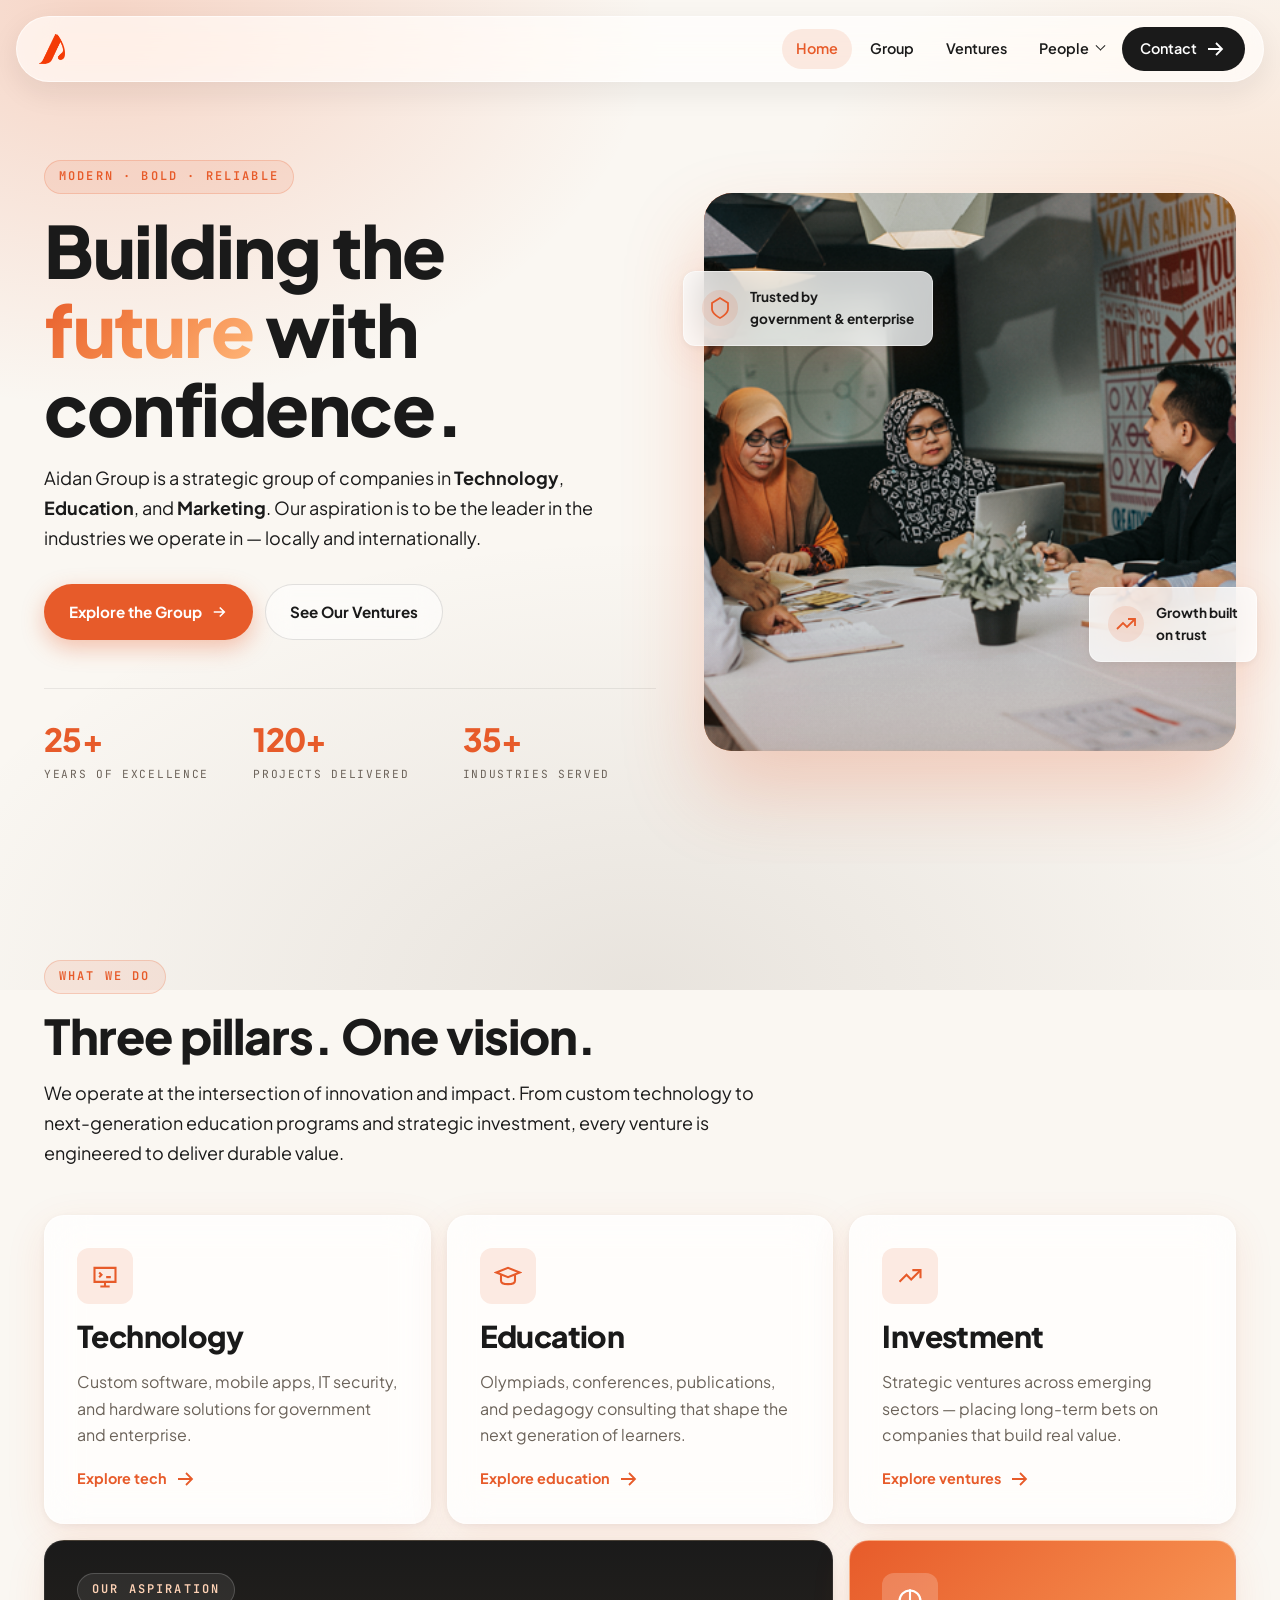
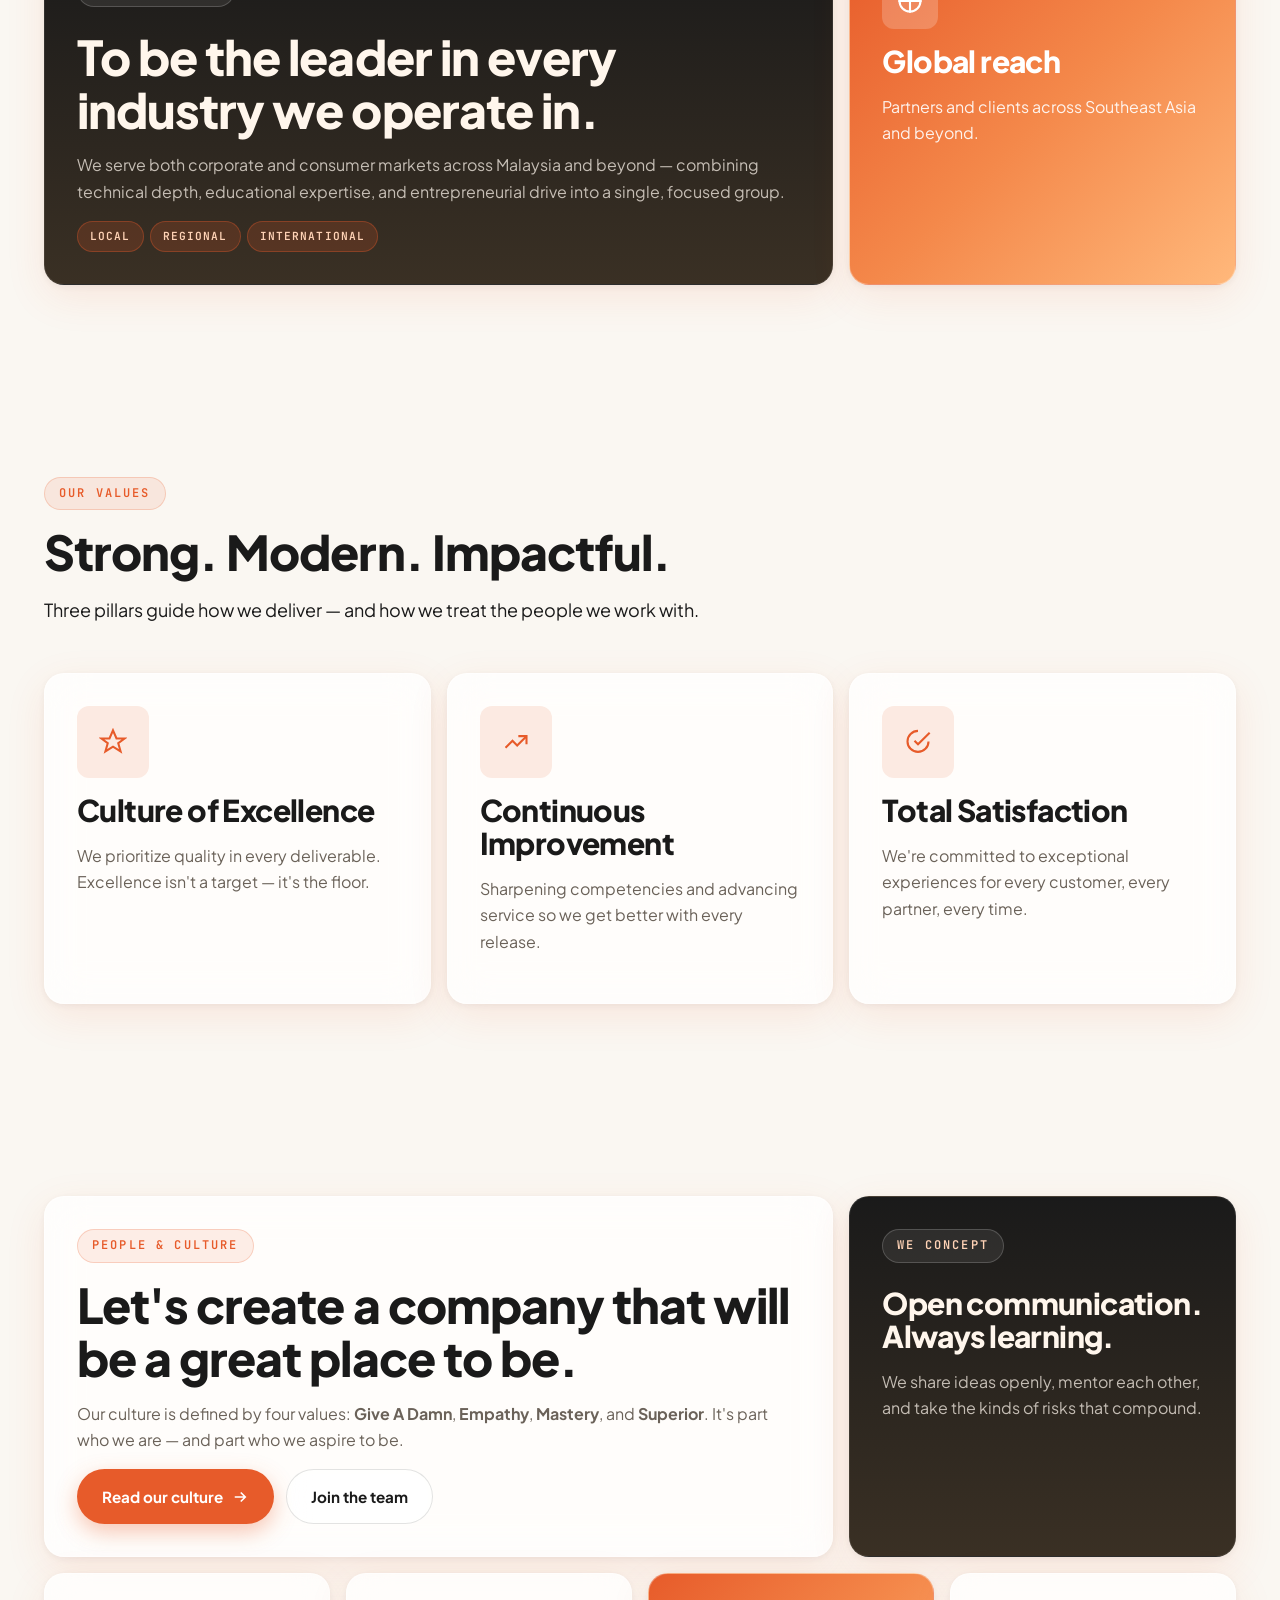
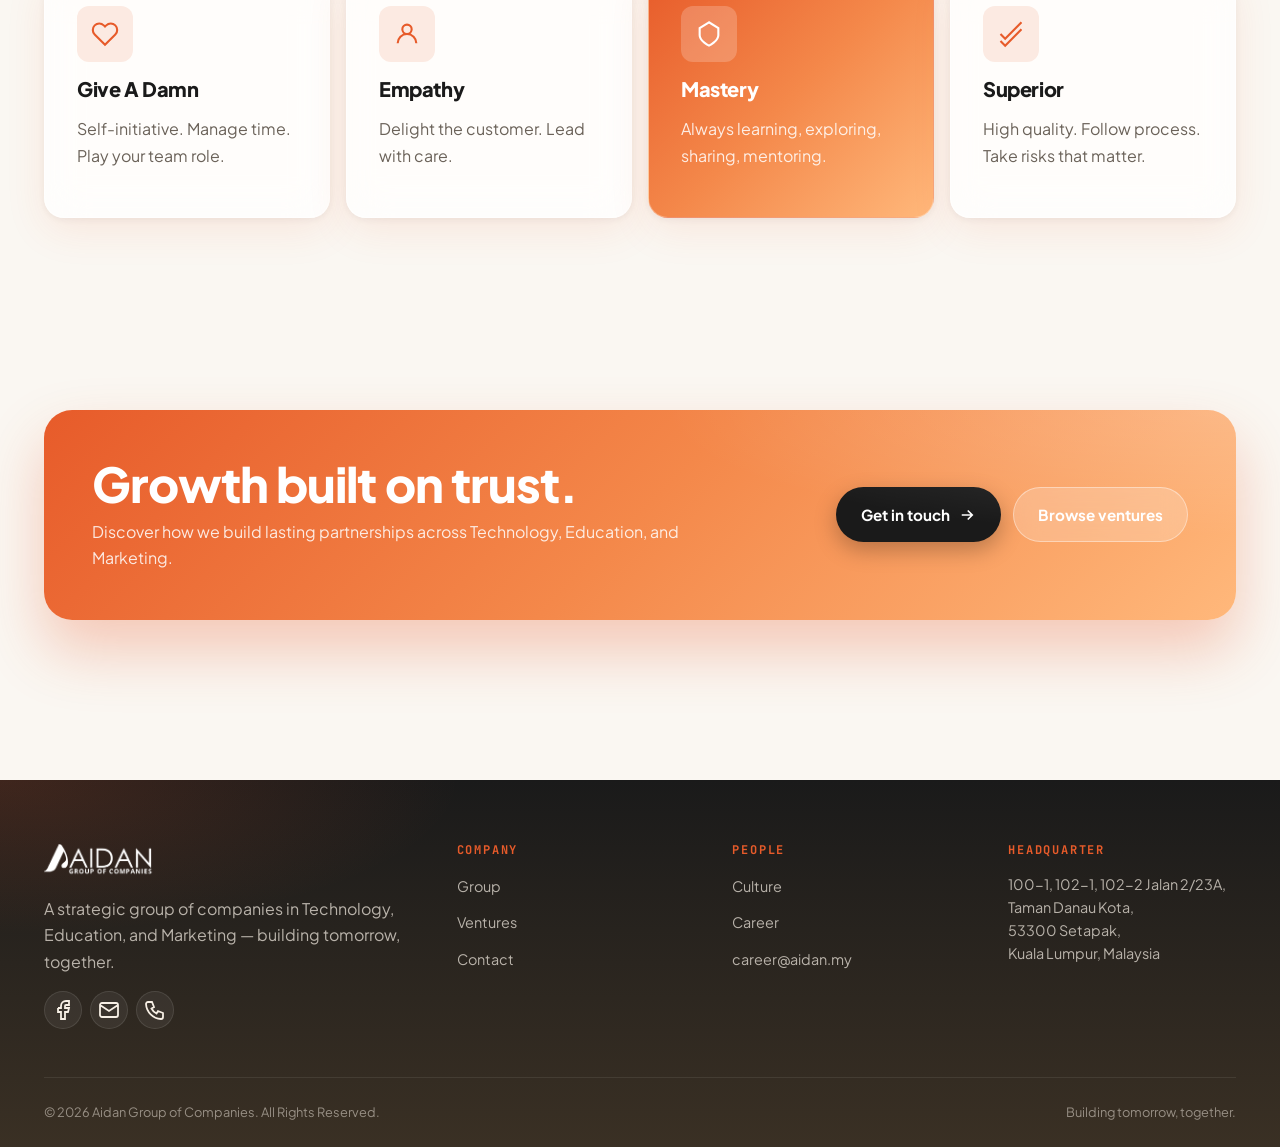
<file: index.html>
<!DOCTYPE html>
<html lang="en" data-base="" data-page="home">
<head>
  <meta charset="UTF-8" />
  <meta name="viewport" content="width=device-width, initial-scale=1.0" />
  <title>Aidan Group of Companies — Building Tomorrow, Together</title>
  <meta name="description" content="Aidan Group is a strategic group of companies in Technology, Education, and Marketing. Trusted by government and enterprise across Malaysia and the region." />
  <meta name="keywords" content="Aidan Group, Aidan Group of Companies, Aidan Technologies, Ardent Educational, Malaysia technology, education olympiads, government portals, software Malaysia, Kuala Lumpur" />
  <meta name="author" content="Aidan Group of Companies" />
  <meta name="robots" content="index, follow, max-image-preview:large" />
  <meta name="theme-color" content="#E75B2A" />
  <meta name="color-scheme" content="light" />
  <link rel="canonical" href="https://aidan.my/" />
  <link rel="icon" type="image/png" href="assets/images/logo-dark.png" />
  <link rel="apple-touch-icon" href="assets/images/logo-dark.png" />

  <!-- Open Graph -->
  <meta property="og:type" content="website" />
  <meta property="og:site_name" content="Aidan Group of Companies" />
  <meta property="og:locale" content="en_MY" />
  <meta property="og:title" content="Aidan Group of Companies — Building Tomorrow, Together" />
  <meta property="og:description" content="A strategic group of companies in Technology, Education, and Marketing. Trusted by government and enterprise across Malaysia and the region." />
  <meta property="og:url" content="https://aidan.my/" />
  <meta property="og:image" content="https://aidan.my/assets/images/og/home.png" />
  <meta property="og:image:secure_url" content="https://aidan.my/assets/images/og/home.png" />
  <meta property="og:image:type" content="image/png" />
  <meta property="og:image:width" content="1200" />
  <meta property="og:image:height" content="630" />
  <meta property="og:image:alt" content="Aidan Group — Building the future with confidence." />

  <!-- Twitter Card -->
  <meta name="twitter:card" content="summary_large_image" />
  <meta name="twitter:title" content="Aidan Group of Companies — Building Tomorrow, Together" />
  <meta name="twitter:description" content="A strategic group of companies in Technology, Education, and Marketing. Trusted by government and enterprise." />
  <meta name="twitter:image" content="https://aidan.my/assets/images/og/home.png" />
  <meta name="twitter:image:alt" content="Aidan Group — Building the future with confidence." />

  <link rel="preconnect" href="https://fonts.googleapis.com" />
  <link rel="preconnect" href="https://fonts.gstatic.com" crossorigin />
  <link href="https://fonts.googleapis.com/css2?family=Plus+Jakarta+Sans:wght@300;400;500;600;700;800;900&family=JetBrains+Mono:wght@400;500;600;700&display=swap" rel="stylesheet" />
  <link rel="stylesheet" href="assets/css/styles.css" />
  <link rel="stylesheet" href="assets/css/reveal.css" />

  <script type="application/ld+json">
  {
    "@context": "https://schema.org",
    "@graph": [
      {
        "@type": "Organization",
        "@id": "https://aidan.my/#org",
        "name": "Aidan Group of Companies",
        "alternateName": "Aidan Group",
        "url": "https://aidan.my/",
        "logo": "https://aidan.my/assets/images/logo-dark.png",
        "image": "https://aidan.my/assets/images/og/default.png",
        "description": "A strategic group of companies in Technology, Education, and Marketing.",
        "address": {
          "@type": "PostalAddress",
          "streetAddress": "100-1, 102-1, 102-2 Jalan 2/23A, Taman Danau Kota",
          "addressLocality": "Setapak",
          "addressRegion": "Kuala Lumpur",
          "postalCode": "53300",
          "addressCountry": "MY"
        },
        "contactPoint": [{
          "@type": "ContactPoint",
          "telephone": "+60-3-4143-0572",
          "email": "contact@aidan.my",
          "contactType": "customer service",
          "areaServed": "MY",
          "availableLanguage": ["en", "ms"]
        }],
        "sameAs": [
          "https://www.facebook.com/aidangroupofcompanies"
        ],
        "subOrganization": [
          { "@type": "Organization", "name": "Aidan Corporation Sdn Bhd" },
          { "@type": "Organization", "name": "Aidan Technologies Sdn Bhd" },
          { "@type": "Organization", "name": "Ardent Educational Sdn Bhd" }
        ]
      },
      {
        "@type": "WebSite",
        "@id": "https://aidan.my/#website",
        "url": "https://aidan.my/",
        "name": "Aidan Group of Companies",
        "publisher": { "@id": "https://aidan.my/#org" },
        "inLanguage": "en-MY"
      }
    ]
  }
  </script>
</head>
<body>
  <div id="nav-mount"></div>

  <!-- HERO -->
  <header class="hero">
    <div class="container">
      <div class="hero-grid">
        <div class="reveal">
          <span class="eyebrow">Modern · Bold · Reliable</span>
          <h1>Building the <span class="accent">future</span> with confidence.</h1>
          <p class="lead">
            Aidan Group is a strategic group of companies in
            <strong>Technology</strong>, <strong>Education</strong>, and <strong>Marketing</strong>.
            Our aspiration is to be the leader in the industries we operate in — locally and internationally.
          </p>
          <div class="hero-actions">
            <a href="group/" class="btn btn-primary">
              Explore the Group
              <svg class="ti" viewBox="0 0 24 24"><path d="M5 12h14M13 6l6 6-6 6"/></svg>
            </a>
            <a href="ventures/" class="btn btn-secondary">
              See Our Ventures
            </a>
          </div>

          <div class="hero-stats">
            <div class="hero-stat">
              <div class="num">25+</div>
              <div class="label">Years of Excellence</div>
            </div>
            <div class="hero-stat">
              <div class="num">120+</div>
              <div class="label">Projects Delivered</div>
            </div>
            <div class="hero-stat">
              <div class="num">35+</div>
              <div class="label">Industries Served</div>
            </div>
          </div>
        </div>

        <div class="reveal d-2">
          <div class="hero-visual-wrap">
            <div class="hero-visual">
              <img src="assets/images/what-we-do.png" alt="Aidan team building together" />
            </div>
            <div class="hero-float-card fc-1">
              <span class="dot">
                <svg class="ti" viewBox="0 0 24 24"><path d="M12 2 4 7v6c0 5 8 9 8 9s8-4 8-9V7l-8-5z"/></svg>
              </span>
              <span>Trusted by<br/>government &amp; enterprise</span>
            </div>
            <div class="hero-float-card fc-2">
              <span class="dot">
                <svg class="ti" viewBox="0 0 24 24"><path d="M3 17l6-6 4 4 8-8"/><path d="M14 7h7v7"/></svg>
              </span>
              <span>Growth built<br/>on trust</span>
            </div>
          </div>
        </div>
      </div>
    </div>
  </header>

  <!-- WHAT WE DO -->
  <section id="what-we-do">
    <div class="container">
      <div class="section-head reveal">
        <span class="eyebrow">What we do</span>
        <h2>Three pillars. One vision.</h2>
        <p class="lead">
          We operate at the intersection of innovation and impact. From custom technology to next-generation education programs
          and strategic investment, every venture is engineered to deliver durable value.
        </p>
      </div>

      <div class="bento">
        <article class="bento-card span-4 reveal">
          <div class="icon-tile">
            <svg class="ti" viewBox="0 0 24 24"><path d="M3 5h18v12H3z"/><path d="M8 21h8M12 17v4"/><path d="M7 9l2 2-2 2M13 13h4"/></svg>
          </div>
          <h3>Technology</h3>
          <p>Custom software, mobile apps, IT security, and hardware solutions for government and enterprise.</p>
          <a class="job-apply" href="ventures/#technology">
            Explore tech
            <svg class="ti" viewBox="0 0 24 24"><path d="M5 12h14M13 6l6 6-6 6"/></svg>
          </a>
        </article>

        <article class="bento-card span-4 reveal d-1">
          <div class="icon-tile">
            <svg class="ti" viewBox="0 0 24 24"><path d="M22 9 12 5 2 9l10 4 10-4z"/><path d="M6 11v5c0 2 3 3 6 3s6-1 6-3v-5"/></svg>
          </div>
          <h3>Education</h3>
          <p>Olympiads, conferences, publications, and pedagogy consulting that shape the next generation of learners.</p>
          <a class="job-apply" href="ventures/#education">
            Explore education
            <svg class="ti" viewBox="0 0 24 24"><path d="M5 12h14M13 6l6 6-6 6"/></svg>
          </a>
        </article>

        <article class="bento-card span-4 reveal d-2">
          <div class="icon-tile">
            <svg class="ti" viewBox="0 0 24 24"><path d="M3 17l6-6 4 4 8-8"/><path d="M14 7h7v7"/></svg>
          </div>
          <h3>Investment</h3>
          <p>Strategic ventures across emerging sectors — placing long-term bets on companies that build real value.</p>
          <a class="job-apply" href="ventures/#others">
            Explore ventures
            <svg class="ti" viewBox="0 0 24 24"><path d="M5 12h14M13 6l6 6-6 6"/></svg>
          </a>
        </article>

        <!-- Wide showcase -->
        <article class="bento-card span-8 dark reveal">
          <span class="eyebrow on-dark">Our aspiration</span>
          <h2 style="margin-top: 8px;">To be the leader in every industry we operate in.</h2>
          <p>
            We serve both corporate and consumer markets across Malaysia and beyond — combining technical depth,
            educational expertise, and entrepreneurial drive into a single, focused group.
          </p>
          <div class="chip-row mt-4">
            <span class="chip" style="color:#FFD3B6; background: rgba(231,91,42,.18); border-color: rgba(231,91,42,.35);">Local</span>
            <span class="chip" style="color:#FFD3B6; background: rgba(231,91,42,.18); border-color: rgba(231,91,42,.35);">Regional</span>
            <span class="chip" style="color:#FFD3B6; background: rgba(231,91,42,.18); border-color: rgba(231,91,42,.35);">International</span>
          </div>
        </article>

        <article class="bento-card span-4 accent reveal d-1">
          <div class="icon-tile">
            <svg class="ti" viewBox="0 0 24 24"><path d="M12 2v20M2 12h20"/><circle cx="12" cy="12" r="9"/></svg>
          </div>
          <h3 style="color:#fff;">Global reach</h3>
          <p style="color: rgba(255,255,255,.9);">Partners and clients across Southeast Asia and beyond.</p>
        </article>
      </div>
    </div>
  </section>

  <!-- VALUES -->
  <section id="values">
    <div class="container">
      <div class="section-head reveal">
        <span class="eyebrow">Our values</span>
        <h2>Strong. Modern. Impactful.</h2>
        <p class="lead">Three pillars guide how we deliver — and how we treat the people we work with.</p>
      </div>

      <div class="bento">
        <article class="bento-card span-4 reveal">
          <div class="icon-tile lg">
            <svg class="ti" viewBox="0 0 24 24"><path d="M12 2l3 7h7l-5.5 4 2 7L12 16l-6.5 4 2-7L2 9h7z"/></svg>
          </div>
          <h3>Culture of Excellence</h3>
          <p>We prioritize quality in every deliverable. Excellence isn't a target — it's the floor.</p>
        </article>

        <article class="bento-card span-4 reveal d-1">
          <div class="icon-tile lg">
            <svg class="ti" viewBox="0 0 24 24"><path d="M3 17l6-6 4 4 8-8"/><path d="M14 7h7v7"/></svg>
          </div>
          <h3>Continuous Improvement</h3>
          <p>Sharpening competencies and advancing service so we get better with every release.</p>
        </article>

        <article class="bento-card span-4 reveal d-2">
          <div class="icon-tile lg">
            <svg class="ti" viewBox="0 0 24 24"><path d="M21 11.5a9 9 0 1 1-9-9"/><path d="M22 4 12 14l-3-3"/></svg>
          </div>
          <h3>Total Satisfaction</h3>
          <p>We're committed to exceptional experiences for every customer, every partner, every time.</p>
        </article>
      </div>
    </div>
  </section>

  <!-- CULTURE PREVIEW -->
  <section id="culture-preview">
    <div class="container">
      <div class="bento">
        <article class="bento-card span-8 reveal">
          <span class="eyebrow">People &amp; Culture</span>
          <h2>Let's create a company that will be a great place to be.</h2>
          <p>
            Our culture is defined by four values: <strong>Give A Damn</strong>, <strong>Empathy</strong>,
            <strong>Mastery</strong>, and <strong>Superior</strong>. It's part who we are — and part who we aspire to be.
          </p>
          <div class="flex gap-3 wrap mt-4">
            <a href="people/culture/" class="btn btn-primary">
              Read our culture
              <svg class="ti" viewBox="0 0 24 24"><path d="M5 12h14M13 6l6 6-6 6"/></svg>
            </a>
            <a href="people/career/" class="btn btn-secondary">Join the team</a>
          </div>
        </article>

        <article class="bento-card span-4 dark reveal d-1">
          <span class="eyebrow on-dark">We concept</span>
          <h3 style="margin-top: 8px;">Open communication. Always learning.</h3>
          <p>We share ideas openly, mentor each other, and take the kinds of risks that compound.</p>
        </article>

        <article class="bento-card span-3 reveal">
          <div class="icon-tile">
            <svg class="ti" viewBox="0 0 24 24"><path d="M20.84 4.61a5.5 5.5 0 0 0-7.78 0L12 5.67l-1.06-1.06a5.5 5.5 0 0 0-7.78 7.78l1.06 1.06L12 21.23l7.78-7.78 1.06-1.06a5.5 5.5 0 0 0 0-7.78z"/></svg>
          </div>
          <h4>Give A Damn</h4>
          <p>Self-initiative. Manage time. Play your team role.</p>
        </article>

        <article class="bento-card span-3 reveal d-1">
          <div class="icon-tile">
            <svg class="ti" viewBox="0 0 24 24"><circle cx="12" cy="8" r="4"/><path d="M4 20a8 8 0 0 1 16 0"/></svg>
          </div>
          <h4>Empathy</h4>
          <p>Delight the customer. Lead with care.</p>
        </article>

        <article class="bento-card span-3 accent reveal d-2">
          <div class="icon-tile">
            <svg class="ti" viewBox="0 0 24 24"><path d="M12 2 4 7v6c0 5 8 9 8 9s8-4 8-9V7l-8-5z"/></svg>
          </div>
          <h4>Mastery</h4>
          <p>Always learning, exploring, sharing, mentoring.</p>
        </article>

        <article class="bento-card span-3 reveal d-3">
          <div class="icon-tile">
            <svg class="ti" viewBox="0 0 24 24"><path d="M3 12l4 4 14-14"/><path d="M3 18l4 4 14-14"/></svg>
          </div>
          <h4>Superior</h4>
          <p>High quality. Follow process. Take risks that matter.</p>
        </article>
      </div>
    </div>
  </section>

  <!-- CTA -->
  <section>
    <div class="container">
      <div class="cta-strip reveal">
        <div>
          <h2>Growth built on trust.</h2>
          <p>Discover how we build lasting partnerships across Technology, Education, and Marketing.</p>
        </div>
        <div class="flex gap-3 wrap">
          <a href="contact/" class="btn btn-primary">
            Get in touch
            <svg class="ti" viewBox="0 0 24 24"><path d="M5 12h14M13 6l6 6-6 6"/></svg>
          </a>
          <a href="ventures/" class="btn btn-secondary" style="background: rgba(255,255,255,.2); color: #fff; border-color: rgba(255,255,255,.4);">Browse ventures</a>
        </div>
      </div>
    </div>
  </section>

  <div id="footer-mount"></div>

  <script src="assets/js/partials.js"></script>
  <script src="assets/js/main.js"></script>
</body>
</html>
</file>
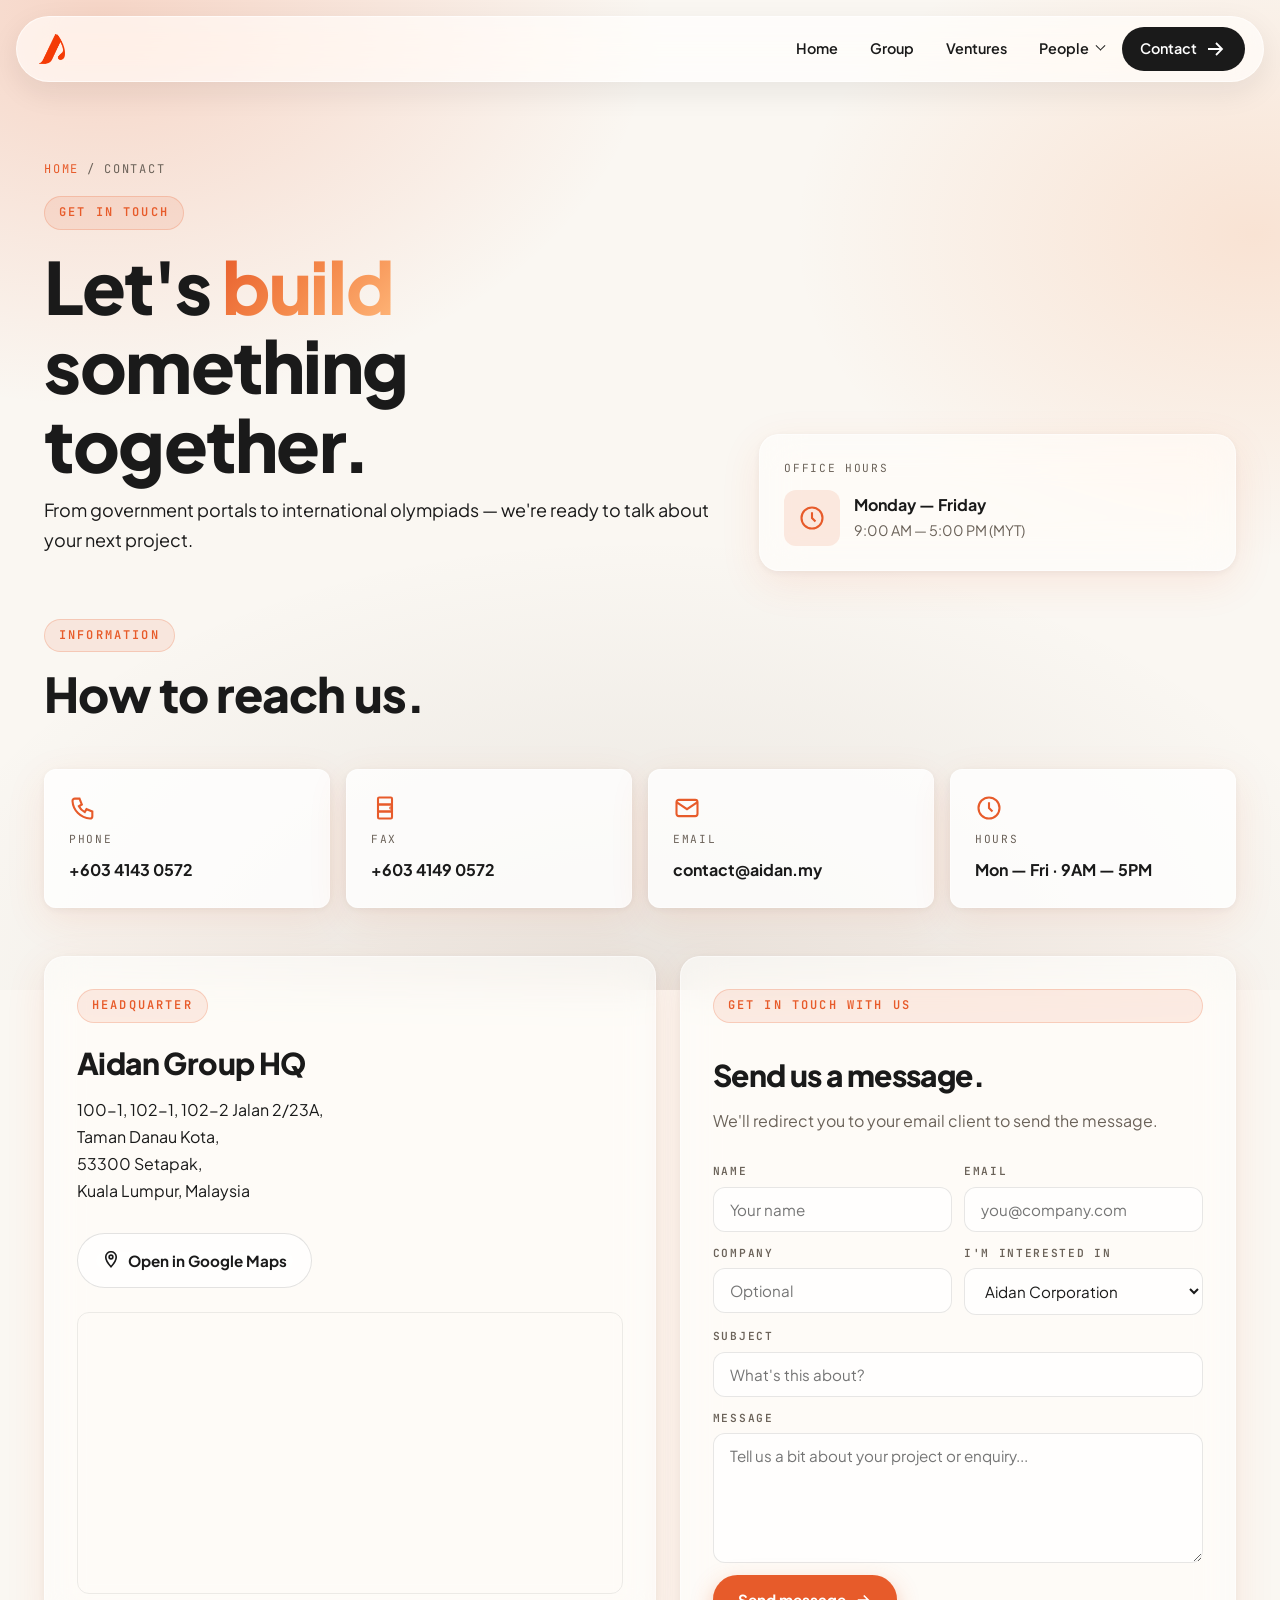
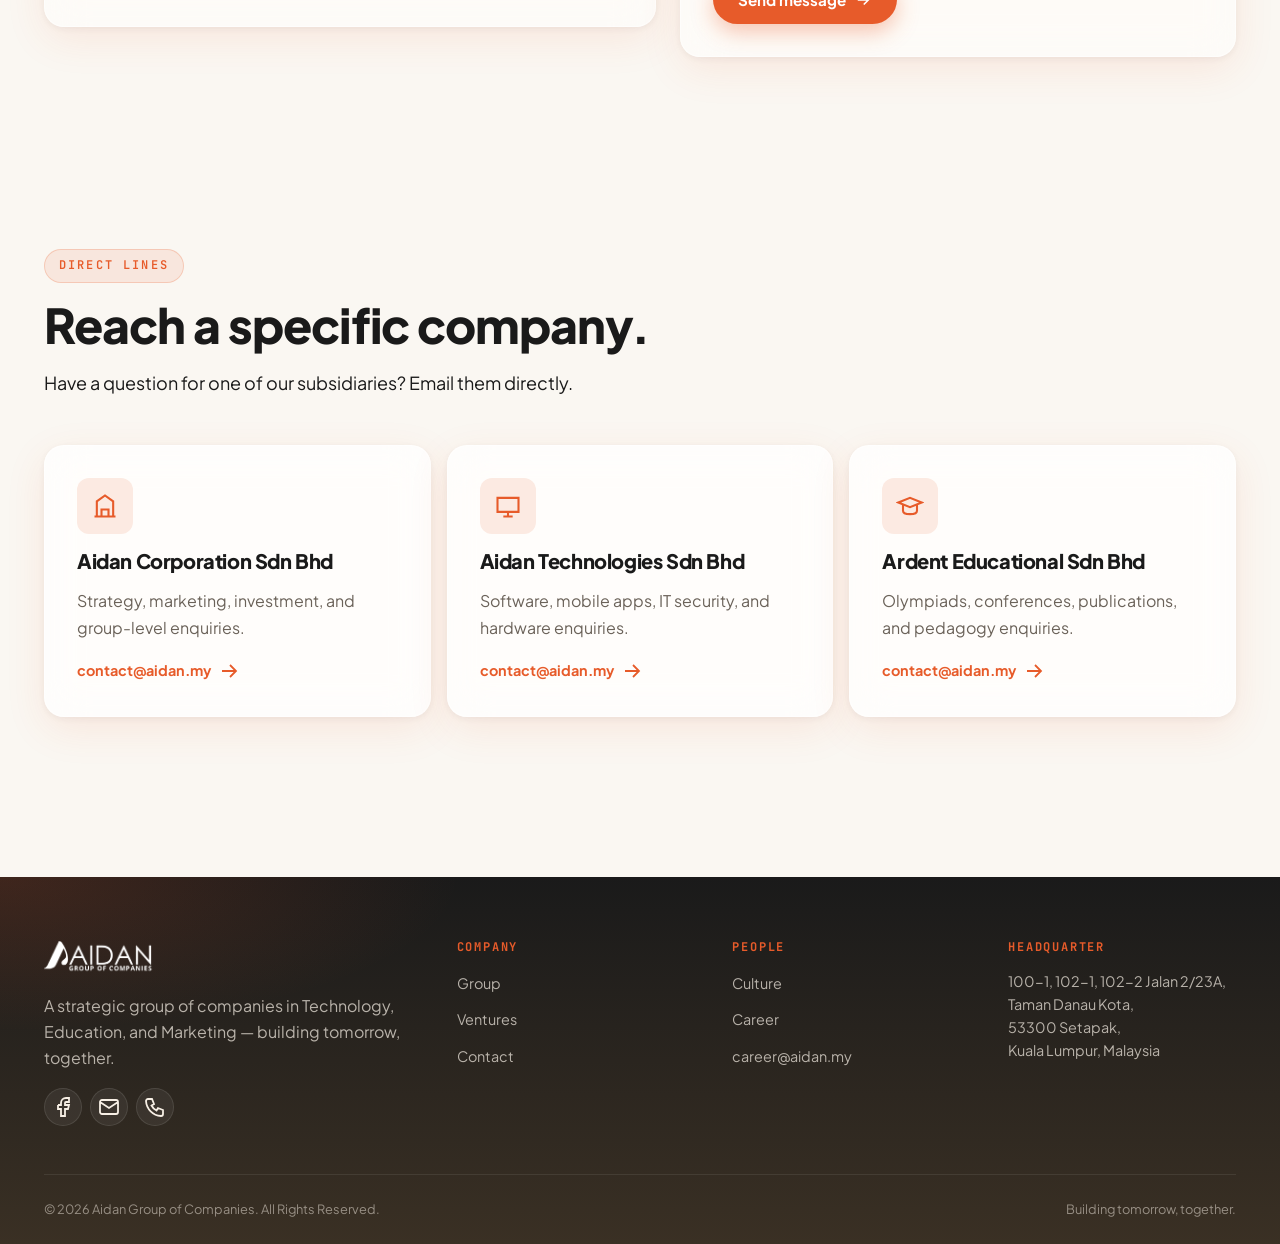
<file: contact/index.html>
<!DOCTYPE html>
<html lang="en" data-base="../" data-page="contact">
<head>
  <meta charset="UTF-8" />
  <meta name="viewport" content="width=device-width, initial-scale=1.0" />
  <title>Contact — Aidan Group of Companies</title>
  <meta name="description" content="Get in touch with Aidan Group of Companies. HQ in Setapak, Kuala Lumpur. Reach us by phone, email, or in person — Monday to Friday, 9AM–5PM." />
  <meta name="keywords" content="Aidan contact, Aidan Group Kuala Lumpur, contact Aidan Malaysia, Setapak office, Taman Danau Kota" />
  <meta name="author" content="Aidan Group of Companies" />
  <meta name="robots" content="index, follow, max-image-preview:large" />
  <meta name="theme-color" content="#E75B2A" />
  <link rel="canonical" href="https://aidan.my/contact/" />
  <link rel="icon" type="image/png" href="../assets/images/logo-dark.png" />
  <link rel="apple-touch-icon" href="../assets/images/logo-dark.png" />

  <!-- Open Graph -->
  <meta property="og:type" content="website" />
  <meta property="og:site_name" content="Aidan Group of Companies" />
  <meta property="og:locale" content="en_MY" />
  <meta property="og:title" content="Contact — Aidan Group of Companies" />
  <meta property="og:description" content="Get in touch — Kuala Lumpur, Malaysia · +603 4143 0572 · contact@aidan.my" />
  <meta property="og:url" content="https://aidan.my/contact/" />
  <meta property="og:image" content="https://aidan.my/assets/images/og/contact.png" />
  <meta property="og:image:secure_url" content="https://aidan.my/assets/images/og/contact.png" />
  <meta property="og:image:type" content="image/png" />
  <meta property="og:image:width" content="1200" />
  <meta property="og:image:height" content="630" />
  <meta property="og:image:alt" content="Contact Aidan Group — let's build something together." />

  <!-- Twitter Card -->
  <meta name="twitter:card" content="summary_large_image" />
  <meta name="twitter:title" content="Contact — Aidan Group of Companies" />
  <meta name="twitter:description" content="Kuala Lumpur, Malaysia · +603 4143 0572 · contact@aidan.my" />
  <meta name="twitter:image" content="https://aidan.my/assets/images/og/contact.png" />

  <link rel="preconnect" href="https://fonts.googleapis.com" />
  <link rel="preconnect" href="https://fonts.gstatic.com" crossorigin />
  <link href="https://fonts.googleapis.com/css2?family=Plus+Jakarta+Sans:wght@300;400;500;600;700;800;900&family=JetBrains+Mono:wght@400;500;600;700&display=swap" rel="stylesheet" />
  <link rel="stylesheet" href="../assets/css/styles.css" />
  <link rel="stylesheet" href="../assets/css/reveal.css" />

  <script type="application/ld+json">
  {
    "@context": "https://schema.org",
    "@type": "ContactPage",
    "url": "https://aidan.my/contact/",
    "name": "Contact — Aidan Group of Companies",
    "mainEntity": {
      "@type": "Organization",
      "name": "Aidan Group of Companies",
      "telephone": "+60-3-4143-0572",
      "email": "contact@aidan.my",
      "address": {
        "@type": "PostalAddress",
        "streetAddress": "100-1, 102-1, 102-2 Jalan 2/23A, Taman Danau Kota",
        "addressLocality": "Setapak",
        "addressRegion": "Kuala Lumpur",
        "postalCode": "53300",
        "addressCountry": "MY"
      },
      "openingHoursSpecification": [{
        "@type": "OpeningHoursSpecification",
        "dayOfWeek": ["Monday", "Tuesday", "Wednesday", "Thursday", "Friday"],
        "opens": "09:00",
        "closes": "17:00"
      }]
    }
  }
  </script>
</head>
<body>
  <div id="nav-mount"></div>

  <!-- PAGE HEADER -->
  <header class="page-header">
    <div class="container">
      <div class="page-header-inner">
        <div class="reveal">
          <div class="breadcrumb"><a href="../">Home</a> <span>/</span> <span>Contact</span></div>
          <span class="eyebrow">Get in touch</span>
          <h1>Let's <span style="background: var(--grad-sunset); -webkit-background-clip: text; background-clip: text; color: transparent;">build</span> something together.</h1>
          <p class="lead">
            From government portals to international olympiads — we're ready to talk about your next project.
          </p>
        </div>
        <div class="reveal d-2">
          <div class="glass" style="padding: 24px;">
            <div style="font-family: var(--font-mono); font-size: .7rem; letter-spacing: .15em; text-transform: uppercase; color: var(--color-muted); margin-bottom: 12px;">Office hours</div>
            <div style="display:flex; align-items:center; gap:14px;">
              <span class="icon-tile" style="margin: 0;">
                <svg class="ti" viewBox="0 0 24 24"><circle cx="12" cy="12" r="9"/><path d="M12 7v5l3 3"/></svg>
              </span>
              <div>
                <div style="font-weight: 700;">Monday — Friday</div>
                <div class="muted" style="font-size: .9rem;">9:00 AM — 5:00 PM (MYT)</div>
              </div>
            </div>
          </div>
        </div>
      </div>
    </div>
  </header>

  <!-- CONTACT INFO -->
  <section style="padding-top: 0;">
    <div class="container">
      <div class="section-head reveal">
        <span class="eyebrow">Information</span>
        <h2>How to reach us.</h2>
      </div>

      <div class="contact-card-row" style="grid-template-columns: repeat(4, 1fr); margin-bottom: 48px;">
        <div class="contact-card reveal">
          <svg class="ti" viewBox="0 0 24 24"><path d="M5 4h4l2 5-2.5 1.5a11 11 0 0 0 5 5l1.5-2.5 5 2v4a2 2 0 0 1-2 2A16 16 0 0 1 3 6a2 2 0 0 1 2-2"/></svg>
          <span class="label">Phone</span>
          <span class="value"><a href="tel:+60341430572">+603 4143 0572</a></span>
        </div>
        <div class="contact-card reveal d-1">
          <svg class="ti" viewBox="0 0 24 24"><rect x="6" y="3" width="12" height="6" rx="1"/><rect x="6" y="15" width="12" height="6" rx="1"/><path d="M6 9h12v6H6z"/><circle cx="17" cy="12" r=".5"/></svg>
          <span class="label">Fax</span>
          <span class="value">+603 4149 0572</span>
        </div>
        <div class="contact-card reveal d-2">
          <svg class="ti" viewBox="0 0 24 24"><path d="M3 7a2 2 0 0 1 2-2h14a2 2 0 0 1 2 2v10a2 2 0 0 1-2 2H5a2 2 0 0 1-2-2zM3 7l9 6 9-6"/></svg>
          <span class="label">Email</span>
          <span class="value"><a href="mailto:contact@aidan.my">contact@aidan.my</a></span>
        </div>
        <div class="contact-card reveal d-3">
          <svg class="ti" viewBox="0 0 24 24"><circle cx="12" cy="12" r="9"/><path d="M12 7v5l3 3"/></svg>
          <span class="label">Hours</span>
          <span class="value">Mon — Fri · 9AM — 5PM</span>
        </div>
      </div>

      <div class="contact-grid">
        <!-- HQ + MAP -->
        <div class="reveal">
          <div class="glass" style="padding: 32px;">
            <span class="eyebrow">Headquarter</span>
            <h3 style="margin-top: 8px;">Aidan Group HQ</h3>
            <p style="font-size: 1rem; color: var(--color-text); line-height: 1.7;">
              100-1, 102-1, 102-2 Jalan 2/23A,<br/>
              Taman Danau Kota,<br/>
              53300 Setapak,<br/>
              Kuala Lumpur, Malaysia
            </p>
            <a class="btn btn-secondary mt-3" target="_blank" rel="noopener" href="https://maps.google.com/?q=Taman+Danau+Kota+Setapak+Kuala+Lumpur">
              <svg class="ti" viewBox="0 0 24 24"><path d="M12 21s7-7.5 7-13a7 7 0 0 0-14 0c0 5.5 7 13 7 13z"/><circle cx="12" cy="8" r="2.5"/></svg>
              Open in Google Maps
            </a>
            <div style="margin-top: 24px; border-radius: var(--radius-md); overflow: hidden; border: 1px solid rgba(26,26,26,.08);">
              <iframe
                title="Aidan Group HQ map"
                src="https://www.google.com/maps?q=Taman+Danau+Kota+Setapak+Kuala+Lumpur&output=embed"
                width="100%"
                height="280"
                style="border: 0; display: block;"
                loading="lazy"
                referrerpolicy="no-referrer-when-downgrade">
              </iframe>
            </div>
          </div>
        </div>

        <!-- FORM -->
        <div class="reveal d-1">
          <form class="glass glass-form" onsubmit="event.preventDefault(); window.location.href='mailto:contact@aidan.my?subject=' + encodeURIComponent(this.subject.value || 'Hello Aidan') + '&body=' + encodeURIComponent('Name: ' + this.name.value + '\nEmail: ' + this.email.value + '\nCompany: ' + (this.company.value||'-') + '\nInterested in: ' + this.interest.value + '\n\n' + this.message.value);">
            <span class="eyebrow">Get in touch with us</span>
            <h3 style="margin-top: 8px; margin-bottom: 4px;">Send us a message.</h3>
            <p class="muted" style="margin-bottom: 16px;">We'll redirect you to your email client to send the message.</p>

            <div class="form-row">
              <div class="field">
                <label for="c-name">Name</label>
                <input id="c-name" name="name" type="text" required placeholder="Your name" />
              </div>
              <div class="field">
                <label for="c-email">Email</label>
                <input id="c-email" name="email" type="email" required placeholder="you@company.com" />
              </div>
            </div>

            <div class="form-row">
              <div class="field">
                <label for="c-company">Company</label>
                <input id="c-company" name="company" type="text" placeholder="Optional" />
              </div>
              <div class="field">
                <label for="c-interest">I'm interested in</label>
                <select id="c-interest" name="interest" required>
                  <option value="Aidan Corporation">Aidan Corporation</option>
                  <option value="Aidan Technologies">Aidan Technologies</option>
                  <option value="Ardent Educational">Ardent Educational</option>
                  <option value="Career enquiry">Career enquiry</option>
                  <option value="Other">Other</option>
                </select>
              </div>
            </div>

            <div class="field">
              <label for="c-subject">Subject</label>
              <input id="c-subject" name="subject" type="text" placeholder="What's this about?" />
            </div>

            <div class="field">
              <label for="c-message">Message</label>
              <textarea id="c-message" name="message" required placeholder="Tell us a bit about your project or enquiry..."></textarea>
            </div>

            <button type="submit" class="btn btn-primary" style="justify-self: start;">
              Send message
              <svg class="ti" viewBox="0 0 24 24"><path d="M5 12h14M13 6l6 6-6 6"/></svg>
            </button>
          </form>
        </div>
      </div>
    </div>
  </section>

  <!-- SUBSIDIARY DIRECT CONTACTS -->
  <section>
    <div class="container">
      <div class="section-head reveal">
        <span class="eyebrow">Direct lines</span>
        <h2>Reach a specific company.</h2>
        <p class="lead">Have a question for one of our subsidiaries? Email them directly.</p>
      </div>

      <div class="bento">
        <article class="bento-card span-4 reveal">
          <div class="icon-tile">
            <svg class="ti" viewBox="0 0 24 24"><path d="M3 21h18M5 21V8l7-5 7 5v13M9 21v-6h6v6"/></svg>
          </div>
          <h4>Aidan Corporation Sdn Bhd</h4>
          <p>Strategy, marketing, investment, and group-level enquiries.</p>
          <a class="job-apply" href="mailto:contact@aidan.my?subject=Aidan Corporation enquiry">
            contact@aidan.my
            <svg class="ti" viewBox="0 0 24 24"><path d="M5 12h14M13 6l6 6-6 6"/></svg>
          </a>
        </article>

        <article class="bento-card span-4 reveal d-1">
          <div class="icon-tile">
            <svg class="ti" viewBox="0 0 24 24"><path d="M3 5h18v12H3z"/><path d="M8 21h8M12 17v4"/></svg>
          </div>
          <h4>Aidan Technologies Sdn Bhd</h4>
          <p>Software, mobile apps, IT security, and hardware enquiries.</p>
          <a class="job-apply" href="mailto:contact@aidan.my?subject=Aidan Technologies enquiry">
            contact@aidan.my
            <svg class="ti" viewBox="0 0 24 24"><path d="M5 12h14M13 6l6 6-6 6"/></svg>
          </a>
        </article>

        <article class="bento-card span-4 reveal d-2">
          <div class="icon-tile">
            <svg class="ti" viewBox="0 0 24 24"><path d="M22 9 12 5 2 9l10 4 10-4z"/><path d="M6 11v5c0 2 3 3 6 3s6-1 6-3v-5"/></svg>
          </div>
          <h4>Ardent Educational Sdn Bhd</h4>
          <p>Olympiads, conferences, publications, and pedagogy enquiries.</p>
          <a class="job-apply" href="mailto:contact@aidan.my?subject=Ardent Educational enquiry">
            contact@aidan.my
            <svg class="ti" viewBox="0 0 24 24"><path d="M5 12h14M13 6l6 6-6 6"/></svg>
          </a>
        </article>
      </div>
    </div>
  </section>

  <div id="footer-mount"></div>

  <script src="../assets/js/partials.js"></script>
  <script src="../assets/js/main.js"></script>
</body>
</html>
</file>
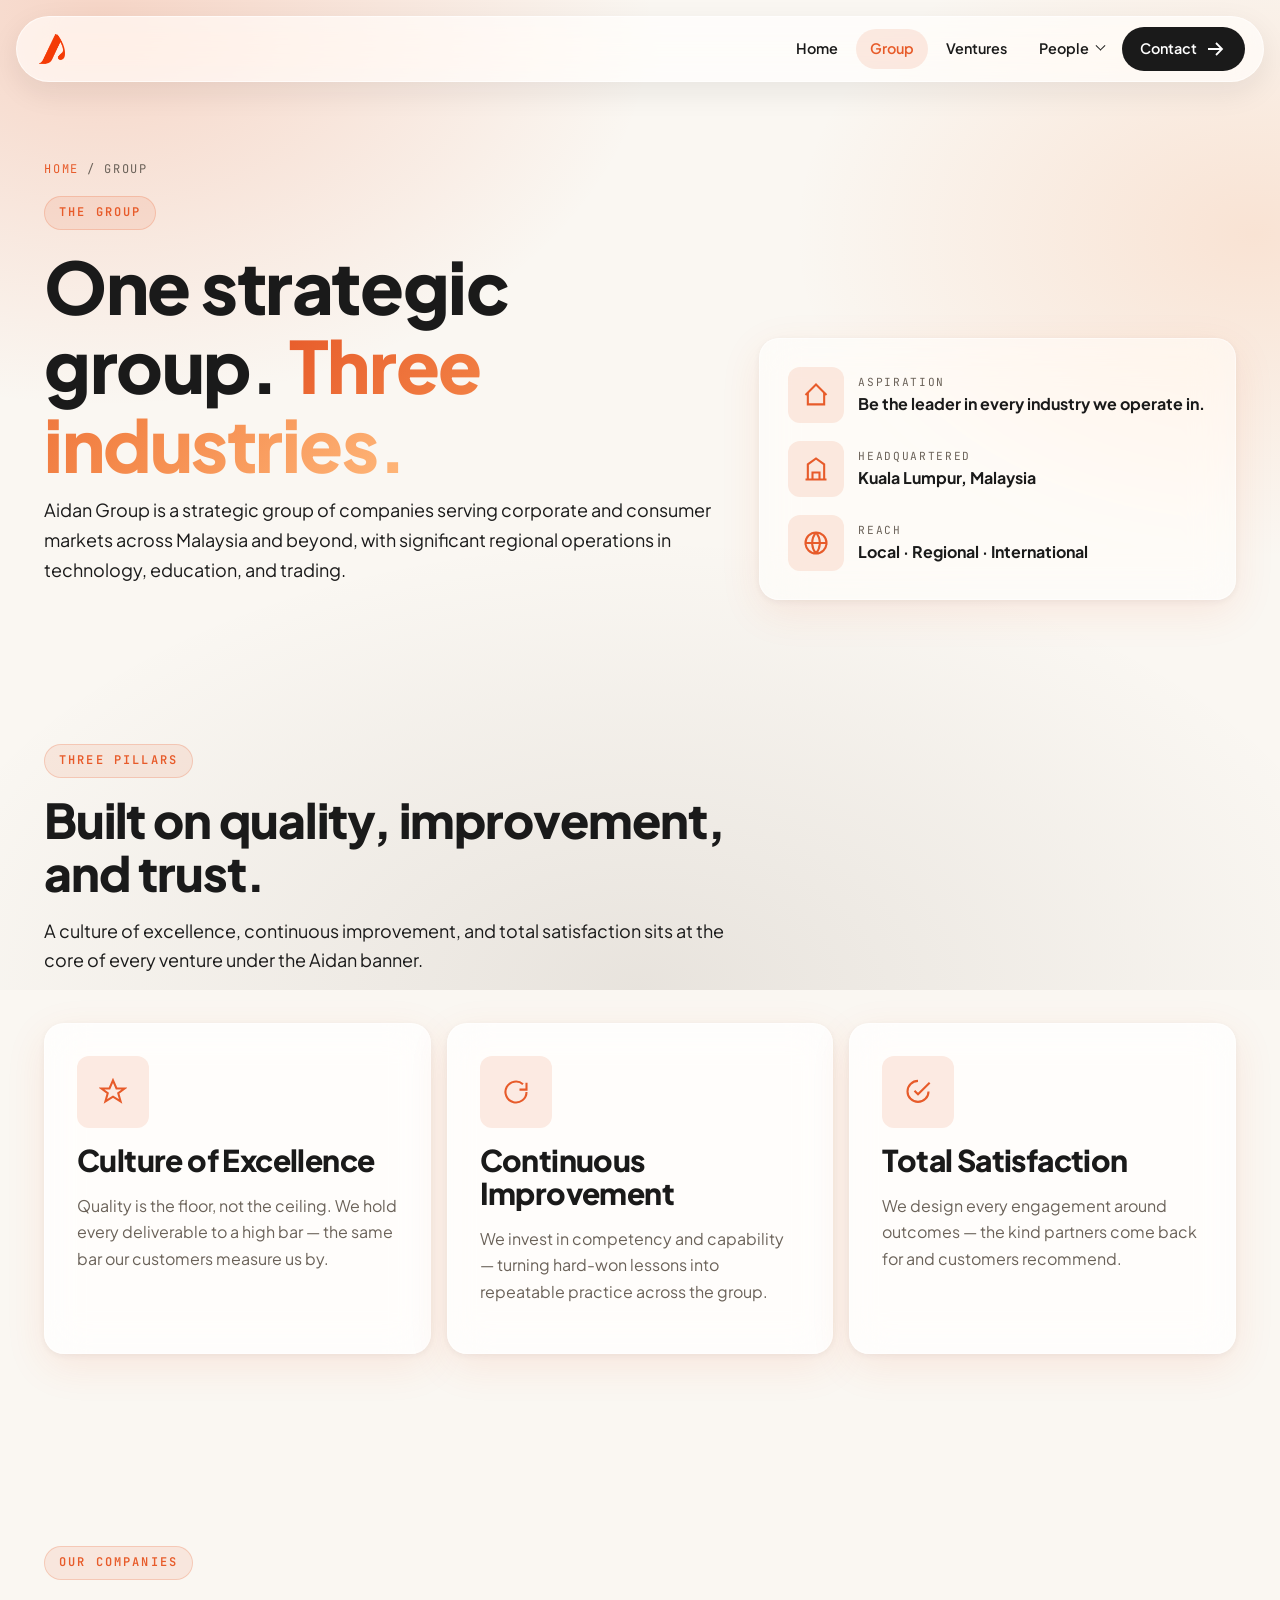
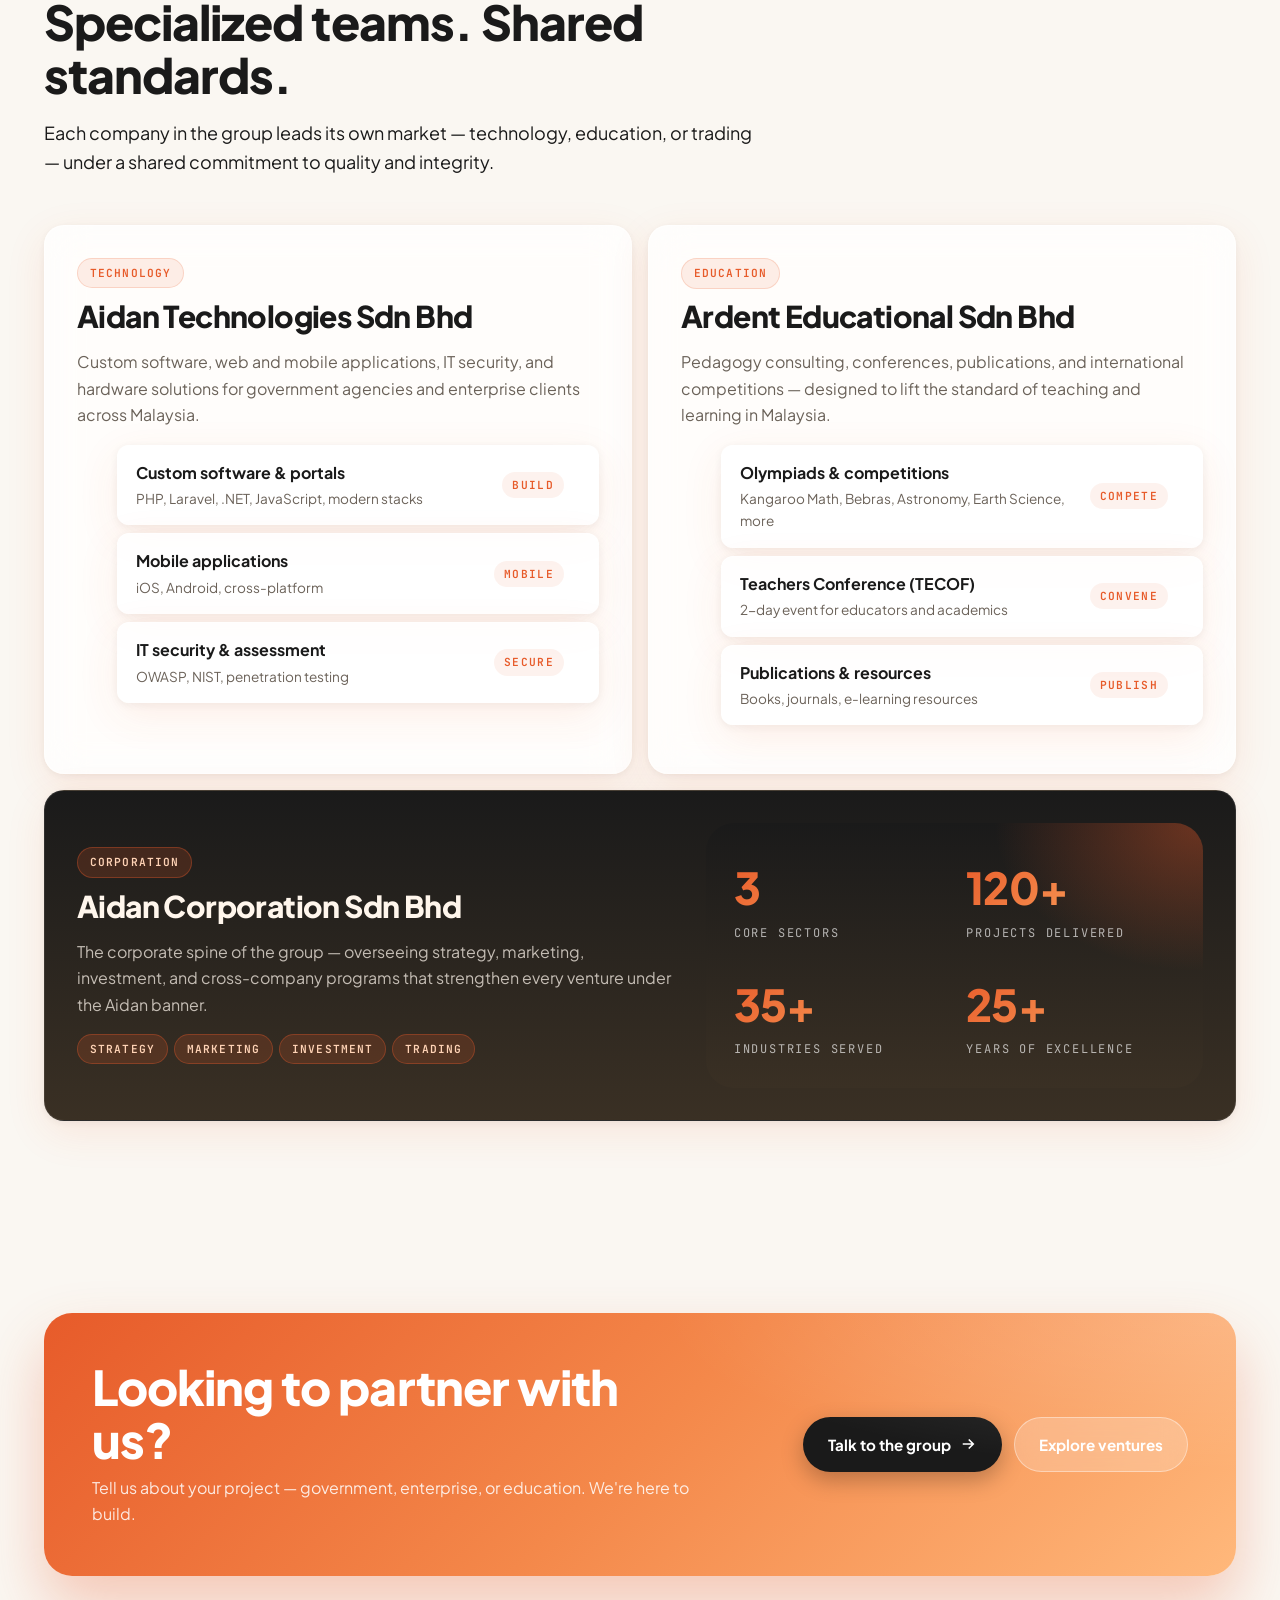
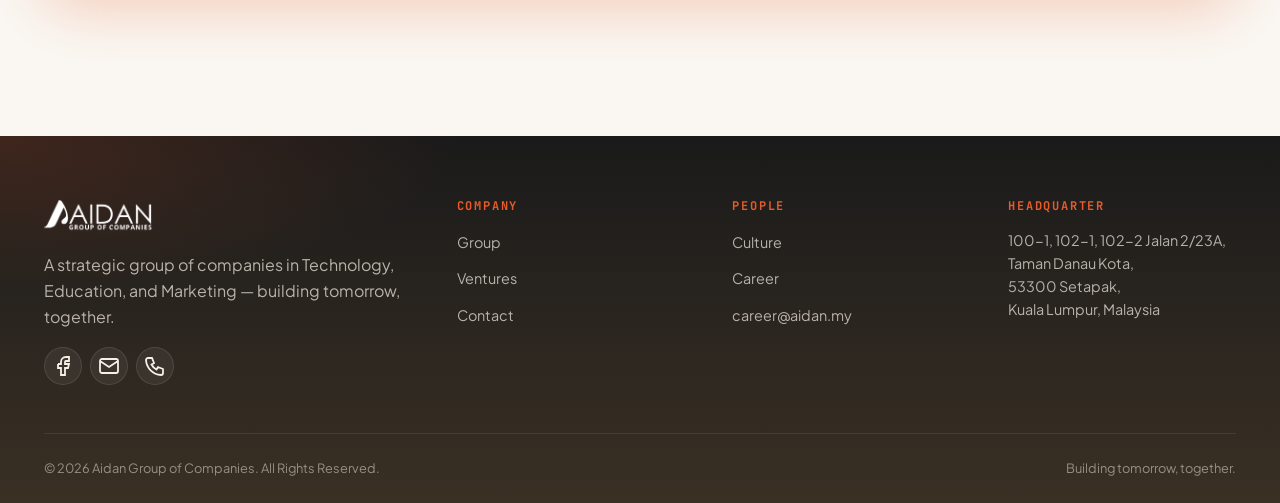
<file: group/index.html>
<!DOCTYPE html>
<html lang="en" data-base="../" data-page="group">
<head>
  <meta charset="UTF-8" />
  <meta name="viewport" content="width=device-width, initial-scale=1.0" />
  <title>The Group — Aidan Group of Companies</title>
  <meta name="description" content="Aidan Group operates across Technology, Education, and Marketing — built on a culture of excellence, continuous improvement, and total satisfaction." />
  <meta name="keywords" content="Aidan Group, Aidan Corporation, Aidan Technologies, Ardent Educational, group of companies Malaysia, strategic group, Kuala Lumpur" />
  <meta name="author" content="Aidan Group of Companies" />
  <meta name="robots" content="index, follow, max-image-preview:large" />
  <meta name="theme-color" content="#E75B2A" />
  <link rel="canonical" href="https://aidan.my/group/" />
  <link rel="icon" type="image/png" href="../assets/images/logo-dark.png" />
  <link rel="apple-touch-icon" href="../assets/images/logo-dark.png" />

  <!-- Open Graph -->
  <meta property="og:type" content="website" />
  <meta property="og:site_name" content="Aidan Group of Companies" />
  <meta property="og:locale" content="en_MY" />
  <meta property="og:title" content="The Group — Aidan Group of Companies" />
  <meta property="og:description" content="One strategic group. Three industries — Technology, Education, and Marketing. Built on quality, improvement, and trust." />
  <meta property="og:url" content="https://aidan.my/group/" />
  <meta property="og:image" content="https://aidan.my/assets/images/og/group.png" />
  <meta property="og:image:secure_url" content="https://aidan.my/assets/images/og/group.png" />
  <meta property="og:image:type" content="image/png" />
  <meta property="og:image:width" content="1200" />
  <meta property="og:image:height" content="630" />
  <meta property="og:image:alt" content="The Aidan Group — three industries, one strategic group." />

  <!-- Twitter Card -->
  <meta name="twitter:card" content="summary_large_image" />
  <meta name="twitter:title" content="The Group — Aidan Group of Companies" />
  <meta name="twitter:description" content="One strategic group. Three industries — Technology, Education, and Marketing." />
  <meta name="twitter:image" content="https://aidan.my/assets/images/og/group.png" />

  <link rel="preconnect" href="https://fonts.googleapis.com" />
  <link rel="preconnect" href="https://fonts.gstatic.com" crossorigin />
  <link href="https://fonts.googleapis.com/css2?family=Plus+Jakarta+Sans:wght@300;400;500;600;700;800;900&family=JetBrains+Mono:wght@400;500;600;700&display=swap" rel="stylesheet" />
  <link rel="stylesheet" href="../assets/css/styles.css" />
  <link rel="stylesheet" href="../assets/css/reveal.css" />

  <script type="application/ld+json">
  {
    "@context": "https://schema.org",
    "@type": "BreadcrumbList",
    "itemListElement": [
      { "@type": "ListItem", "position": 1, "name": "Home", "item": "https://aidan.my/" },
      { "@type": "ListItem", "position": 2, "name": "Group", "item": "https://aidan.my/group/" }
    ]
  }
  </script>
</head>
<body>
  <div id="nav-mount"></div>

  <!-- PAGE HEADER -->
  <header class="page-header">
    <div class="container">
      <div class="page-header-inner">
        <div class="reveal">
          <div class="breadcrumb"><a href="../">Home</a> <span>/</span> <span>Group</span></div>
          <span class="eyebrow">The Group</span>
          <h1>One strategic group. <span style="background: var(--grad-sunset); -webkit-background-clip: text; background-clip: text; color: transparent;">Three industries.</span></h1>
          <p class="lead">
            Aidan Group is a strategic group of companies serving corporate and consumer markets across Malaysia and beyond,
            with significant regional operations in technology, education, and trading.
          </p>
        </div>
        <div class="reveal d-2">
          <div class="glass" style="padding: 28px; display: grid; gap: 18px;">
            <div style="display:flex; align-items:center; gap:14px;">
              <span class="icon-tile" style="margin:0;">
                <svg class="ti" viewBox="0 0 24 24"><path d="M3 12l9-9 9 9"/><path d="M5 10v10h14V10"/></svg>
              </span>
              <div>
                <div style="font-family: var(--font-mono); font-size: .7rem; letter-spacing: .15em; text-transform: uppercase; color: var(--color-muted);">Aspiration</div>
                <div style="font-weight: 700;">Be the leader in every industry we operate in.</div>
              </div>
            </div>
            <div style="display:flex; align-items:center; gap:14px;">
              <span class="icon-tile" style="margin:0;">
                <svg class="ti" viewBox="0 0 24 24"><path d="M3 21h18M5 21V8l7-5 7 5v13M9 21v-6h6v6"/></svg>
              </span>
              <div>
                <div style="font-family: var(--font-mono); font-size: .7rem; letter-spacing: .15em; text-transform: uppercase; color: var(--color-muted);">Headquartered</div>
                <div style="font-weight: 700;">Kuala Lumpur, Malaysia</div>
              </div>
            </div>
            <div style="display:flex; align-items:center; gap:14px;">
              <span class="icon-tile" style="margin:0;">
                <svg class="ti" viewBox="0 0 24 24"><circle cx="12" cy="12" r="9"/><path d="M3 12h18M12 3a14 14 0 0 1 0 18M12 3a14 14 0 0 0 0 18"/></svg>
              </span>
              <div>
                <div style="font-family: var(--font-mono); font-size: .7rem; letter-spacing: .15em; text-transform: uppercase; color: var(--color-muted);">Reach</div>
                <div style="font-weight: 700;">Local · Regional · International</div>
              </div>
            </div>
          </div>
        </div>
      </div>
    </div>
  </header>

  <!-- THREE PILLARS -->
  <section>
    <div class="container">
      <div class="section-head reveal">
        <span class="eyebrow">Three pillars</span>
        <h2>Built on quality, improvement, and trust.</h2>
        <p class="lead">A culture of excellence, continuous improvement, and total satisfaction sits at the core of every venture under the Aidan banner.</p>
      </div>

      <div class="bento">
        <article class="bento-card span-4 reveal">
          <div class="icon-tile lg">
            <svg class="ti" viewBox="0 0 24 24"><path d="M12 2l3 7h7l-5.5 4 2 7L12 16l-6.5 4 2-7L2 9h7z"/></svg>
          </div>
          <h3>Culture of Excellence</h3>
          <p>Quality is the floor, not the ceiling. We hold every deliverable to a high bar — the same bar our customers measure us by.</p>
        </article>
        <article class="bento-card span-4 reveal d-1">
          <div class="icon-tile lg">
            <svg class="ti" viewBox="0 0 24 24"><path d="M21 12a9 9 0 1 1-3-6.7"/><path d="M21 4v6h-6"/></svg>
          </div>
          <h3>Continuous Improvement</h3>
          <p>We invest in competency and capability — turning hard-won lessons into repeatable practice across the group.</p>
        </article>
        <article class="bento-card span-4 reveal d-2">
          <div class="icon-tile lg">
            <svg class="ti" viewBox="0 0 24 24"><path d="M21 11.5a9 9 0 1 1-9-9"/><path d="M22 4 12 14l-3-3"/></svg>
          </div>
          <h3>Total Satisfaction</h3>
          <p>We design every engagement around outcomes — the kind partners come back for and customers recommend.</p>
        </article>
      </div>
    </div>
  </section>

  <!-- COMPANIES -->
  <section>
    <div class="container">
      <div class="section-head reveal">
        <span class="eyebrow">Our companies</span>
        <h2>Specialized teams. Shared standards.</h2>
        <p class="lead">Each company in the group leads its own market — technology, education, or trading — under a shared commitment to quality and integrity.</p>
      </div>

      <div class="bento">
        <article class="bento-card span-6 reveal">
          <div class="chip-row" style="margin-bottom: 12px;">
            <span class="chip">Technology</span>
          </div>
          <h3>Aidan Technologies Sdn Bhd</h3>
          <p>
            Custom software, web and mobile applications, IT security, and hardware solutions for
            government agencies and enterprise clients across Malaysia.
          </p>
          <ul class="job-list mt-4" style="gap: 8px;">
            <li class="job-item" style="padding: 14px 18px;">
              <div>
                <div class="title">Custom software & portals</div>
                <div class="meta">PHP, Laravel, .NET, JavaScript, modern stacks</div>
              </div>
              <span class="dept-chip">Build</span>
            </li>
            <li class="job-item" style="padding: 14px 18px;">
              <div>
                <div class="title">Mobile applications</div>
                <div class="meta">iOS, Android, cross-platform</div>
              </div>
              <span class="dept-chip">Mobile</span>
            </li>
            <li class="job-item" style="padding: 14px 18px;">
              <div>
                <div class="title">IT security & assessment</div>
                <div class="meta">OWASP, NIST, penetration testing</div>
              </div>
              <span class="dept-chip">Secure</span>
            </li>
          </ul>
        </article>

        <article class="bento-card span-6 reveal d-1">
          <div class="chip-row" style="margin-bottom: 12px;">
            <span class="chip">Education</span>
          </div>
          <h3>Ardent Educational Sdn Bhd</h3>
          <p>
            Pedagogy consulting, conferences, publications, and international competitions — designed
            to lift the standard of teaching and learning in Malaysia.
          </p>
          <ul class="job-list mt-4" style="gap: 8px;">
            <li class="job-item" style="padding: 14px 18px;">
              <div>
                <div class="title">Olympiads &amp; competitions</div>
                <div class="meta">Kangaroo Math, Bebras, Astronomy, Earth Science, more</div>
              </div>
              <span class="dept-chip">Compete</span>
            </li>
            <li class="job-item" style="padding: 14px 18px;">
              <div>
                <div class="title">Teachers Conference (TECOF)</div>
                <div class="meta">2-day event for educators and academics</div>
              </div>
              <span class="dept-chip">Convene</span>
            </li>
            <li class="job-item" style="padding: 14px 18px;">
              <div>
                <div class="title">Publications &amp; resources</div>
                <div class="meta">Books, journals, e-learning resources</div>
              </div>
              <span class="dept-chip">Publish</span>
            </li>
          </ul>
        </article>

        <article class="bento-card span-12 dark reveal">
          <div style="display:grid; grid-template-columns: 1.2fr 1fr; gap: 32px; align-items: center;">
            <div>
              <div class="chip-row" style="margin-bottom: 12px;">
                <span class="chip" style="color:#FFD3B6; background: rgba(231,91,42,.18); border-color: rgba(231,91,42,.35);">Corporation</span>
              </div>
              <h3>Aidan Corporation Sdn Bhd</h3>
              <p>
                The corporate spine of the group — overseeing strategy, marketing, investment, and
                cross-company programs that strengthen every venture under the Aidan banner.
              </p>
              <div class="chip-row mt-4">
                <span class="chip" style="color:#FFD3B6; background: rgba(231,91,42,.18); border-color: rgba(231,91,42,.35);">Strategy</span>
                <span class="chip" style="color:#FFD3B6; background: rgba(231,91,42,.18); border-color: rgba(231,91,42,.35);">Marketing</span>
                <span class="chip" style="color:#FFD3B6; background: rgba(231,91,42,.18); border-color: rgba(231,91,42,.35);">Investment</span>
                <span class="chip" style="color:#FFD3B6; background: rgba(231,91,42,.18); border-color: rgba(231,91,42,.35);">Trading</span>
              </div>
            </div>
            <div>
              <div class="stats-band" style="padding: 28px; grid-template-columns: 1fr 1fr;">
                <div class="stat-item">
                  <div class="num">3</div>
                  <div class="label">Core sectors</div>
                </div>
                <div class="stat-item">
                  <div class="num">120+</div>
                  <div class="label">Projects delivered</div>
                </div>
                <div class="stat-item">
                  <div class="num">35+</div>
                  <div class="label">Industries served</div>
                </div>
                <div class="stat-item">
                  <div class="num">25+</div>
                  <div class="label">Years of excellence</div>
                </div>
              </div>
            </div>
          </div>
        </article>
      </div>
    </div>
  </section>

  <!-- CTA -->
  <section>
    <div class="container">
      <div class="cta-strip reveal">
        <div>
          <h2>Looking to partner with us?</h2>
          <p>Tell us about your project — government, enterprise, or education. We're here to build.</p>
        </div>
        <div class="flex gap-3 wrap">
          <a href="../contact/" class="btn btn-primary">
            Talk to the group
            <svg class="ti" viewBox="0 0 24 24"><path d="M5 12h14M13 6l6 6-6 6"/></svg>
          </a>
          <a href="../ventures/" class="btn btn-secondary" style="background: rgba(255,255,255,.2); color: #fff; border-color: rgba(255,255,255,.4);">Explore ventures</a>
        </div>
      </div>
    </div>
  </section>

  <div id="footer-mount"></div>

  <script src="../assets/js/partials.js"></script>
  <script src="../assets/js/main.js"></script>
</body>
</html>
</file>
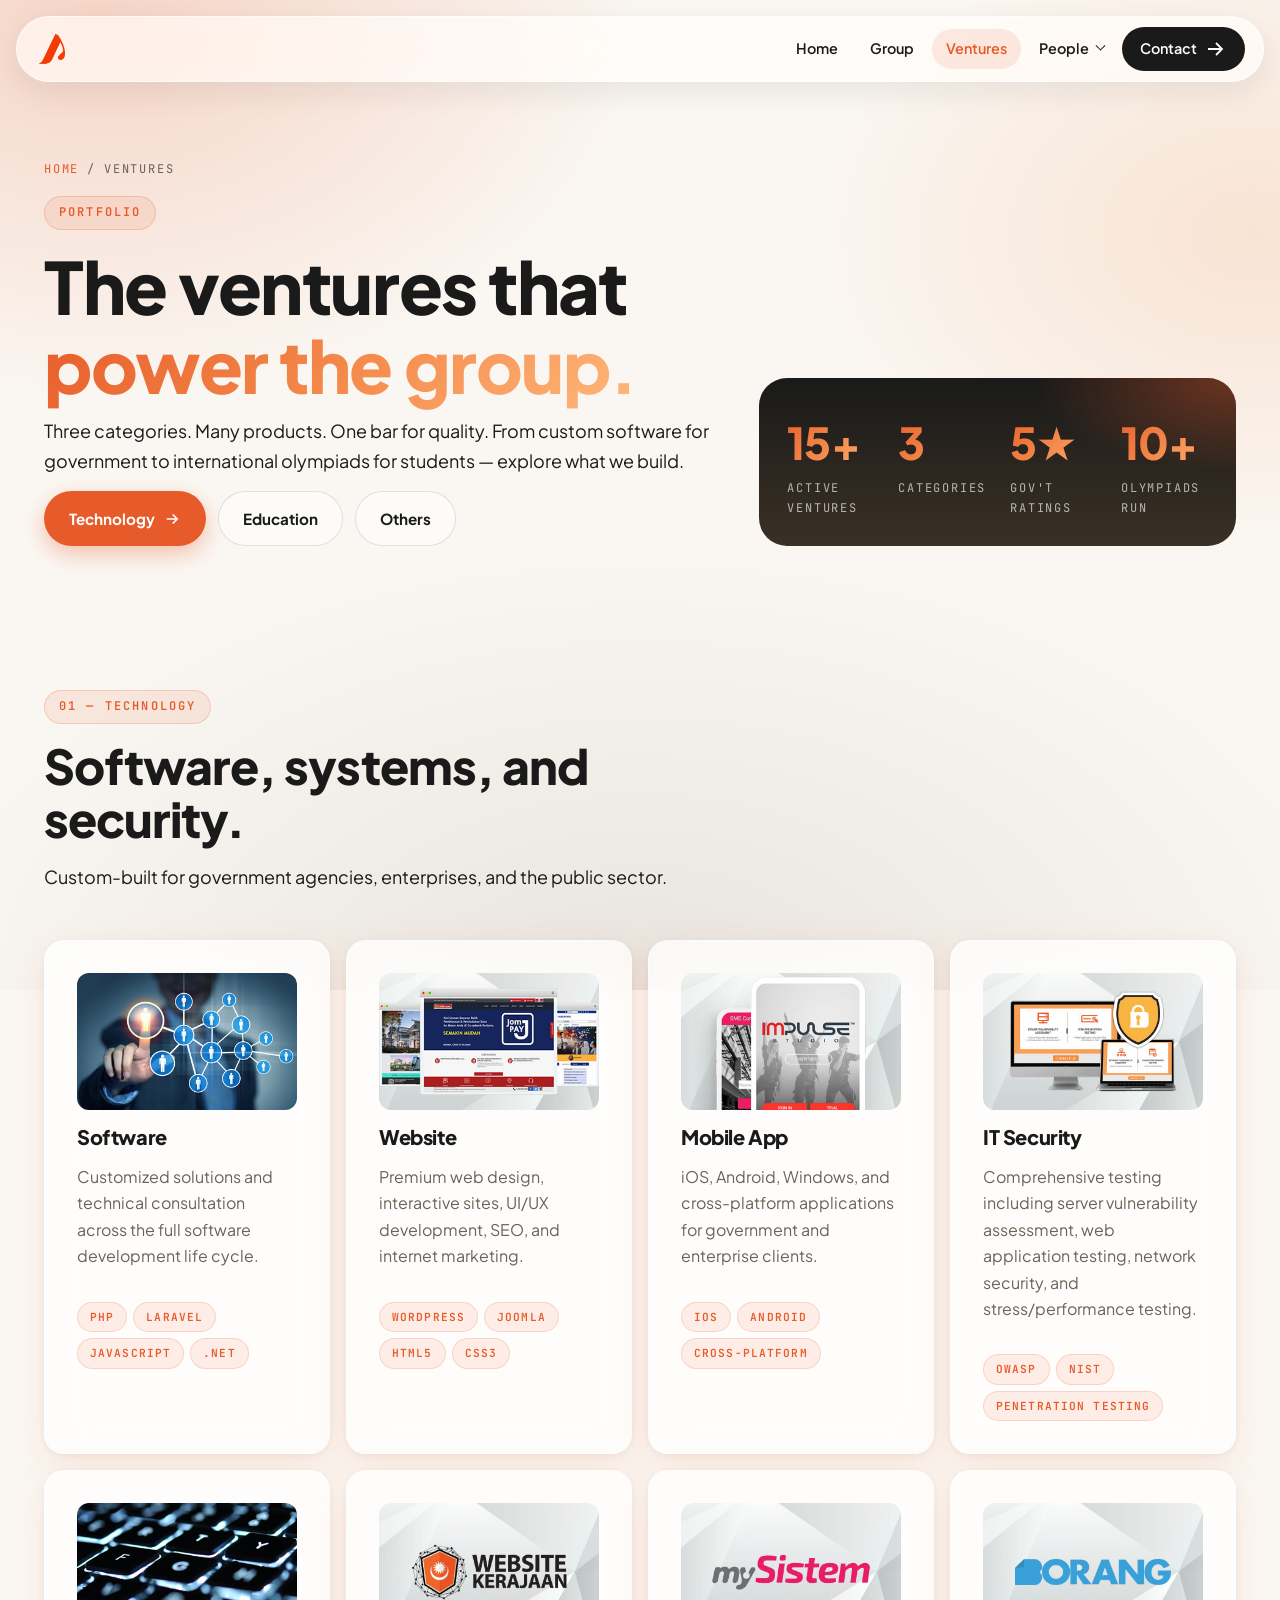
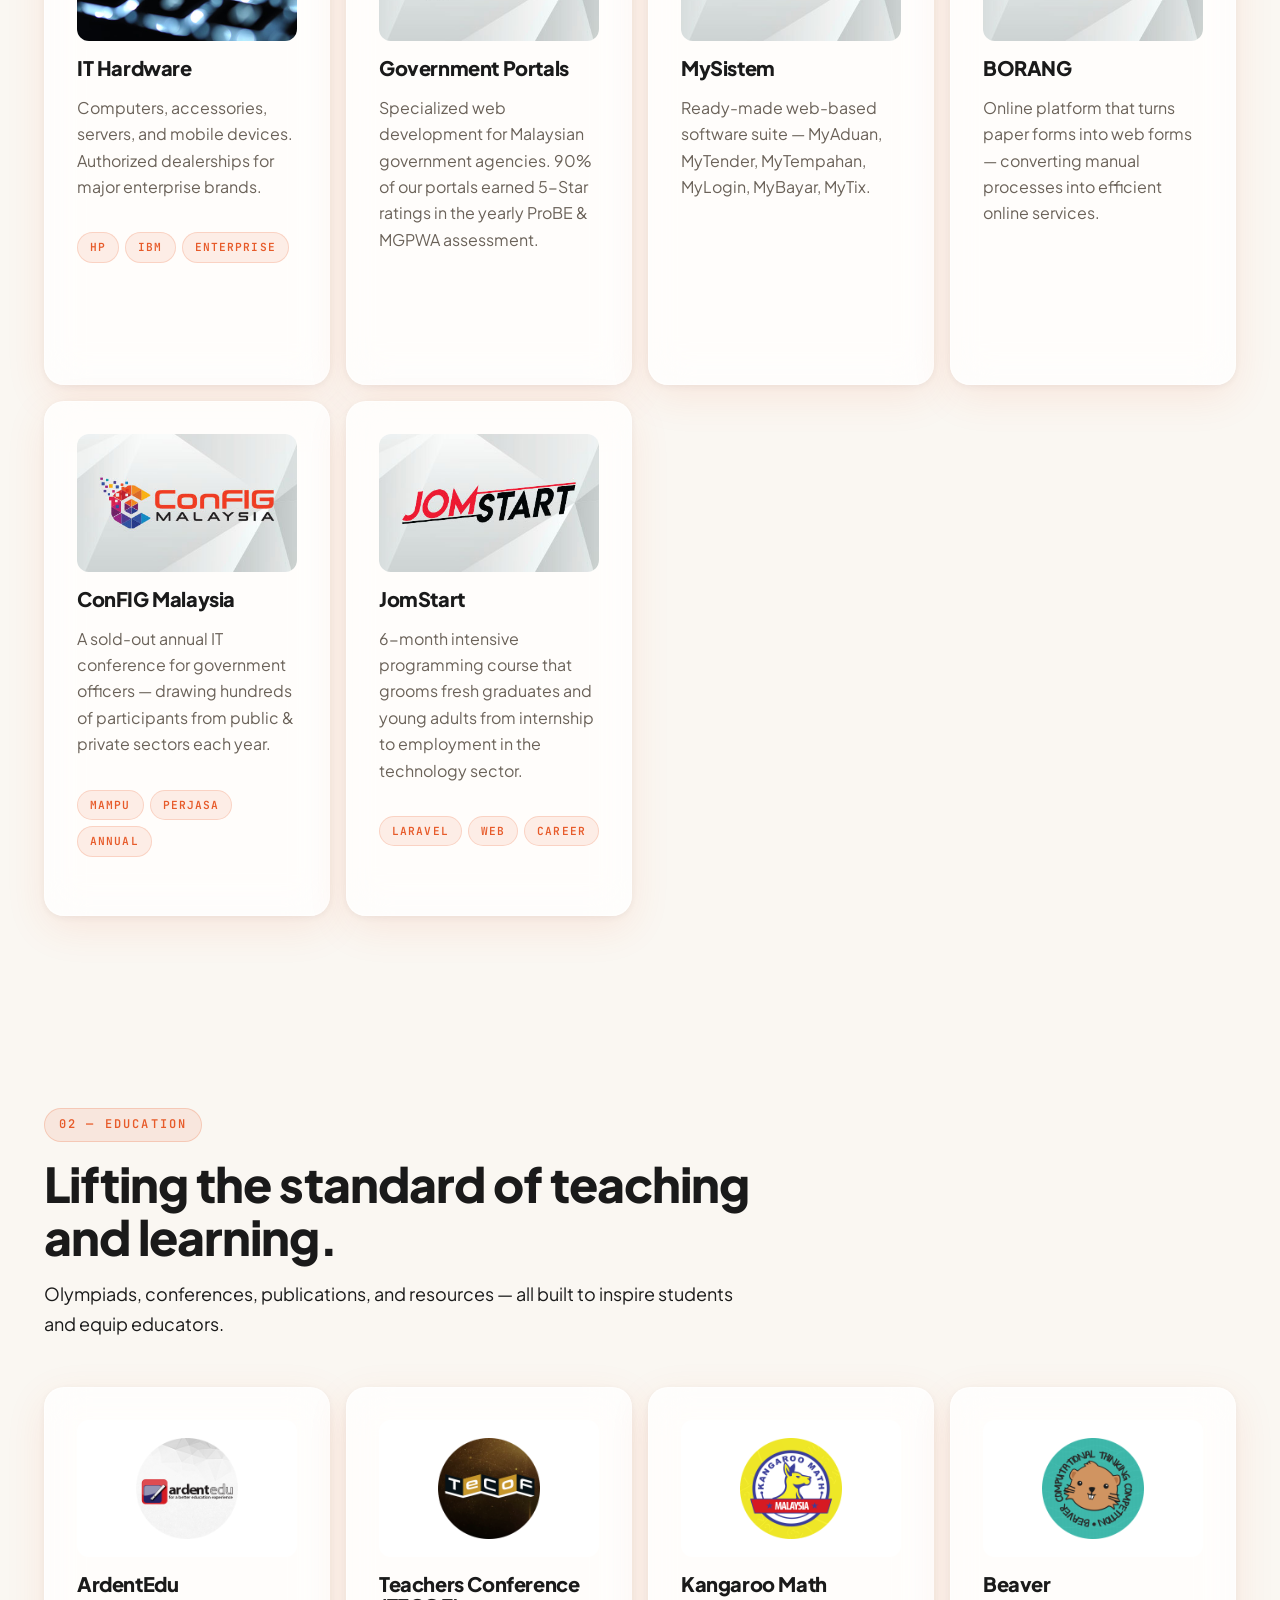
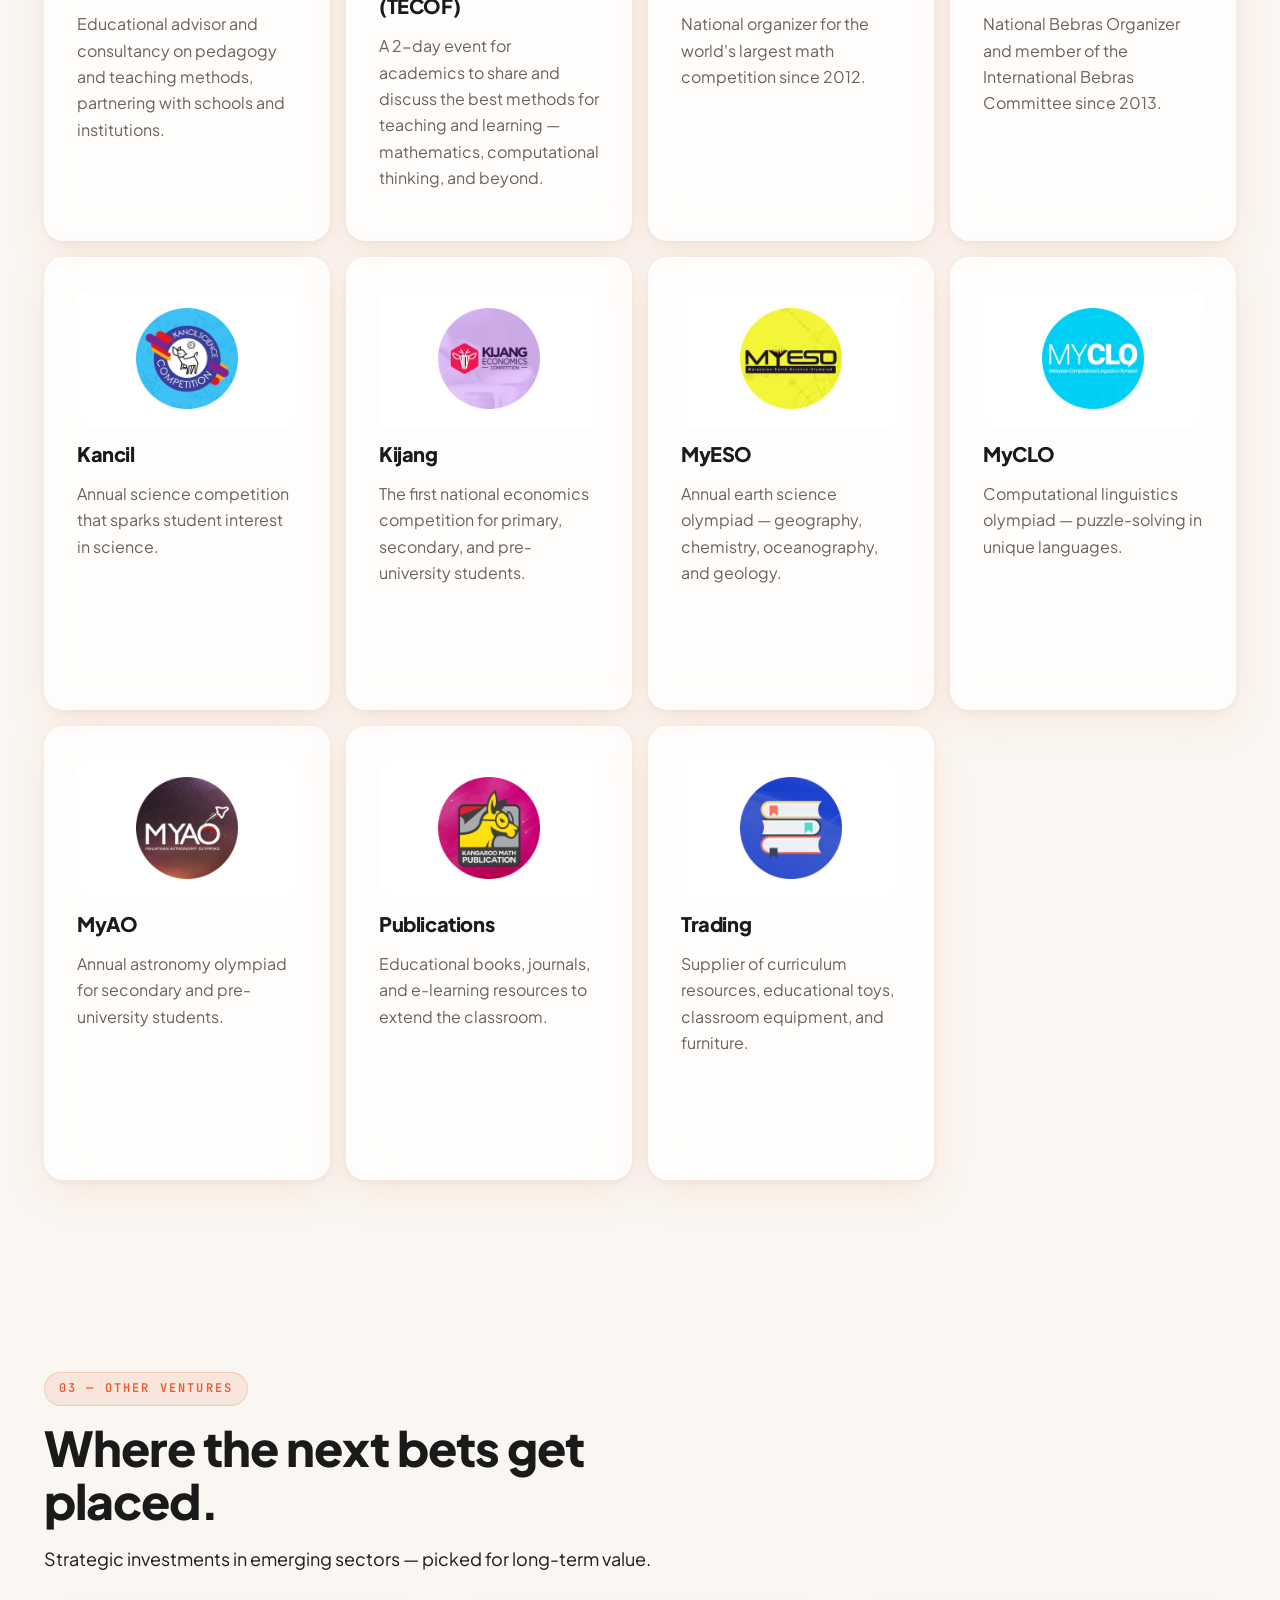
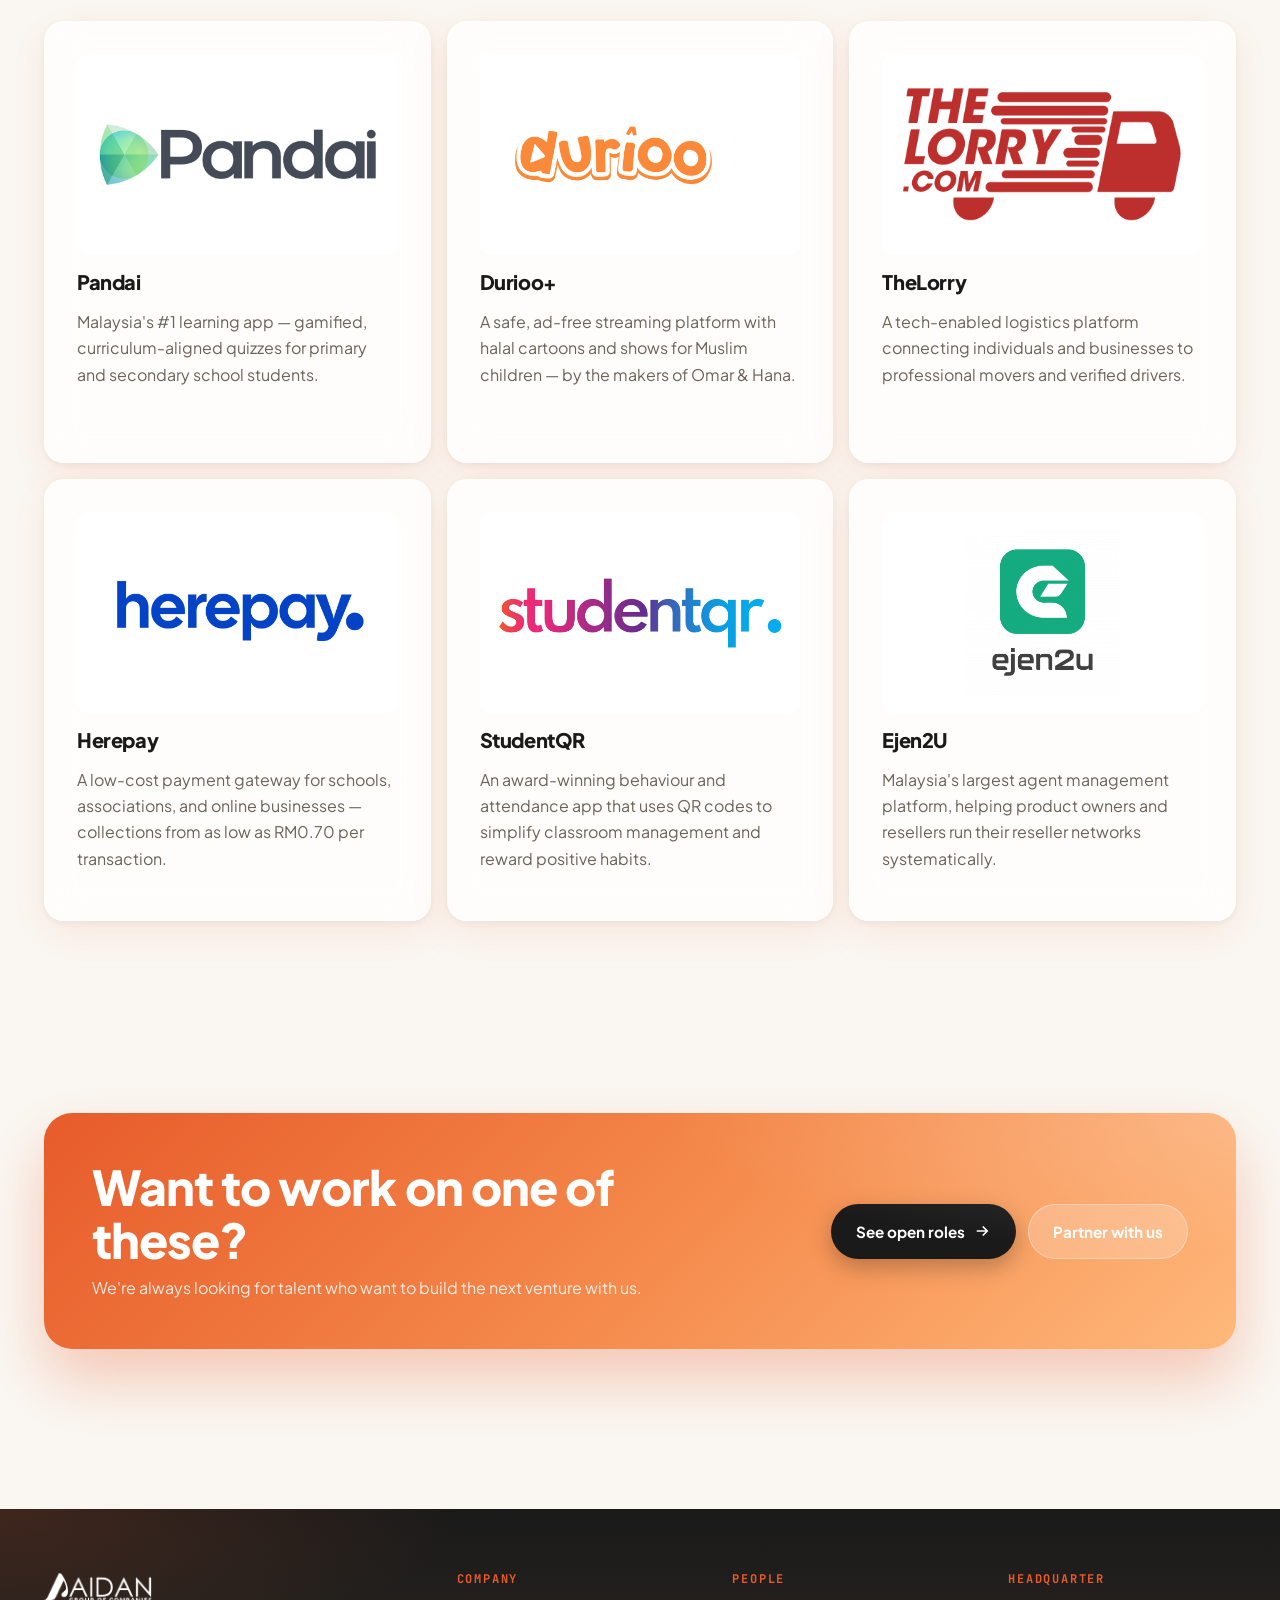
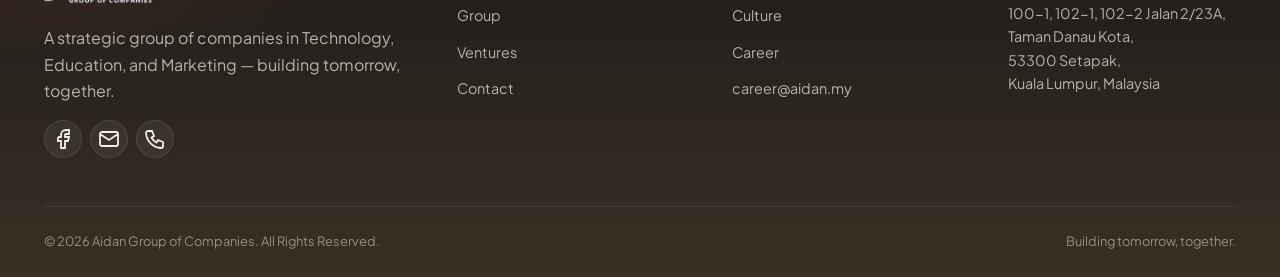
<file: ventures/index.html>
<!DOCTYPE html>
<html lang="en" data-base="../" data-page="ventures">
<head>
  <meta charset="UTF-8" />
  <meta name="viewport" content="width=device-width, initial-scale=1.0" />
  <title>Ventures — Aidan Group of Companies</title>
  <meta name="description" content="Explore Aidan Group's portfolio across Technology, Education, and Other ventures — from custom software and government portals to international olympiads." />
  <meta name="keywords" content="Aidan ventures, government portals Malaysia, MySistem, BORANG, ConFIG Malaysia, Kangaroo Math, Bebras, JomStart, Pandai, Durioo, TheLorry, Herepay, StudentQR, Ejen2U, software development Malaysia" />
  <meta name="author" content="Aidan Group of Companies" />
  <meta name="robots" content="index, follow, max-image-preview:large" />
  <meta name="theme-color" content="#E75B2A" />
  <link rel="canonical" href="https://aidan.my/ventures/" />
  <link rel="icon" type="image/png" href="../assets/images/logo-dark.png" />
  <link rel="apple-touch-icon" href="../assets/images/logo-dark.png" />

  <!-- Open Graph -->
  <meta property="og:type" content="website" />
  <meta property="og:site_name" content="Aidan Group of Companies" />
  <meta property="og:locale" content="en_MY" />
  <meta property="og:title" content="Ventures — Aidan Group of Companies" />
  <meta property="og:description" content="From government portals and custom software to international olympiads and educational publications — the ventures that power the group." />
  <meta property="og:url" content="https://aidan.my/ventures/" />
  <meta property="og:image" content="https://aidan.my/assets/images/og/ventures.png" />
  <meta property="og:image:secure_url" content="https://aidan.my/assets/images/og/ventures.png" />
  <meta property="og:image:type" content="image/png" />
  <meta property="og:image:width" content="1200" />
  <meta property="og:image:height" content="630" />
  <meta property="og:image:alt" content="Aidan Ventures — the portfolio that powers the group." />

  <!-- Twitter Card -->
  <meta name="twitter:card" content="summary_large_image" />
  <meta name="twitter:title" content="Ventures — Aidan Group of Companies" />
  <meta name="twitter:description" content="From government portals and custom software to international olympiads — explore our portfolio." />
  <meta name="twitter:image" content="https://aidan.my/assets/images/og/ventures.png" />

  <link rel="preconnect" href="https://fonts.googleapis.com" />
  <link rel="preconnect" href="https://fonts.gstatic.com" crossorigin />
  <link href="https://fonts.googleapis.com/css2?family=Plus+Jakarta+Sans:wght@300;400;500;600;700;800;900&family=JetBrains+Mono:wght@400;500;600;700&display=swap" rel="stylesheet" />
  <link rel="stylesheet" href="../assets/css/styles.css" />
  <link rel="stylesheet" href="../assets/css/reveal.css" />

  <script type="application/ld+json">
  {
    "@context": "https://schema.org",
    "@type": "BreadcrumbList",
    "itemListElement": [
      { "@type": "ListItem", "position": 1, "name": "Home", "item": "https://aidan.my/" },
      { "@type": "ListItem", "position": 2, "name": "Ventures", "item": "https://aidan.my/ventures/" }
    ]
  }
  </script>
</head>
<body>
  <div id="nav-mount"></div>

  <!-- PAGE HEADER -->
  <header class="page-header">
    <div class="container">
      <div class="page-header-inner">
        <div class="reveal">
          <div class="breadcrumb"><a href="../">Home</a> <span>/</span> <span>Ventures</span></div>
          <span class="eyebrow">Portfolio</span>
          <h1>The ventures that <span style="background: var(--grad-sunset); -webkit-background-clip: text; background-clip: text; color: transparent;">power the group.</span></h1>
          <p class="lead">
            Three categories. Many products. One bar for quality. From custom software for government to
            international olympiads for students — explore what we build.
          </p>
          <div class="flex gap-3 wrap mt-4">
            <a href="#technology" class="btn btn-primary">
              Technology
              <svg class="ti" viewBox="0 0 24 24"><path d="M5 12h14M13 6l6 6-6 6"/></svg>
            </a>
            <a href="#education" class="btn btn-secondary">Education</a>
            <a href="#others" class="btn btn-secondary">Others</a>
          </div>
        </div>
        <div class="reveal d-2">
          <div class="stats-band" style="padding: 28px;">
            <div class="stat-item">
              <div class="num">15+</div>
              <div class="label">Active ventures</div>
            </div>
            <div class="stat-item">
              <div class="num">3</div>
              <div class="label">Categories</div>
            </div>
            <div class="stat-item">
              <div class="num">5★</div>
              <div class="label">Gov't ratings</div>
            </div>
            <div class="stat-item">
              <div class="num">10+</div>
              <div class="label">Olympiads run</div>
            </div>
          </div>
        </div>
      </div>
    </div>
  </header>

  <!-- TECHNOLOGY -->
  <section id="technology">
    <div class="container">
      <div class="section-head reveal">
        <span class="eyebrow">01 — Technology</span>
        <h2>Software, systems, and security.</h2>
        <p class="lead">Custom-built for government agencies, enterprises, and the public sector.</p>
      </div>

      <div class="bento">
        <article class="bento-card span-3 reveal">
          <div class="tile-image"><img src="../assets/images/ventures/img-software.jpg" alt="Software development" /></div>
          <h4>Software</h4>
          <p>Customized solutions and technical consultation across the full software development life cycle.</p>
          <div class="chip-row mt-4">
            <span class="chip">PHP</span><span class="chip">Laravel</span><span class="chip">JavaScript</span><span class="chip">.NET</span>
          </div>
        </article>

        <article class="bento-card span-3 reveal d-1">
          <div class="tile-image"><img src="../assets/images/ventures/ventures-website.jpg" alt="Website design" /></div>
          <h4>Website</h4>
          <p>Premium web design, interactive sites, UI/UX development, SEO, and internet marketing.</p>
          <div class="chip-row mt-4">
            <span class="chip">WordPress</span><span class="chip">Joomla</span><span class="chip">HTML5</span><span class="chip">CSS3</span>
          </div>
        </article>

        <article class="bento-card span-3 reveal d-2">
          <div class="tile-image"><img src="../assets/images/ventures/ventures-mobileapps.jpg" alt="Mobile apps" /></div>
          <h4>Mobile App</h4>
          <p>iOS, Android, Windows, and cross-platform applications for government and enterprise clients.</p>
          <div class="chip-row mt-4">
            <span class="chip">iOS</span><span class="chip">Android</span><span class="chip">Cross-platform</span>
          </div>
        </article>

        <article class="bento-card span-3 reveal d-3">
          <div class="tile-image"><img src="../assets/images/ventures/ventures-ITsecurity.jpg" alt="IT security" /></div>
          <h4>IT Security</h4>
          <p>Comprehensive testing including server vulnerability assessment, web application testing, network security, and stress/performance testing.</p>
          <div class="chip-row mt-4">
            <span class="chip">OWASP</span><span class="chip">NIST</span><span class="chip">Penetration Testing</span>
          </div>
        </article>

        <article class="bento-card span-3 reveal">
          <div class="tile-image"><img src="../assets/images/ventures/img-hardware.jpg" alt="IT hardware" /></div>
          <h4>IT Hardware</h4>
          <p>Computers, accessories, servers, and mobile devices. Authorized dealerships for major enterprise brands.</p>
          <div class="chip-row mt-4">
            <span class="chip">HP</span><span class="chip">IBM</span><span class="chip">Enterprise</span>
          </div>
        </article>

        <article class="bento-card span-3 reveal d-1">
          <div class="tile-image"><img src="../assets/images/ventures/ventures-websitekerajaan.jpg" alt="Government portals" /></div>
          <h4>Government Portals</h4>
          <p>Specialized web development for Malaysian government agencies. 90% of our portals earned 5-Star ratings in the yearly ProBE &amp; MGPWA assessment.</p>
        </article>

        <article class="bento-card span-3 reveal d-2">
          <div class="tile-image"><img src="../assets/images/ventures/ventures-mysistem.jpg" alt="MySistem" /></div>
          <h4>MySistem</h4>
          <p>Ready-made web-based software suite — MyAduan, MyTender, MyTempahan, MyLogin, MyBayar, MyTix.</p>
        </article>

        <article class="bento-card span-3 reveal d-3">
          <div class="tile-image"><img src="../assets/images/ventures/ventures-borang.jpg" alt="BORANG" /></div>
          <h4>BORANG</h4>
          <p>Online platform that turns paper forms into web forms — converting manual processes into efficient online services.</p>
        </article>

        <article class="bento-card span-3 reveal">
          <div class="tile-image"><img src="../assets/images/ventures/ventures-config.jpg" alt="ConFIG Malaysia" /></div>
          <h4>ConFIG Malaysia</h4>
          <p>A sold-out annual IT conference for government officers — drawing hundreds of participants from public &amp; private sectors each year.</p>
          <div class="chip-row mt-4">
            <span class="chip">MAMPU</span><span class="chip">PERJASA</span><span class="chip">Annual</span>
          </div>
        </article>

        <article class="bento-card span-3 reveal d-1">
          <div class="tile-image"><img src="../assets/images/ventures/ventures-jomstart.jpg" alt="JomStart" /></div>
          <h4>JomStart</h4>
          <p>6-month intensive programming course that grooms fresh graduates and young adults from internship to employment in the technology sector.</p>
          <div class="chip-row mt-4">
            <span class="chip">Laravel</span><span class="chip">Web</span><span class="chip">Career</span>
          </div>
        </article>
      </div>
    </div>
  </section>

  <!-- EDUCATION -->
  <section id="education">
    <div class="container">
      <div class="section-head reveal">
        <span class="eyebrow">02 — Education</span>
        <h2>Lifting the standard of teaching and learning.</h2>
        <p class="lead">Olympiads, conferences, publications, and resources — all built to inspire students and equip educators.</p>
      </div>

      <div class="bento">
        <article class="bento-card span-3 reveal">
          <div class="tile-image contain"><img src="../assets/images/ventures/ardent-edu.png" alt="ArdentEdu" /></div>
          <h4>ArdentEdu</h4>
          <p>Educational advisor and consultancy on pedagogy and teaching methods, partnering with schools and institutions.</p>
        </article>

        <article class="bento-card span-3 reveal d-1">
          <div class="tile-image contain"><img src="../assets/images/ventures/TECOF.png" alt="TECOF" /></div>
          <h4>Teachers Conference (TECOF)</h4>
          <p>A 2-day event for academics to share and discuss the best methods for teaching and learning — mathematics, computational thinking, and beyond.</p>
        </article>

        <article class="bento-card span-3 reveal">
          <div class="tile-image contain"><img src="../assets/images/ventures/kangaroo.png" alt="Kangaroo Math" /></div>
          <h4>Kangaroo Math</h4>
          <p>National organizer for the world's largest math competition since 2012.</p>
        </article>

        <article class="bento-card span-3 reveal d-1">
          <div class="tile-image contain"><img src="../assets/images/ventures/beaver.png" alt="Beaver / Bebras" /></div>
          <h4>Beaver</h4>
          <p>National Bebras Organizer and member of the International Bebras Committee since 2013.</p>
        </article>

        <article class="bento-card span-3 reveal d-2">
          <div class="tile-image contain"><img src="../assets/images/ventures/kancil.png" alt="Kancil" /></div>
          <h4>Kancil</h4>
          <p>Annual science competition that sparks student interest in science.</p>
        </article>

        <article class="bento-card span-3 reveal d-3">
          <div class="tile-image contain"><img src="../assets/images/ventures/ventures-kijang.png" alt="Kijang" /></div>
          <h4>Kijang</h4>
          <p>The first national economics competition for primary, secondary, and pre-university students.</p>
        </article>

        <article class="bento-card span-3 reveal">
          <div class="tile-image contain"><img src="../assets/images/ventures/myeso.png" alt="MyESO" /></div>
          <h4>MyESO</h4>
          <p>Annual earth science olympiad — geography, chemistry, oceanography, and geology.</p>
        </article>

        <article class="bento-card span-3 reveal d-1">
          <div class="tile-image contain"><img src="../assets/images/ventures/myclo.png" alt="MyCLO" /></div>
          <h4>MyCLO</h4>
          <p>Computational linguistics olympiad — puzzle-solving in unique languages.</p>
        </article>

        <article class="bento-card span-3 reveal d-2">
          <div class="tile-image contain"><img src="../assets/images/ventures/myao.png" alt="MyAO" /></div>
          <h4>MyAO</h4>
          <p>Annual astronomy olympiad for secondary and pre-university students.</p>
        </article>

        <article class="bento-card span-3 reveal">
          <div class="tile-image contain"><img src="../assets/images/ventures/PUBLICATION.png" alt="Publications" /></div>
          <h4>Publications</h4>
          <p>Educational books, journals, and e-learning resources to extend the classroom.</p>
        </article>

        <article class="bento-card span-3 reveal d-1">
          <div class="tile-image contain"><img src="../assets/images/ventures/TRADING.png" alt="Trading" /></div>
          <h4>Trading</h4>
          <p>Supplier of curriculum resources, educational toys, classroom equipment, and furniture.</p>
        </article>
      </div>
    </div>
  </section>

  <!-- OTHERS -->
  <section id="others">
    <div class="container">
      <div class="section-head reveal">
        <span class="eyebrow">03 — Other ventures</span>
        <h2>Where the next bets get placed.</h2>
        <p class="lead">Strategic investments in emerging sectors — picked for long-term value.</p>
      </div>

      <div class="bento">
        <article class="bento-card span-4 reveal">
          <div class="tile-image contain"><img src="../assets/images/ventures/others/pandai.webp" alt="Pandai" /></div>
          <h4>Pandai</h4>
          <p>Malaysia's #1 learning app — gamified, curriculum-aligned quizzes for primary and secondary school students.</p>
        </article>

        <article class="bento-card span-4 reveal d-1">
          <div class="tile-image contain"><img src="../assets/images/ventures/others/durioo.png" alt="Durioo+" /></div>
          <h4>Durioo+</h4>
          <p>A safe, ad-free streaming platform with halal cartoons and shows for Muslim children — by the makers of Omar & Hana.</p>
        </article>

        <article class="bento-card span-4 reveal d-2">
          <div class="tile-image contain"><img src="../assets/images/ventures/others/thelorry.webp" alt="TheLorry" /></div>
          <h4>TheLorry</h4>
          <p>A tech-enabled logistics platform connecting individuals and businesses to professional movers and verified drivers.</p>
        </article>

        <article class="bento-card span-4 reveal">
          <div class="tile-image contain"><img src="../assets/images/ventures/others/herepay.png" alt="Herepay" /></div>
          <h4>Herepay</h4>
          <p>A low-cost payment gateway for schools, associations, and online businesses — collections from as low as RM0.70 per transaction.</p>
        </article>

        <article class="bento-card span-4 reveal d-1">
          <div class="tile-image contain"><img src="../assets/images/ventures/others/studentqr.png" alt="StudentQR" /></div>
          <h4>StudentQR</h4>
          <p>An award-winning behaviour and attendance app that uses QR codes to simplify classroom management and reward positive habits.</p>
        </article>

        <article class="bento-card span-4 reveal d-2">
          <div class="tile-image contain"><img src="../assets/images/ventures/others/ejen2u.png" alt="Ejen2U" /></div>
          <h4>Ejen2U</h4>
          <p>Malaysia's largest agent management platform, helping product owners and resellers run their reseller networks systematically.</p>
        </article>
      </div>
    </div>
  </section>

  <!-- CTA -->
  <section>
    <div class="container">
      <div class="cta-strip reveal">
        <div>
          <h2>Want to work on one of these?</h2>
          <p>We're always looking for talent who want to build the next venture with us.</p>
        </div>
        <div class="flex gap-3 wrap">
          <a href="../people/career/" class="btn btn-primary">
            See open roles
            <svg class="ti" viewBox="0 0 24 24"><path d="M5 12h14M13 6l6 6-6 6"/></svg>
          </a>
          <a href="../contact/" class="btn btn-secondary" style="background: rgba(255,255,255,.2); color: #fff; border-color: rgba(255,255,255,.4);">Partner with us</a>
        </div>
      </div>
    </div>
  </section>

  <div id="footer-mount"></div>

  <script src="../assets/js/partials.js"></script>
  <script src="../assets/js/main.js"></script>
</body>
</html>
</file>
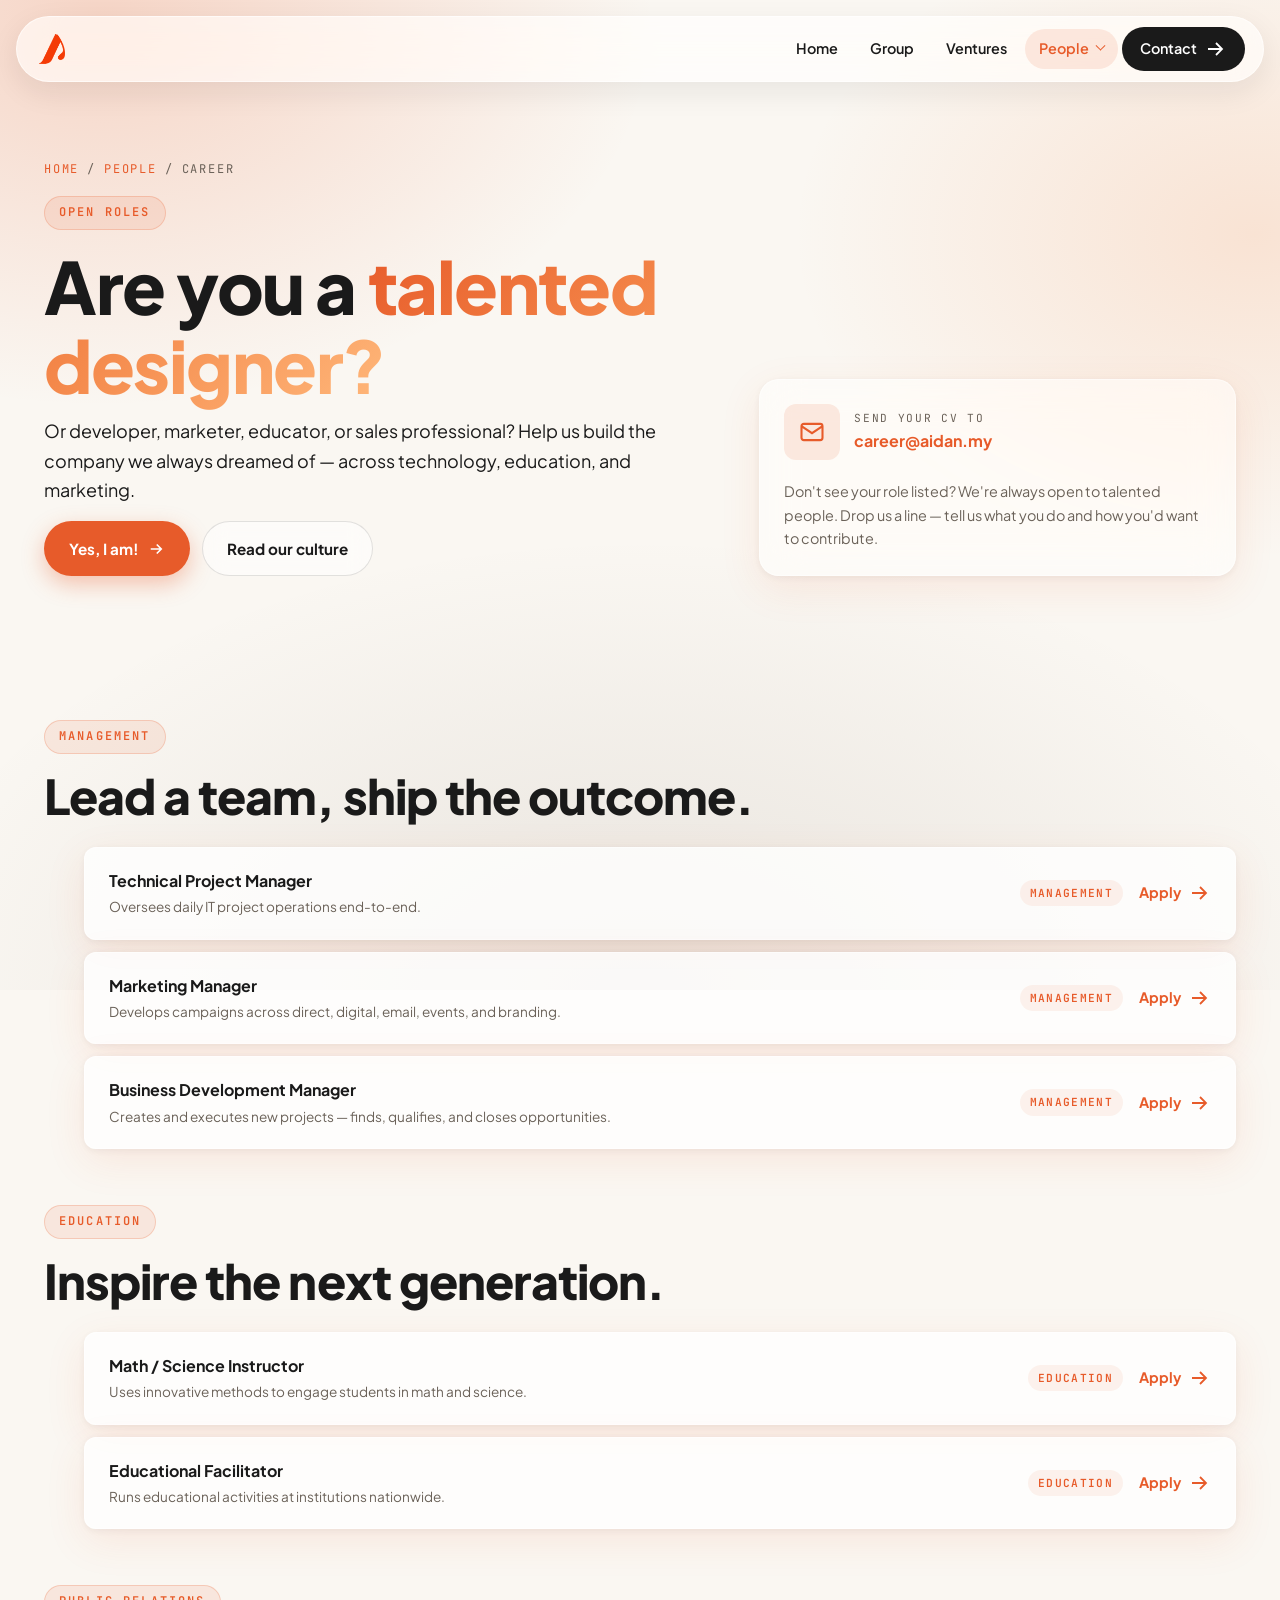
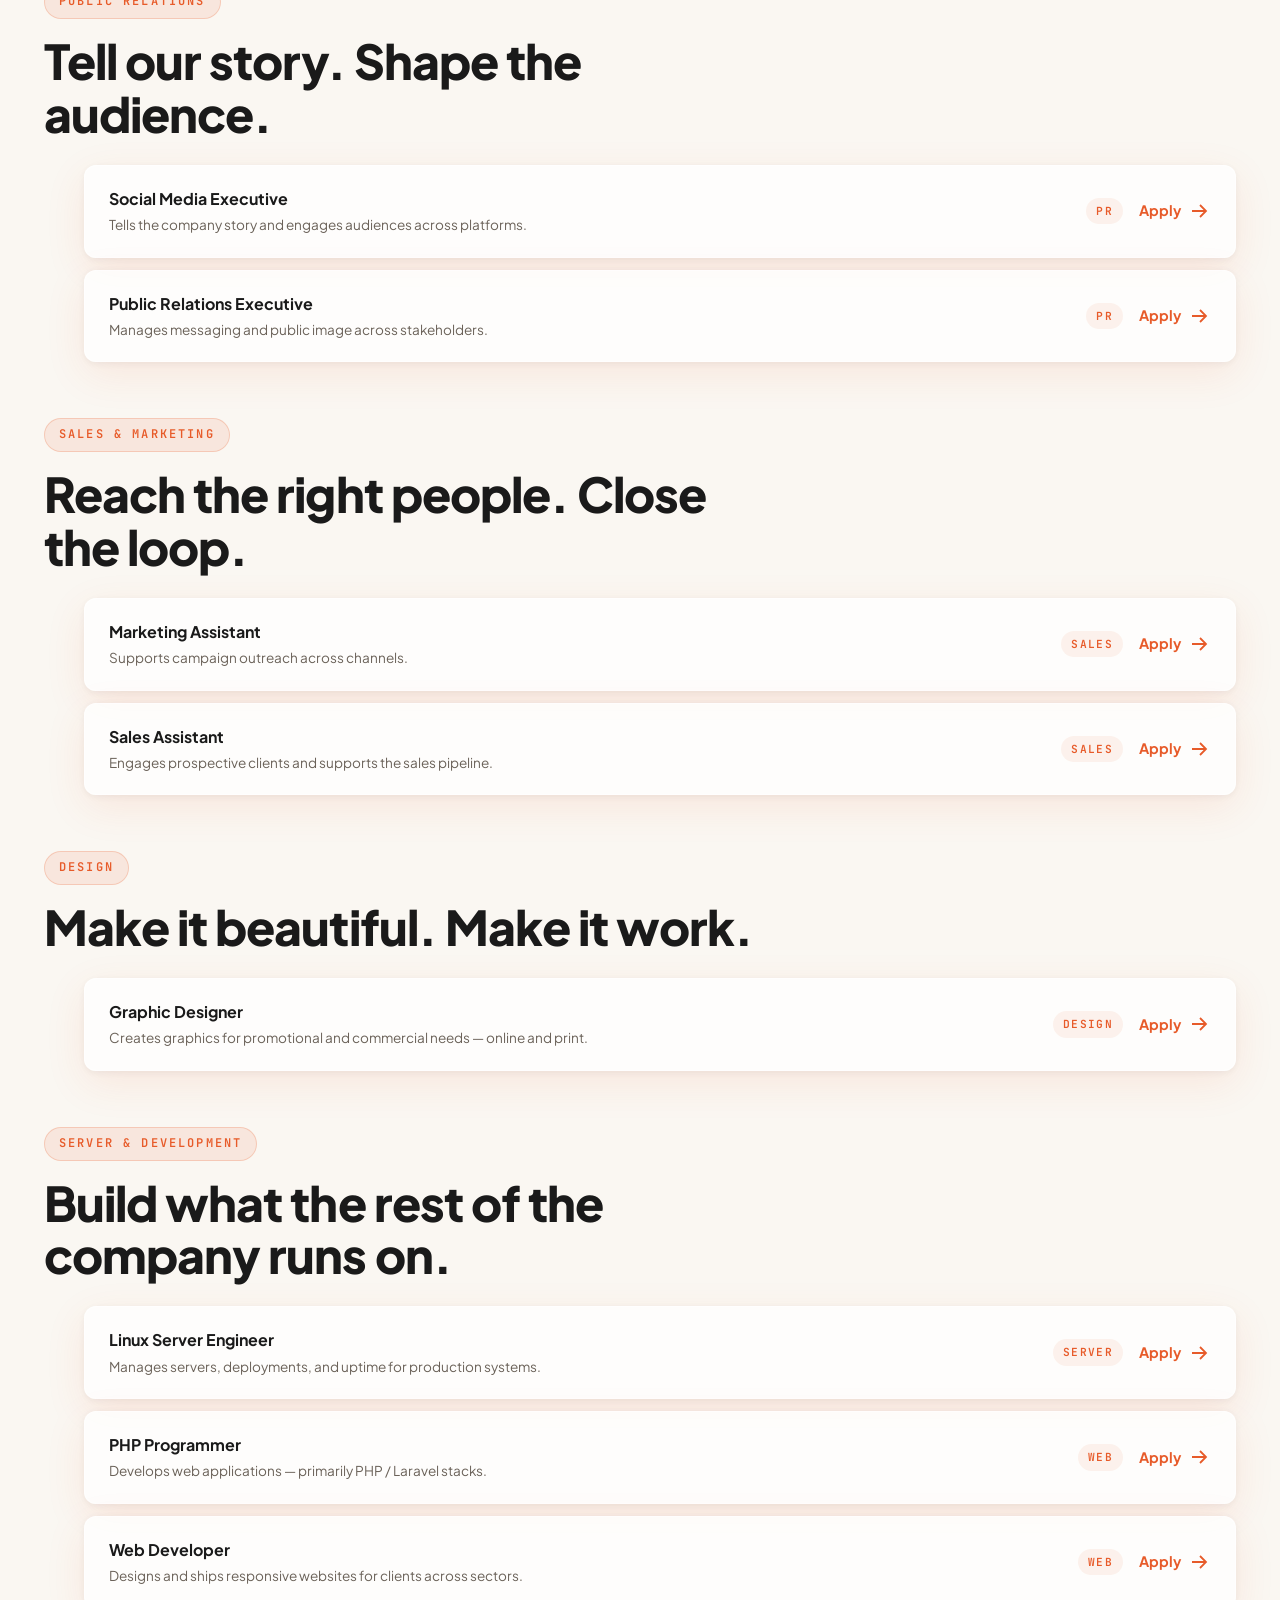
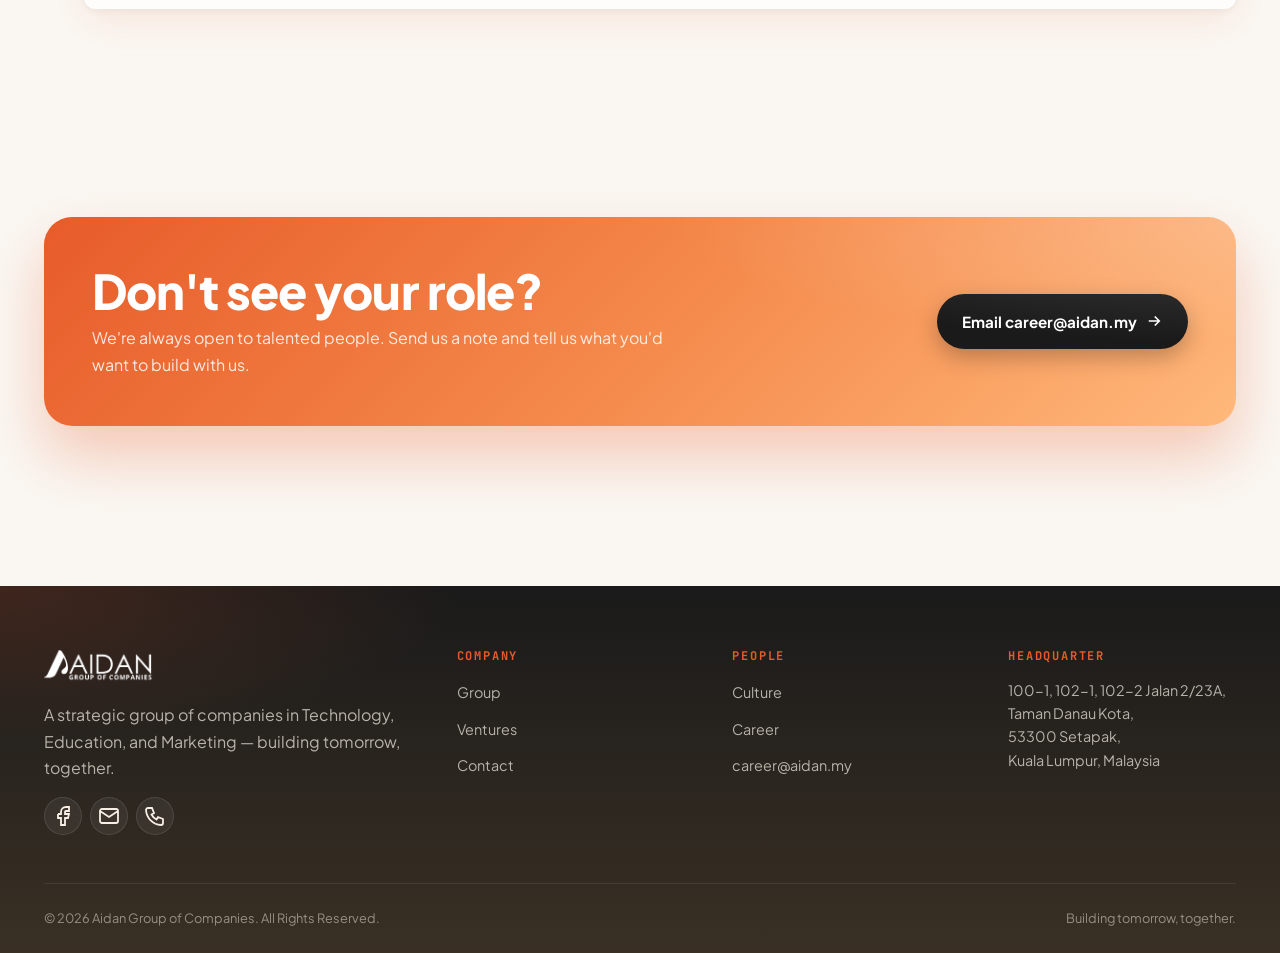
<file: people/career/index.html>
<!DOCTYPE html>
<html lang="en" data-base="../../" data-page="career">
<head>
  <meta charset="UTF-8" />
  <meta name="viewport" content="width=device-width, initial-scale=1.0" />
  <title>Career — Aidan Group of Companies</title>
  <meta name="description" content="Open roles at Aidan Group across technology, education, design, public relations, sales, and marketing. Help us build the company we always dreamed of." />
  <meta name="keywords" content="Aidan careers, jobs Malaysia, PHP programmer, web developer, graphic designer, marketing manager, technical project manager, Kuala Lumpur tech jobs" />
  <meta name="author" content="Aidan Group of Companies" />
  <meta name="robots" content="index, follow, max-image-preview:large" />
  <meta name="theme-color" content="#E75B2A" />
  <link rel="canonical" href="https://aidan.my/people/career/" />
  <link rel="icon" type="image/png" href="../../assets/images/logo-dark.png" />
  <link rel="apple-touch-icon" href="../../assets/images/logo-dark.png" />

  <!-- Open Graph -->
  <meta property="og:type" content="website" />
  <meta property="og:site_name" content="Aidan Group of Companies" />
  <meta property="og:locale" content="en_MY" />
  <meta property="og:title" content="Career — Aidan Group of Companies" />
  <meta property="og:description" content="Open roles across technology, education, design, sales, and marketing. Help us build the company we always dreamed of." />
  <meta property="og:url" content="https://aidan.my/people/career/" />
  <meta property="og:image" content="https://aidan.my/assets/images/og/career.png" />
  <meta property="og:image:secure_url" content="https://aidan.my/assets/images/og/career.png" />
  <meta property="og:image:type" content="image/png" />
  <meta property="og:image:width" content="1200" />
  <meta property="og:image:height" content="630" />
  <meta property="og:image:alt" content="Aidan Careers — open roles across the group." />

  <!-- Twitter Card -->
  <meta name="twitter:card" content="summary_large_image" />
  <meta name="twitter:title" content="Career — Aidan Group of Companies" />
  <meta name="twitter:description" content="Open roles across technology, education, design, sales, and marketing." />
  <meta name="twitter:image" content="https://aidan.my/assets/images/og/career.png" />

  <link rel="preconnect" href="https://fonts.googleapis.com" />
  <link rel="preconnect" href="https://fonts.gstatic.com" crossorigin />
  <link href="https://fonts.googleapis.com/css2?family=Plus+Jakarta+Sans:wght@300;400;500;600;700;800;900&family=JetBrains+Mono:wght@400;500;600;700&display=swap" rel="stylesheet" />
  <link rel="stylesheet" href="../../assets/css/styles.css" />
  <link rel="stylesheet" href="../../assets/css/reveal.css" />

  <script type="application/ld+json">
  {
    "@context": "https://schema.org",
    "@type": "BreadcrumbList",
    "itemListElement": [
      { "@type": "ListItem", "position": 1, "name": "Home", "item": "https://aidan.my/" },
      { "@type": "ListItem", "position": 2, "name": "People", "item": "https://aidan.my/people/career/" },
      { "@type": "ListItem", "position": 3, "name": "Career", "item": "https://aidan.my/people/career/" }
    ]
  }
  </script>
</head>
<body>
  <div id="nav-mount"></div>

  <!-- PAGE HEADER -->
  <header class="page-header">
    <div class="container">
      <div class="page-header-inner">
        <div class="reveal">
          <div class="breadcrumb"><a href="../../">Home</a> <span>/</span> <a href="#">People</a> <span>/</span> <span>Career</span></div>
          <span class="eyebrow">Open roles</span>
          <h1>Are you a <span style="background: var(--grad-sunset); -webkit-background-clip: text; background-clip: text; color: transparent;">talented designer?</span></h1>
          <p class="lead">
            Or developer, marketer, educator, or sales professional?
            Help us build the company we always dreamed of — across technology, education, and marketing.
          </p>
          <div class="flex gap-3 wrap mt-4">
            <a href="mailto:career@aidan.my" class="btn btn-primary">
              Yes, I am!
              <svg class="ti" viewBox="0 0 24 24"><path d="M5 12h14M13 6l6 6-6 6"/></svg>
            </a>
            <a href="../culture/" class="btn btn-secondary">Read our culture</a>
          </div>
        </div>
        <div class="reveal d-2">
          <div class="glass" style="padding: 24px;">
            <div style="display:flex; align-items:center; gap:14px; margin-bottom: 20px;">
              <div class="icon-tile" style="margin: 0;">
                <svg class="ti" viewBox="0 0 24 24"><path d="M3 7a2 2 0 0 1 2-2h14a2 2 0 0 1 2 2v10a2 2 0 0 1-2 2H5a2 2 0 0 1-2-2zM3 7l9 6 9-6"/></svg>
              </div>
              <div>
                <div style="font-family: var(--font-mono); font-size: .7rem; letter-spacing: .15em; text-transform: uppercase; color: var(--color-muted);">Send your CV to</div>
                <div style="font-weight: 700;"><a href="mailto:career@aidan.my" style="color: var(--color-primary);">career@aidan.my</a></div>
              </div>
            </div>
            <p class="muted" style="font-size: .9rem; margin: 0;">
              Don't see your role listed? We're always open to talented people. Drop us a line —
              tell us what you do and how you'd want to contribute.
            </p>
          </div>
        </div>
      </div>
    </div>
  </header>

  <!-- DEPARTMENTS / JOBS -->
  <section>
    <div class="container">

      <!-- MANAGEMENT -->
      <div class="section-head reveal" style="margin-bottom: 24px;">
        <span class="eyebrow">Management</span>
        <h2>Lead a team, ship the outcome.</h2>
      </div>
      <ul class="job-list" style="margin-bottom: 56px;">
        <li class="job-item reveal">
          <div>
            <div class="title">Technical Project Manager</div>
            <div class="meta">Oversees daily IT project operations end-to-end.</div>
          </div>
          <span class="dept-chip">Management</span>
          <a class="job-apply" href="mailto:career@aidan.my?subject=Application: Technical Project Manager">
            Apply
            <svg class="ti" viewBox="0 0 24 24"><path d="M5 12h14M13 6l6 6-6 6"/></svg>
          </a>
        </li>
        <li class="job-item reveal d-1">
          <div>
            <div class="title">Marketing Manager</div>
            <div class="meta">Develops campaigns across direct, digital, email, events, and branding.</div>
          </div>
          <span class="dept-chip">Management</span>
          <a class="job-apply" href="mailto:career@aidan.my?subject=Application: Marketing Manager">
            Apply
            <svg class="ti" viewBox="0 0 24 24"><path d="M5 12h14M13 6l6 6-6 6"/></svg>
          </a>
        </li>
        <li class="job-item reveal d-2">
          <div>
            <div class="title">Business Development Manager</div>
            <div class="meta">Creates and executes new projects — finds, qualifies, and closes opportunities.</div>
          </div>
          <span class="dept-chip">Management</span>
          <a class="job-apply" href="mailto:career@aidan.my?subject=Application: Business Development Manager">
            Apply
            <svg class="ti" viewBox="0 0 24 24"><path d="M5 12h14M13 6l6 6-6 6"/></svg>
          </a>
        </li>
      </ul>

      <!-- EDUCATION -->
      <div class="section-head reveal" style="margin-bottom: 24px;">
        <span class="eyebrow">Education</span>
        <h2>Inspire the next generation.</h2>
      </div>
      <ul class="job-list" style="margin-bottom: 56px;">
        <li class="job-item reveal">
          <div>
            <div class="title">Math / Science Instructor</div>
            <div class="meta">Uses innovative methods to engage students in math and science.</div>
          </div>
          <span class="dept-chip">Education</span>
          <a class="job-apply" href="mailto:career@aidan.my?subject=Application: Math/Science Instructor">
            Apply
            <svg class="ti" viewBox="0 0 24 24"><path d="M5 12h14M13 6l6 6-6 6"/></svg>
          </a>
        </li>
        <li class="job-item reveal d-1">
          <div>
            <div class="title">Educational Facilitator</div>
            <div class="meta">Runs educational activities at institutions nationwide.</div>
          </div>
          <span class="dept-chip">Education</span>
          <a class="job-apply" href="mailto:career@aidan.my?subject=Application: Educational Facilitator">
            Apply
            <svg class="ti" viewBox="0 0 24 24"><path d="M5 12h14M13 6l6 6-6 6"/></svg>
          </a>
        </li>
      </ul>

      <!-- PR -->
      <div class="section-head reveal" style="margin-bottom: 24px;">
        <span class="eyebrow">Public Relations</span>
        <h2>Tell our story. Shape the audience.</h2>
      </div>
      <ul class="job-list" style="margin-bottom: 56px;">
        <li class="job-item reveal">
          <div>
            <div class="title">Social Media Executive</div>
            <div class="meta">Tells the company story and engages audiences across platforms.</div>
          </div>
          <span class="dept-chip">PR</span>
          <a class="job-apply" href="mailto:career@aidan.my?subject=Application: Social Media Executive">
            Apply
            <svg class="ti" viewBox="0 0 24 24"><path d="M5 12h14M13 6l6 6-6 6"/></svg>
          </a>
        </li>
        <li class="job-item reveal d-1">
          <div>
            <div class="title">Public Relations Executive</div>
            <div class="meta">Manages messaging and public image across stakeholders.</div>
          </div>
          <span class="dept-chip">PR</span>
          <a class="job-apply" href="mailto:career@aidan.my?subject=Application: Public Relations Executive">
            Apply
            <svg class="ti" viewBox="0 0 24 24"><path d="M5 12h14M13 6l6 6-6 6"/></svg>
          </a>
        </li>
      </ul>

      <!-- SALES & MARKETING -->
      <div class="section-head reveal" style="margin-bottom: 24px;">
        <span class="eyebrow">Sales &amp; Marketing</span>
        <h2>Reach the right people. Close the loop.</h2>
      </div>
      <ul class="job-list" style="margin-bottom: 56px;">
        <li class="job-item reveal">
          <div>
            <div class="title">Marketing Assistant</div>
            <div class="meta">Supports campaign outreach across channels.</div>
          </div>
          <span class="dept-chip">Sales</span>
          <a class="job-apply" href="mailto:career@aidan.my?subject=Application: Marketing Assistant">
            Apply
            <svg class="ti" viewBox="0 0 24 24"><path d="M5 12h14M13 6l6 6-6 6"/></svg>
          </a>
        </li>
        <li class="job-item reveal d-1">
          <div>
            <div class="title">Sales Assistant</div>
            <div class="meta">Engages prospective clients and supports the sales pipeline.</div>
          </div>
          <span class="dept-chip">Sales</span>
          <a class="job-apply" href="mailto:career@aidan.my?subject=Application: Sales Assistant">
            Apply
            <svg class="ti" viewBox="0 0 24 24"><path d="M5 12h14M13 6l6 6-6 6"/></svg>
          </a>
        </li>
      </ul>

      <!-- DESIGN -->
      <div class="section-head reveal" style="margin-bottom: 24px;">
        <span class="eyebrow">Design</span>
        <h2>Make it beautiful. Make it work.</h2>
      </div>
      <ul class="job-list" style="margin-bottom: 56px;">
        <li class="job-item reveal">
          <div>
            <div class="title">Graphic Designer</div>
            <div class="meta">Creates graphics for promotional and commercial needs — online and print.</div>
          </div>
          <span class="dept-chip">Design</span>
          <a class="job-apply" href="mailto:career@aidan.my?subject=Application: Graphic Designer">
            Apply
            <svg class="ti" viewBox="0 0 24 24"><path d="M5 12h14M13 6l6 6-6 6"/></svg>
          </a>
        </li>
      </ul>

      <!-- SERVER / DEV -->
      <div class="section-head reveal" style="margin-bottom: 24px;">
        <span class="eyebrow">Server &amp; Development</span>
        <h2>Build what the rest of the company runs on.</h2>
      </div>
      <ul class="job-list">
        <li class="job-item reveal">
          <div>
            <div class="title">Linux Server Engineer</div>
            <div class="meta">Manages servers, deployments, and uptime for production systems.</div>
          </div>
          <span class="dept-chip">Server</span>
          <a class="job-apply" href="mailto:career@aidan.my?subject=Application: Linux Server Engineer">
            Apply
            <svg class="ti" viewBox="0 0 24 24"><path d="M5 12h14M13 6l6 6-6 6"/></svg>
          </a>
        </li>
        <li class="job-item reveal d-1">
          <div>
            <div class="title">PHP Programmer</div>
            <div class="meta">Develops web applications — primarily PHP / Laravel stacks.</div>
          </div>
          <span class="dept-chip">Web</span>
          <a class="job-apply" href="mailto:career@aidan.my?subject=Application: PHP Programmer">
            Apply
            <svg class="ti" viewBox="0 0 24 24"><path d="M5 12h14M13 6l6 6-6 6"/></svg>
          </a>
        </li>
        <li class="job-item reveal d-2">
          <div>
            <div class="title">Web Developer</div>
            <div class="meta">Designs and ships responsive websites for clients across sectors.</div>
          </div>
          <span class="dept-chip">Web</span>
          <a class="job-apply" href="mailto:career@aidan.my?subject=Application: Web Developer">
            Apply
            <svg class="ti" viewBox="0 0 24 24"><path d="M5 12h14M13 6l6 6-6 6"/></svg>
          </a>
        </li>
      </ul>
    </div>
  </section>

  <!-- CTA -->
  <section>
    <div class="container">
      <div class="cta-strip reveal">
        <div>
          <h2>Don't see your role?</h2>
          <p>We're always open to talented people. Send us a note and tell us what you'd want to build with us.</p>
        </div>
        <div class="flex gap-3 wrap">
          <a href="mailto:career@aidan.my" class="btn btn-primary">
            Email career@aidan.my
            <svg class="ti" viewBox="0 0 24 24"><path d="M5 12h14M13 6l6 6-6 6"/></svg>
          </a>
        </div>
      </div>
    </div>
  </section>

  <div id="footer-mount"></div>

  <script src="../../assets/js/partials.js"></script>
  <script src="../../assets/js/main.js"></script>
</body>
</html>
</file>
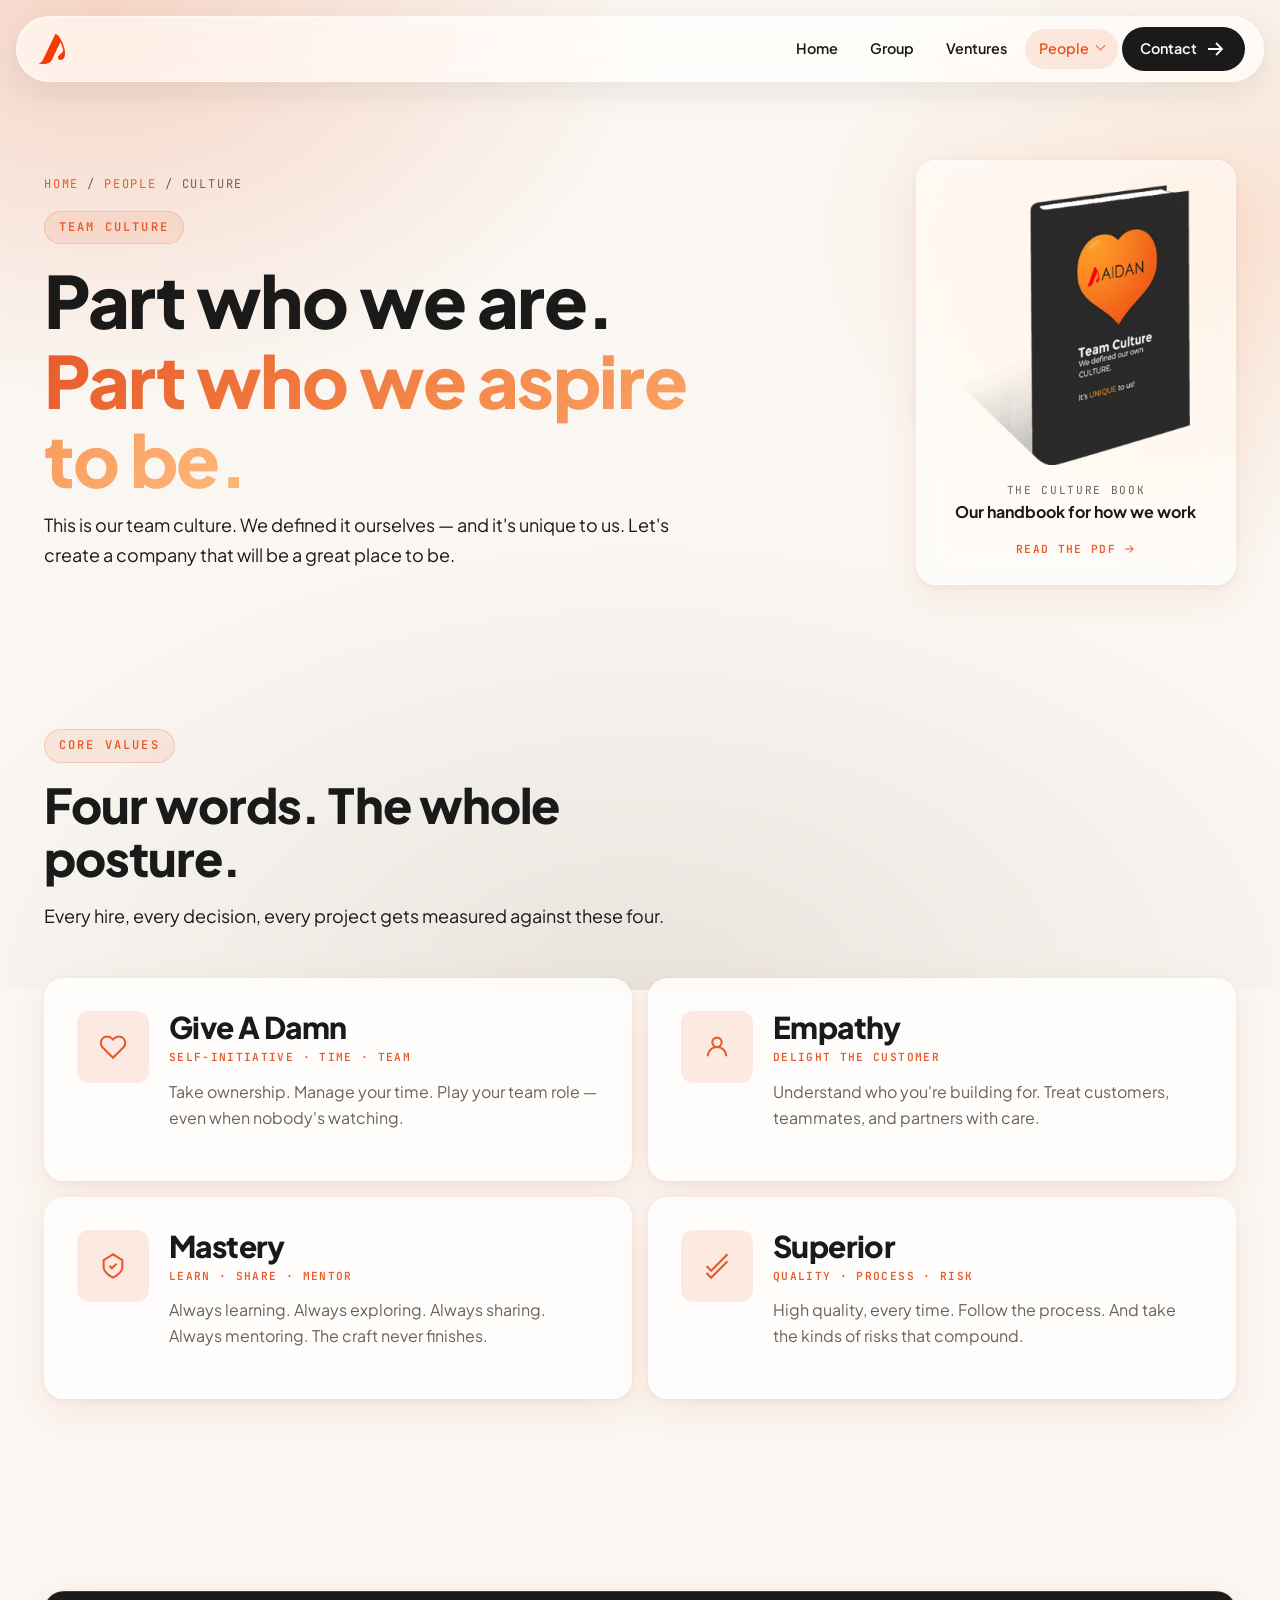
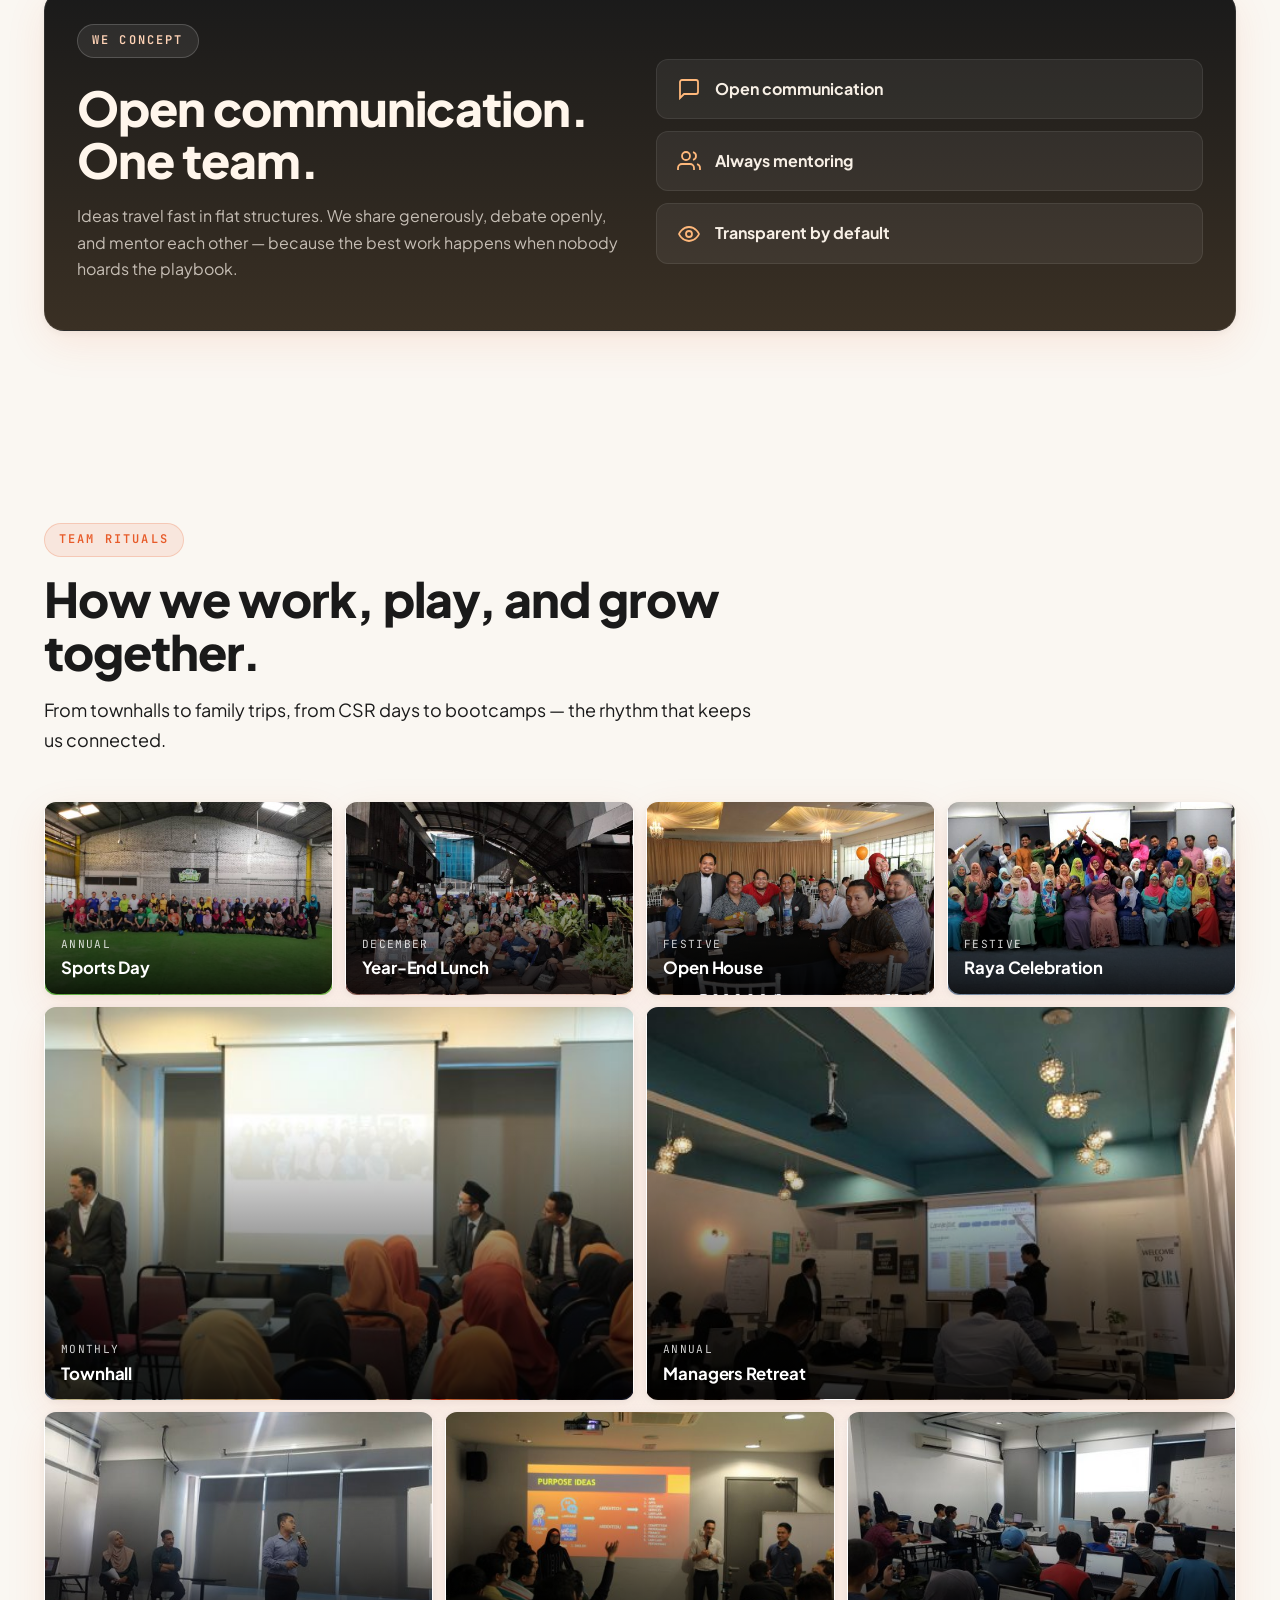
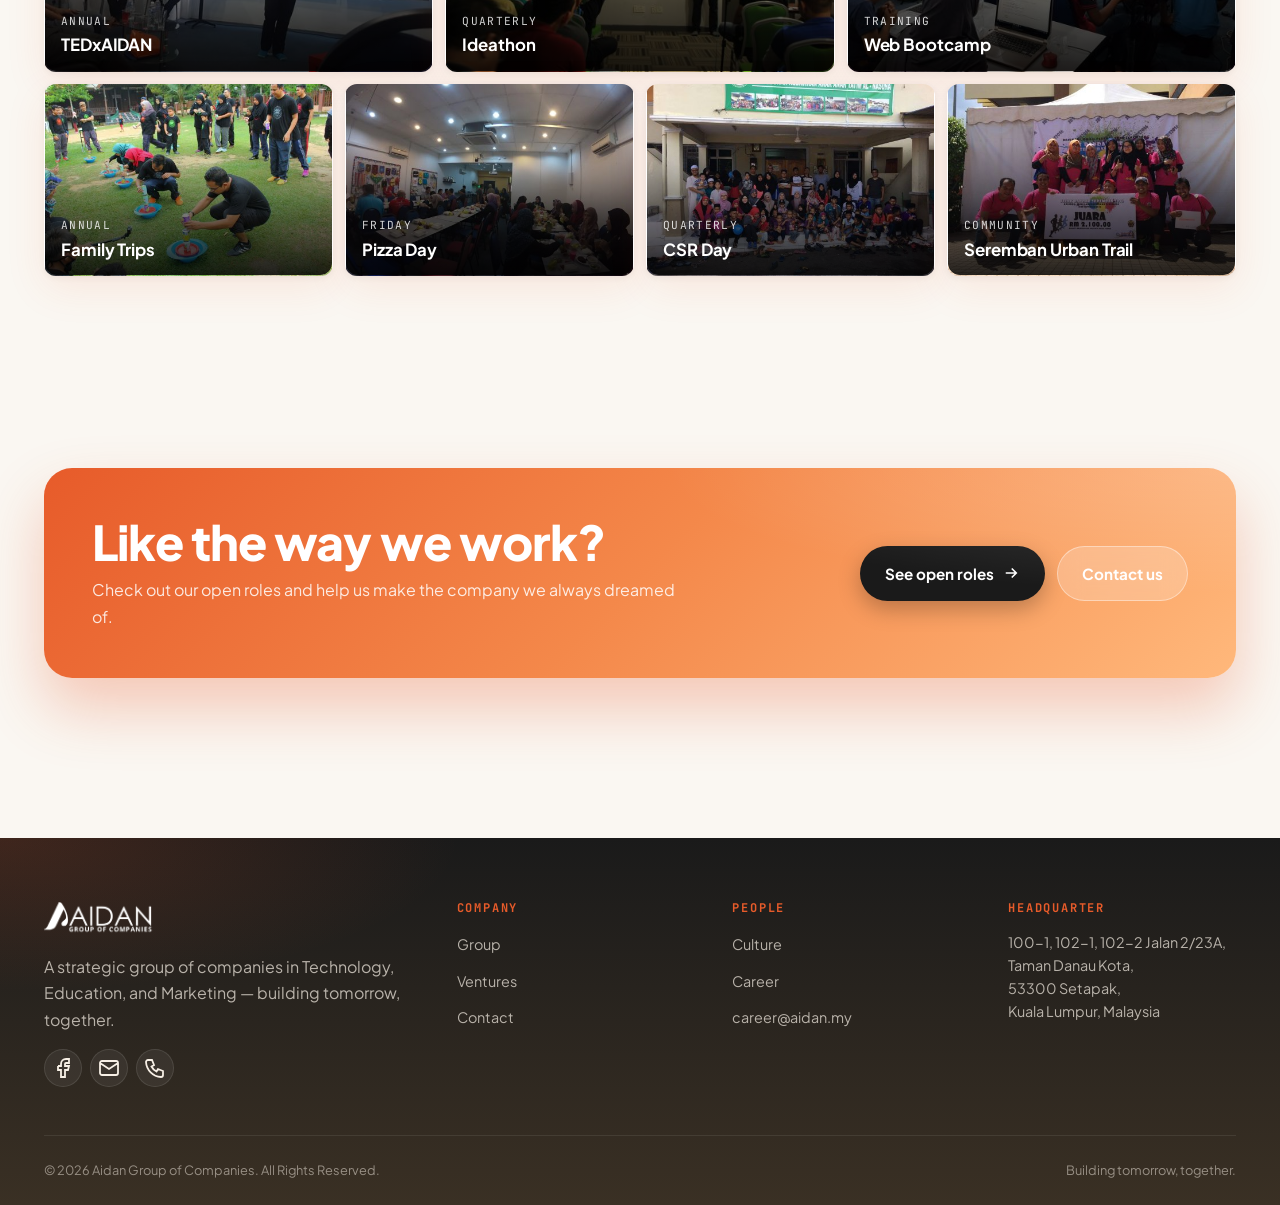
<file: people/culture/index.html>
<!DOCTYPE html>
<html lang="en" data-base="../../" data-page="culture">
<head>
  <meta charset="UTF-8" />
  <meta name="viewport" content="width=device-width, initial-scale=1.0" />
  <title>Culture — Aidan Group of Companies</title>
  <meta name="description" content="Our team culture is defined by four values — Give A Damn, Empathy, Mastery, and Superior. Part who we are, part who we aspire to be." />
  <meta name="keywords" content="Aidan culture, team culture Malaysia, company values, Give A Damn, Empathy, Mastery, Superior, TEDxAIDAN, Ideathon" />
  <meta name="author" content="Aidan Group of Companies" />
  <meta name="robots" content="index, follow, max-image-preview:large" />
  <meta name="theme-color" content="#E75B2A" />
  <link rel="canonical" href="https://aidan.my/people/culture/" />
  <link rel="icon" type="image/png" href="../../assets/images/logo-dark.png" />
  <link rel="apple-touch-icon" href="../../assets/images/logo-dark.png" />

  <!-- Open Graph -->
  <meta property="og:type" content="website" />
  <meta property="og:site_name" content="Aidan Group of Companies" />
  <meta property="og:locale" content="en_MY" />
  <meta property="og:title" content="Culture — Aidan Group of Companies" />
  <meta property="og:description" content="Give A Damn · Empathy · Mastery · Superior — our four values. Part who we are, part who we aspire to be." />
  <meta property="og:url" content="https://aidan.my/people/culture/" />
  <meta property="og:image" content="https://aidan.my/assets/images/og/culture.png" />
  <meta property="og:image:secure_url" content="https://aidan.my/assets/images/og/culture.png" />
  <meta property="og:image:type" content="image/png" />
  <meta property="og:image:width" content="1200" />
  <meta property="og:image:height" content="630" />
  <meta property="og:image:alt" content="Aidan Culture — four values that define how we work." />

  <!-- Twitter Card -->
  <meta name="twitter:card" content="summary_large_image" />
  <meta name="twitter:title" content="Culture — Aidan Group of Companies" />
  <meta name="twitter:description" content="Give A Damn · Empathy · Mastery · Superior — the values that define how we work." />
  <meta name="twitter:image" content="https://aidan.my/assets/images/og/culture.png" />

  <link rel="preconnect" href="https://fonts.googleapis.com" />
  <link rel="preconnect" href="https://fonts.gstatic.com" crossorigin />
  <link href="https://fonts.googleapis.com/css2?family=Plus+Jakarta+Sans:wght@300;400;500;600;700;800;900&family=JetBrains+Mono:wght@400;500;600;700&display=swap" rel="stylesheet" />
  <link rel="stylesheet" href="../../assets/css/styles.css" />
  <link rel="stylesheet" href="../../assets/css/reveal.css" />

  <script type="application/ld+json">
  {
    "@context": "https://schema.org",
    "@type": "BreadcrumbList",
    "itemListElement": [
      { "@type": "ListItem", "position": 1, "name": "Home", "item": "https://aidan.my/" },
      { "@type": "ListItem", "position": 2, "name": "People", "item": "https://aidan.my/people/culture/" },
      { "@type": "ListItem", "position": 3, "name": "Culture", "item": "https://aidan.my/people/culture/" }
    ]
  }
  </script>
</head>
<body>
  <div id="nav-mount"></div>

  <!-- PAGE HEADER -->
  <header class="page-header">
    <div class="container">
      <div class="page-header-inner">
        <div class="reveal">
          <div class="breadcrumb"><a href="../../">Home</a> <span>/</span> <a href="#">People</a> <span>/</span> <span>Culture</span></div>
          <span class="eyebrow">Team culture</span>
          <h1>Part who we are. <span style="background: var(--grad-sunset); -webkit-background-clip: text; background-clip: text; color: transparent;">Part who we aspire to be.</span></h1>
          <p class="lead">
            This is our team culture. We defined it ourselves — and it's unique to us.
            Let's create a company that will be a great place to be.
          </p>
        </div>
        <div class="reveal d-2">
          <a href="../../assets/docs/aidan-team-culture.pdf" target="_blank" rel="noopener" style="text-decoration: none; color: inherit; display: block;">
            <div class="glass" style="padding: 24px; text-align: center; max-width: 320px; margin-left: auto;">
              <img src="../../assets/images/culture-book.png" alt="Aidan Culture Book" style="margin: 0 auto 16px; max-height: 280px; width: auto;" />
              <div style="font-family: var(--font-mono); font-size: .7rem; letter-spacing: .15em; text-transform: uppercase; color: var(--color-muted);">The Culture Book</div>
              <div style="font-weight: 700;">Our handbook for how we work</div>
              <div style="margin-top: 14px; display: inline-flex; align-items: center; gap: 6px; font-family: var(--font-mono); font-size: .7rem; letter-spacing: .12em; text-transform: uppercase; color: var(--color-primary); font-weight: 600;">
                Read the PDF
                <svg class="ti" viewBox="0 0 24 24" style="width: 14px; height: 14px;"><path d="M5 12h14M13 6l6 6-6 6"/></svg>
              </div>
            </div>
          </a>
        </div>
      </div>
    </div>
  </header>

  <!-- VALUES -->
  <section>
    <div class="container">
      <div class="section-head reveal">
        <span class="eyebrow">Core values</span>
        <h2>Four words. The whole posture.</h2>
        <p class="lead">Every hire, every decision, every project gets measured against these four.</p>
      </div>

      <div class="bento">
        <article class="bento-card span-6 reveal">
          <div style="display: flex; gap: 20px; align-items: flex-start;">
            <div class="icon-tile lg" style="flex-shrink: 0;">
              <svg class="ti" viewBox="0 0 24 24"><path d="M20.84 4.61a5.5 5.5 0 0 0-7.78 0L12 5.67l-1.06-1.06a5.5 5.5 0 0 0-7.78 7.78l1.06 1.06L12 21.23l7.78-7.78 1.06-1.06a5.5 5.5 0 0 0 0-7.78z"/></svg>
            </div>
            <div>
              <h3 style="margin-bottom: 4px;">Give A Damn</h3>
              <p style="font-family: var(--font-mono); font-size: .7rem; letter-spacing: .12em; text-transform: uppercase; color: var(--color-primary); margin-bottom: 12px; font-weight: 600;">Self-initiative · Time · Team</p>
              <p>Take ownership. Manage your time. Play your team role — even when nobody's watching.</p>
            </div>
          </div>
        </article>

        <article class="bento-card span-6 reveal d-1">
          <div style="display: flex; gap: 20px; align-items: flex-start;">
            <div class="icon-tile lg" style="flex-shrink: 0;">
              <svg class="ti" viewBox="0 0 24 24"><circle cx="12" cy="8" r="4"/><path d="M4 20a8 8 0 0 1 16 0"/></svg>
            </div>
            <div>
              <h3 style="margin-bottom: 4px;">Empathy</h3>
              <p style="font-family: var(--font-mono); font-size: .7rem; letter-spacing: .12em; text-transform: uppercase; color: var(--color-primary); margin-bottom: 12px; font-weight: 600;">Delight the customer</p>
              <p>Understand who you're building for. Treat customers, teammates, and partners with care.</p>
            </div>
          </div>
        </article>

        <article class="bento-card span-6 reveal">
          <div style="display: flex; gap: 20px; align-items: flex-start;">
            <div class="icon-tile lg" style="flex-shrink: 0;">
              <svg class="ti" viewBox="0 0 24 24"><path d="M12 2 4 7v6c0 5 8 9 8 9s8-4 8-9V7l-8-5z"/><path d="M9 12l2 2 4-4"/></svg>
            </div>
            <div>
              <h3 style="margin-bottom: 4px;">Mastery</h3>
              <p style="font-family: var(--font-mono); font-size: .7rem; letter-spacing: .12em; text-transform: uppercase; color: var(--color-primary); margin-bottom: 12px; font-weight: 600;">Learn · Share · Mentor</p>
              <p>Always learning. Always exploring. Always sharing. Always mentoring. The craft never finishes.</p>
            </div>
          </div>
        </article>

        <article class="bento-card span-6 reveal d-1">
          <div style="display: flex; gap: 20px; align-items: flex-start;">
            <div class="icon-tile lg" style="flex-shrink: 0;">
              <svg class="ti" viewBox="0 0 24 24"><path d="M3 12l4 4 14-14"/><path d="M3 18l4 4 14-14"/></svg>
            </div>
            <div>
              <h3 style="margin-bottom: 4px;">Superior</h3>
              <p style="font-family: var(--font-mono); font-size: .7rem; letter-spacing: .12em; text-transform: uppercase; color: var(--color-primary); margin-bottom: 12px; font-weight: 600;">Quality · Process · Risk</p>
              <p>High quality, every time. Follow the process. And take the kinds of risks that compound.</p>
            </div>
          </div>
        </article>
      </div>
    </div>
  </section>

  <!-- WE CONCEPT -->
  <section>
    <div class="container">
      <div class="bento">
        <article class="bento-card span-12 dark reveal">
          <div style="display: grid; grid-template-columns: 1fr 1fr; gap: 32px; align-items: center;">
            <div>
              <span class="eyebrow on-dark">We concept</span>
              <h2 style="margin-top: 8px;">Open communication. One team.</h2>
              <p>
                Ideas travel fast in flat structures. We share generously, debate openly, and mentor each other —
                because the best work happens when nobody hoards the playbook.
              </p>
            </div>
            <div style="display: grid; gap: 12px;">
              <div style="display:flex; align-items:center; gap:14px; padding: 16px 20px; background: rgba(255,255,255,.06); border: 1px solid rgba(255,255,255,.08); border-radius: var(--radius-md);">
                <svg class="ti" viewBox="0 0 24 24" style="color: #FFB87B;"><path d="M21 15a2 2 0 0 1-2 2H7l-4 4V5a2 2 0 0 1 2-2h14a2 2 0 0 1 2 2z"/></svg>
                <div style="font-weight: 700;">Open communication</div>
              </div>
              <div style="display:flex; align-items:center; gap:14px; padding: 16px 20px; background: rgba(255,255,255,.06); border: 1px solid rgba(255,255,255,.08); border-radius: var(--radius-md);">
                <svg class="ti" viewBox="0 0 24 24" style="color: #FFB87B;"><path d="M17 21v-2a4 4 0 0 0-4-4H5a4 4 0 0 0-4 4v2"/><circle cx="9" cy="7" r="4"/><path d="M23 21v-2a4 4 0 0 0-3-3.87M16 3.13a4 4 0 0 1 0 7.75"/></svg>
                <div style="font-weight: 700;">Always mentoring</div>
              </div>
              <div style="display:flex; align-items:center; gap:14px; padding: 16px 20px; background: rgba(255,255,255,.06); border: 1px solid rgba(255,255,255,.08); border-radius: var(--radius-md);">
                <svg class="ti" viewBox="0 0 24 24" style="color: #FFB87B;"><path d="M2 12s3-7 10-7 10 7 10 7-3 7-10 7S2 12 2 12z"/><circle cx="12" cy="12" r="3"/></svg>
                <div style="font-weight: 700;">Transparent by default</div>
              </div>
            </div>
          </div>
        </article>
      </div>
    </div>
  </section>

  <!-- EVENTS / RITUALS -->
  <section>
    <div class="container">
      <div class="section-head reveal">
        <span class="eyebrow">Team rituals</span>
        <h2>How we work, play, and grow together.</h2>
        <p class="lead">From townhalls to family trips, from CSR days to bootcamps — the rhythm that keeps us connected.</p>
      </div>

      <div class="culture-gallery">
        <!-- Row 1: Festive & flagship annuals (4 × g-3) -->
        <a class="gallery-tile has-photo g-3 reveal" href="https://www.facebook.com/pg/aidangroupofcompanies/photos/?tab=album&album_id=899603453540131" target="_blank" rel="noopener" style="background-image: url('../../assets/images/people/sports-day.jpg');">
          <div class="meta">Annual</div>
          <h4>Sports Day</h4>
        </a>
        <a class="gallery-tile has-photo g-3 reveal d-1" href="https://www.facebook.com/pg/aidangroupofcompanies/photos/?tab=album&album_id=1118880198279121" target="_blank" rel="noopener" style="background-image: url('../../assets/images/people/year-end-lunch.jpg');">
          <div class="meta">December</div>
          <h4>Year-End Lunch</h4>
        </a>
        <a class="gallery-tile has-photo g-3 reveal d-2" href="https://www.facebook.com/pg/aidangroupofcompanies/photos/?tab=album&album_id=1036303096536832" target="_blank" rel="noopener" style="background-image: url('../../assets/images/people/open-house.jpg');">
          <div class="meta">Festive</div>
          <h4>Open House</h4>
        </a>
        <a class="gallery-tile has-photo g-3 reveal d-3" href="https://www.facebook.com/pg/aidangroupofcompanies/photos/?tab=album&album_id=808257159341428" target="_blank" rel="noopener" style="background-image: url('../../assets/images/people/raya-celebration.jpg');">
          <div class="meta">Festive</div>
          <h4>Raya Celebration</h4>
        </a>

        <!-- Row 2: Cadence rituals (2 × g-6) -->
        <a class="gallery-tile has-photo g-6 reveal" href="https://www.facebook.com/media/set/?set=ms.c.eJw9zdEJAEEIA9GODhNdNf03duDi~%3Bj4GBkZUOAln4viHC7DIo1AvmC7oQZXE9lhgTtFccJsCeEXPJeoHgQoXug~-~-.bps.a.1021743021326173&type=1&__tn__=HH-R" target="_blank" rel="noopener" style="background-image: url('../../assets/images/people/townhall.jpg');">
          <div class="meta">Monthly</div>
          <h4>Townhall</h4>
        </a>
        <a class="gallery-tile has-photo g-6 reveal d-1" href="https://www.facebook.com/pg/aidangroupofcompanies/photos/?tab=album&album_id=1007855692714906" target="_blank" rel="noopener" style="background-image: url('../../assets/images/people/manager-retreat.jpg');">
          <div class="meta">Annual</div>
          <h4>Managers Retreat</h4>
        </a>

        <!-- Row 3: Learning & ideas (3 × g-4) -->
        <a class="gallery-tile has-photo g-4 reveal" href="https://www.facebook.com/pg/aidangroupofcompanies/photos/?tab=album&album_id=958298604337282" target="_blank" rel="noopener" style="background-image: url('../../assets/images/people/ted-x-aidan.jpg');">
          <div class="meta">Annual</div>
          <h4>TEDxAIDAN</h4>
        </a>
        <a class="gallery-tile has-photo g-4 reveal d-1" href="https://www.facebook.com/pg/aidangroupofcompanies/photos/?tab=album&album_id=917298105103999" target="_blank" rel="noopener" style="background-image: url('../../assets/images/people/ideathon.jpg');">
          <div class="meta">Quarterly</div>
          <h4>Ideathon</h4>
        </a>
        <a class="gallery-tile has-photo g-4 reveal d-2" href="https://www.facebook.com/pg/aidangroupofcompanies/photos/?tab=album&album_id=936394539861022" target="_blank" rel="noopener" style="background-image: url('../../assets/images/people/web-bootcamp.jpg');">
          <div class="meta">Training</div>
          <h4>Web Bootcamp</h4>
        </a>

        <!-- Row 4: Community & bonding (4 × g-3) -->
        <a class="gallery-tile has-photo g-3 reveal" href="https://www.facebook.com/pg/aidangroupofcompanies/photos/?tab=album&album_id=854429961390814" target="_blank" rel="noopener" style="background-image: url('../../assets/images/people/family-day.jpg');">
          <div class="meta">Annual</div>
          <h4>Family Trips</h4>
        </a>
        <a class="gallery-tile has-photo g-3 reveal d-1" href="https://www.facebook.com/pg/aidangroupofcompanies/photos/?tab=album&album_id=865111666989310" target="_blank" rel="noopener" style="background-image: url('../../assets/images/people/pizza-day.jpg');">
          <div class="meta">Friday</div>
          <h4>Pizza Day</h4>
        </a>
        <a class="gallery-tile has-photo g-3 reveal d-2" href="https://www.facebook.com/pg/aidangroupofcompanies/photos/?tab=album&album_id=764098967090581" target="_blank" rel="noopener" style="background-image: url('../../assets/images/people/community-csr.jpg');">
          <div class="meta">Quarterly</div>
          <h4>CSR Day</h4>
        </a>
        <a class="gallery-tile has-photo g-3 reveal d-3" href="https://www.facebook.com/pg/aidangroupofcompanies/photos/?tab=album&album_id=676424709191341" target="_blank" rel="noopener" style="background-image: url('../../assets/images/people/treasure-hunt.jpg');">
          <div class="meta">Community</div>
          <h4>Seremban Urban Trail</h4>
        </a>
      </div>
    </div>
  </section>

  <!-- CTA -->
  <section>
    <div class="container">
      <div class="cta-strip reveal">
        <div>
          <h2>Like the way we work?</h2>
          <p>Check out our open roles and help us make the company we always dreamed of.</p>
        </div>
        <div class="flex gap-3 wrap">
          <a href="../career/" class="btn btn-primary">
            See open roles
            <svg class="ti" viewBox="0 0 24 24"><path d="M5 12h14M13 6l6 6-6 6"/></svg>
          </a>
          <a href="../../contact/" class="btn btn-secondary" style="background: rgba(255,255,255,.2); color: #fff; border-color: rgba(255,255,255,.4);">Contact us</a>
        </div>
      </div>
    </div>
  </section>

  <div id="footer-mount"></div>

  <script src="../../assets/js/partials.js"></script>
  <script src="../../assets/js/main.js"></script>
</body>
</html>
</file>
<file: assets/css/styles.css>
:root {
  --color-primary: #E75B2A;
  --color-primary-soft: #FF8A5C;
  --color-secondary: #4A3725;
  --color-warm-beige: #F6E6D2;
  --color-charcoal: #1A1A1A;
  --color-white: #FFFFFF;
  --color-success: #0F6B60;
  --color-warning: #E7A24A;
  --color-danger: #C73E1D;
  --color-sandstone: #E5D8C1;
  --color-stone-gray: #B8B5B0;
  --color-deep-brown: #4A3725;
  --color-text: #1A1A1A;
  --color-muted: #6B6259;
  --color-surface: #FFFFFF;

  --grad-sunset: linear-gradient(135deg, #E75B2A 0%, #F4884A 50%, #FFB87B 100%);
  --grad-charcoal: linear-gradient(180deg, #1A1A1A 0%, #3A3024 100%);
  --grad-warm: linear-gradient(135deg, #FFF4E6 0%, #FDE0C7 100%);

  --glass-bg: rgba(255, 255, 255, 0.55);
  --glass-bg-strong: rgba(255, 255, 255, 0.78);
  --glass-border: rgba(255, 255, 255, 0.45);
  --glass-shadow: 0 12px 40px rgba(231, 91, 42, 0.10), 0 2px 8px rgba(26, 26, 26, 0.06);
  --glass-shadow-hover: 0 24px 60px rgba(231, 91, 42, 0.18), 0 6px 16px rgba(26, 26, 26, 0.08);

  --radius-sm: 4px;
  --radius-md: 12px;
  --radius-lg: 20px;
  --radius-xl: 28px;
  --radius-pill: 999px;

  --space-1: 4px;
  --space-2: 8px;
  --space-3: 12px;
  --space-4: 16px;
  --space-5: 24px;
  --space-6: 32px;
  --space-7: 48px;
  --space-8: 64px;
  --space-9: 96px;

  --font-sans: 'Plus Jakarta Sans', system-ui, -apple-system, BlinkMacSystemFont, sans-serif;
  --font-mono: 'JetBrains Mono', ui-monospace, monospace;

  --ease-out: cubic-bezier(0.16, 1, 0.3, 1);
  --container: 1240px;
}

* { box-sizing: border-box; }

html { scroll-behavior: smooth; }

body {
  margin: 0;
  font-family: var(--font-sans);
  font-size: 1rem;
  line-height: 1.65;
  color: var(--color-text);
  background: #FAF7F2;
  -webkit-font-smoothing: antialiased;
  overflow-x: hidden;
}

body::before {
  content: "";
  position: fixed;
  inset: -10%;
  z-index: -1;
  background:
    radial-gradient(60% 60% at 15% 10%, rgba(231, 91, 42, 0.22) 0%, transparent 60%),
    radial-gradient(50% 50% at 90% 30%, rgba(244, 136, 74, 0.18) 0%, transparent 60%),
    radial-gradient(70% 60% at 50% 100%, rgba(74, 55, 37, 0.10) 0%, transparent 70%),
    #FAF7F2;
  pointer-events: none;
}

a { color: inherit; text-decoration: none; }

img { max-width: 100%; height: auto; display: block; }

h1, h2, h3, h4, h5 {
  font-family: var(--font-sans);
  font-weight: 800;
  letter-spacing: -0.02em;
  line-height: 1.1;
  margin: 0 0 var(--space-4);
  color: var(--color-charcoal);
}

h1 { font-size: clamp(2.5rem, 6vw, 4.5rem); font-weight: 900; }
h2 { font-size: clamp(2rem, 4.5vw, 3rem); }
h3 { font-size: clamp(1.4rem, 2.5vw, 1.875rem); }
h4 { font-size: 1.25rem; }

p { margin: 0 0 var(--space-4); color: var(--color-muted); }
p.lead { font-size: 1.125rem; color: var(--color-text); }

.container {
  width: 100%;
  max-width: var(--container);
  margin: 0 auto;
  padding: 0 var(--space-5);
}

.eyebrow {
  display: inline-flex;
  align-items: center;
  gap: var(--space-2);
  font-family: var(--font-mono);
  font-size: 0.75rem;
  font-weight: 600;
  text-transform: uppercase;
  letter-spacing: 0.18em;
  color: var(--color-primary);
  padding: 6px 14px;
  background: rgba(231, 91, 42, 0.10);
  border: 1px solid rgba(231, 91, 42, 0.22);
  border-radius: var(--radius-pill);
  margin-bottom: var(--space-4);
}

.eyebrow.on-dark {
  color: #FFD3B6;
  background: rgba(255, 255, 255, 0.08);
  border-color: rgba(255, 255, 255, 0.18);
}

/* ===== NAV ===== */
.nav {
  position: fixed;
  top: 16px;
  left: 50%;
  transform: translateX(-50%);
  width: calc(100% - 32px);
  max-width: 1280px;
  z-index: 100;
  background: rgba(255, 255, 255, 0.65);
  backdrop-filter: saturate(180%) blur(20px);
  -webkit-backdrop-filter: saturate(180%) blur(20px);
  border: 1px solid rgba(255, 255, 255, 0.6);
  border-radius: var(--radius-pill);
  box-shadow: 0 10px 30px rgba(26, 26, 26, 0.08);
  transition: top .25s var(--ease-out), padding .25s var(--ease-out);
}

.nav-inner {
  display: flex;
  align-items: center;
  justify-content: space-between;
  padding: 10px 18px 10px 22px;
}

.nav-brand {
  display: flex;
  align-items: center;
  gap: 10px;
  font-weight: 800;
  font-size: 1.05rem;
  letter-spacing: -0.01em;
  color: var(--color-charcoal);
}

.nav-brand img { height: 30px; width: auto; }

.nav-links {
  display: flex;
  align-items: center;
  gap: 4px;
  list-style: none;
  margin: 0;
  padding: 0;
}

.nav-links a {
  display: inline-flex;
  align-items: center;
  gap: 6px;
  padding: 8px 14px;
  border-radius: var(--radius-pill);
  font-weight: 600;
  font-size: 0.9rem;
  color: var(--color-charcoal);
  transition: background .2s var(--ease-out), color .2s var(--ease-out);
}

.nav-links a:hover,
.nav-links a.is-active { background: rgba(231, 91, 42, 0.12); color: var(--color-primary); }

.nav-cta {
  background: var(--color-charcoal) !important;
  color: var(--color-white) !important;
  padding: 10px 18px !important;
}
.nav-cta:hover { background: var(--color-primary) !important; color: #fff !important; }

.nav-burger {
  display: none;
  background: none;
  border: 0;
  width: 40px;
  height: 40px;
  border-radius: 50%;
  cursor: pointer;
  align-items: center;
  justify-content: center;
  color: var(--color-charcoal);
}

.nav-dropdown { position: relative; }
.nav-dropdown > a::after {
  content: '';
  width: 6px;
  height: 6px;
  border-right: 1.5px solid currentColor;
  border-bottom: 1.5px solid currentColor;
  transform: rotate(45deg) translate(-2px, -2px);
  margin-left: 2px;
}
.nav-dropdown-menu {
  position: absolute;
  top: calc(100% + 8px);
  left: 50%;
  transform: translateX(-50%) translateY(8px);
  background: rgba(255, 255, 255, 0.85);
  backdrop-filter: blur(20px) saturate(180%);
  -webkit-backdrop-filter: blur(20px) saturate(180%);
  border: 1px solid rgba(255, 255, 255, 0.7);
  border-radius: var(--radius-md);
  box-shadow: 0 20px 50px rgba(26, 26, 26, 0.12);
  padding: 8px;
  min-width: 180px;
  opacity: 0;
  visibility: hidden;
  transition: opacity .2s var(--ease-out), transform .2s var(--ease-out), visibility .2s;
  list-style: none;
  margin: 0;
}
.nav-dropdown:hover .nav-dropdown-menu,
.nav-dropdown:focus-within .nav-dropdown-menu {
  opacity: 1;
  visibility: visible;
  transform: translateX(-50%) translateY(0);
}
.nav-dropdown-menu li a {
  display: block;
  padding: 8px 14px;
  border-radius: var(--radius-sm);
  font-weight: 600;
  font-size: 0.875rem;
}

/* ===== BUTTONS ===== */
.btn {
  display: inline-flex;
  align-items: center;
  gap: 8px;
  padding: 14px 24px;
  font-family: var(--font-sans);
  font-weight: 700;
  font-size: 0.95rem;
  border-radius: var(--radius-pill);
  border: 1px solid transparent;
  cursor: pointer;
  transition: transform .2s var(--ease-out), box-shadow .2s var(--ease-out), background .2s var(--ease-out);
  text-decoration: none;
}

.btn-primary {
  background: var(--color-primary);
  color: #fff;
  box-shadow: 0 8px 22px rgba(231, 91, 42, 0.35);
}
.btn-primary:hover { transform: translateY(-2px); box-shadow: 0 14px 30px rgba(231, 91, 42, 0.45); background: #F26A37; }

.btn-secondary {
  background: rgba(255, 255, 255, 0.5);
  backdrop-filter: blur(12px);
  border-color: rgba(26, 26, 26, 0.12);
  color: var(--color-charcoal);
}
.btn-secondary:hover { border-color: var(--color-primary); color: var(--color-primary); }

.btn-ghost {
  background: transparent;
  color: var(--color-charcoal);
  padding: 10px 16px;
}
.btn-ghost:hover { color: var(--color-primary); }

.btn .ti { width: 18px; height: 18px; stroke-width: 2.2; }

/* ===== HERO ===== */
.hero {
  position: relative;
  padding: 160px 0 80px;
  overflow: hidden;
}
.hero-grid {
  display: grid;
  grid-template-columns: 1.15fr 1fr;
  gap: var(--space-7);
  align-items: center;
}
.hero h1 .accent {
  background: var(--grad-sunset);
  -webkit-background-clip: text;
  background-clip: text;
  color: transparent;
}
.hero-actions {
  display: flex;
  flex-wrap: wrap;
  gap: var(--space-3);
  margin-top: var(--space-6);
}

.hero-stats {
  display: grid;
  grid-template-columns: repeat(3, 1fr);
  gap: var(--space-4);
  margin-top: var(--space-7);
  padding-top: var(--space-5);
  border-top: 1px solid rgba(26, 26, 26, 0.08);
}
.hero-stat .num {
  font-size: 2rem;
  font-weight: 800;
  color: var(--color-primary);
  letter-spacing: -0.02em;
}
.hero-stat .label {
  font-family: var(--font-mono);
  font-size: 0.7rem;
  text-transform: uppercase;
  letter-spacing: 0.15em;
  color: var(--color-muted);
}

.hero-visual-wrap {
  position: relative;
  /* No overflow clipping here so float cards can extend outside the panel */
}
.hero-visual {
  position: relative;
  aspect-ratio: 1 / 1.05;
  border-radius: var(--radius-xl);
  overflow: hidden;
  background: var(--grad-sunset);
  box-shadow: 0 40px 80px rgba(231, 91, 42, 0.25);
}
.hero-visual img {
  width: 100%;
  height: 100%;
  object-fit: cover;
  display: block;
  filter: contrast(1.02) saturate(1.05);
}
.hero-visual::after {
  content: "";
  position: absolute;
  inset: 0;
  background:
    linear-gradient(160deg, rgba(231, 91, 42, 0.07) 0%, rgba(255, 184, 123, 0.03) 40%, rgba(74, 55, 37, 0.09) 100%);
  mix-blend-mode: overlay;
  pointer-events: none;
}
.hero-visual::before {
  content: "";
  position: absolute;
  inset: 0;
  background: linear-gradient(180deg, rgba(231, 91, 42, 0) 65%, rgba(231, 91, 42, 0.11) 100%);
  pointer-events: none;
  z-index: 1;
}
.hero-float-card {
  position: absolute;
  background: var(--glass-bg-strong);
  backdrop-filter: blur(20px) saturate(180%);
  -webkit-backdrop-filter: blur(20px) saturate(180%);
  border: 1px solid var(--glass-border);
  border-radius: var(--radius-md);
  padding: 14px 18px;
  box-shadow: var(--glass-shadow);
  display: flex;
  align-items: center;
  gap: 12px;
  font-weight: 700;
  font-size: 0.85rem;
  white-space: nowrap;
  z-index: 2;
}
.hero-float-card.fc-1 { top: 14%; left: -4%; }
.hero-float-card.fc-2 { bottom: 16%; right: -4%; }
.hero-float-card .ti { color: var(--color-primary); }
.hero-float-card .dot {
  width: 36px; height: 36px;
  background: rgba(231, 91, 42, 0.12);
  border-radius: 50%;
  display: grid;
  place-items: center;
}

/* ===== SECTIONS ===== */
section { padding: var(--space-9) 0; position: relative; }
.section-head { max-width: 720px; margin-bottom: var(--space-7); }
.section-head.center { margin-left: auto; margin-right: auto; text-align: center; }

/* ===== GLASS CARDS / BENTO ===== */
.glass {
  background: var(--glass-bg);
  backdrop-filter: blur(20px) saturate(180%);
  -webkit-backdrop-filter: blur(20px) saturate(180%);
  border: 1px solid var(--glass-border);
  border-radius: var(--radius-lg);
  box-shadow: var(--glass-shadow);
}

.bento {
  display: grid;
  grid-template-columns: repeat(12, 1fr);
  gap: var(--space-4);
}

.bento-card {
  position: relative;
  padding: var(--space-6);
  background: var(--glass-bg-strong);
  backdrop-filter: blur(20px) saturate(180%);
  -webkit-backdrop-filter: blur(20px) saturate(180%);
  border: 1px solid var(--glass-border);
  border-radius: var(--radius-lg);
  box-shadow: var(--glass-shadow);
  overflow: hidden;
  transition: transform .35s var(--ease-out), box-shadow .35s var(--ease-out);
}
.bento-card:hover { transform: translateY(-4px); box-shadow: var(--glass-shadow-hover); }
.bento-card.span-3 { grid-column: span 3; }
.bento-card.span-4 { grid-column: span 4; }
.bento-card.span-5 { grid-column: span 5; }
.bento-card.span-6 { grid-column: span 6; }
.bento-card.span-7 { grid-column: span 7; }
.bento-card.span-8 { grid-column: span 8; }
.bento-card.span-9 { grid-column: span 9; }
.bento-card.span-12 { grid-column: span 12; }
.bento-card.dark {
  background: var(--grad-charcoal);
  border-color: rgba(255, 255, 255, 0.08);
  color: #F7EFE5;
}
.bento-card.dark h2, .bento-card.dark h3, .bento-card.dark h4 { color: #FFF6EC; }
.bento-card.dark p { color: rgba(247, 239, 229, 0.75); }
.bento-card.accent {
  background: var(--grad-sunset);
  color: #fff;
  border-color: rgba(255, 255, 255, 0.3);
}
.bento-card.accent h2, .bento-card.accent h3, .bento-card.accent h4 { color: #fff; }
.bento-card.accent p { color: rgba(255, 255, 255, 0.85); }

.icon-tile {
  width: 56px;
  height: 56px;
  border-radius: var(--radius-md);
  background: rgba(231, 91, 42, 0.12);
  display: grid;
  place-items: center;
  margin-bottom: var(--space-4);
  color: var(--color-primary);
}
.icon-tile.lg { width: 72px; height: 72px; }
.icon-tile .ti { width: 28px; height: 28px; stroke-width: 1.8; }
.bento-card.dark .icon-tile { background: rgba(231, 91, 42, 0.2); color: #FFB87B; }
.bento-card.accent .icon-tile { background: rgba(255, 255, 255, 0.2); color: #fff; }

/* ===== TILT IMAGE / TEXTURE ===== */
.tile-image {
  position: relative;
  border-radius: var(--radius-md);
  overflow: hidden;
  aspect-ratio: 16/10;
  background: #f1ece4;
  margin-bottom: var(--space-4);
}
.tile-image img { width: 100%; height: 100%; object-fit: cover; }
.tile-image.contain { background: #fff; }
.tile-image.contain img { object-fit: contain; padding: 18px; }

/* ===== VALUES / FEATURE GRID ===== */
.feature-grid {
  display: grid;
  grid-template-columns: repeat(auto-fit, minmax(260px, 1fr));
  gap: var(--space-4);
}

/* ===== STATS BAND ===== */
.stats-band {
  background: var(--grad-charcoal);
  border-radius: var(--radius-xl);
  padding: var(--space-7);
  display: grid;
  grid-template-columns: repeat(4, 1fr);
  gap: var(--space-5);
  color: #fff;
  position: relative;
  overflow: hidden;
}
.stats-band::after {
  content: "";
  position: absolute;
  inset: 0;
  background: radial-gradient(60% 80% at 100% 0%, rgba(231, 91, 42, 0.4) 0%, transparent 70%);
  pointer-events: none;
}
.stat-item { position: relative; z-index: 1; }
.stat-item .num {
  font-size: 2.75rem;
  font-weight: 800;
  letter-spacing: -0.02em;
  background: var(--grad-sunset);
  -webkit-background-clip: text;
  background-clip: text;
  color: transparent;
}
.stat-item .label {
  font-family: var(--font-mono);
  font-size: 0.75rem;
  text-transform: uppercase;
  letter-spacing: 0.15em;
  color: rgba(255, 255, 255, 0.65);
}

/* ===== TAG / CHIP ===== */
.chip {
  display: inline-flex;
  align-items: center;
  gap: 6px;
  padding: 5px 12px;
  font-family: var(--font-mono);
  font-size: 0.7rem;
  font-weight: 600;
  text-transform: uppercase;
  letter-spacing: 0.1em;
  color: var(--color-primary);
  background: rgba(231, 91, 42, 0.10);
  border-radius: var(--radius-pill);
  border: 1px solid rgba(231, 91, 42, 0.18);
}
.chip-row { display: flex; flex-wrap: wrap; gap: 6px; }

/* ===== FOOTER ===== */
.footer {
  background: var(--grad-charcoal);
  color: #F7EFE5;
  padding: var(--space-8) 0 var(--space-5);
  margin-top: var(--space-8);
  position: relative;
}
.footer::before {
  content: "";
  position: absolute;
  inset: 0;
  background: radial-gradient(60% 70% at 0% 0%, rgba(231, 91, 42, 0.18) 0%, transparent 60%);
  pointer-events: none;
}
.footer .container { position: relative; z-index: 1; }
.footer-grid {
  display: grid;
  grid-template-columns: 1.6fr 1fr 1fr 1fr;
  gap: var(--space-7);
  padding-bottom: var(--space-7);
  border-bottom: 1px solid rgba(255, 255, 255, 0.08);
}
.footer h5 {
  font-family: var(--font-mono);
  font-size: 0.75rem;
  text-transform: uppercase;
  letter-spacing: 0.15em;
  color: var(--color-primary);
  font-weight: 700;
  margin-bottom: var(--space-4);
}
.footer ul { list-style: none; padding: 0; margin: 0; display: grid; gap: 10px; }
.footer ul a { color: rgba(247, 239, 229, 0.7); font-size: 0.9rem; }
.footer ul a:hover { color: #fff; }
.footer-brand { display: flex; align-items: center; gap: 10px; margin-bottom: var(--space-4); }
.footer-brand img { height: 36px; }
.footer-brand strong { font-size: 1.05rem; }
.footer-bottom {
  padding-top: var(--space-5);
  display: flex;
  justify-content: space-between;
  font-size: 0.8rem;
  color: rgba(247, 239, 229, 0.5);
  flex-wrap: wrap;
  gap: var(--space-3);
}
.social-row { display: flex; gap: 8px; }
.social-row a {
  width: 38px; height: 38px;
  border-radius: 50%;
  background: rgba(255, 255, 255, 0.06);
  border: 1px solid rgba(255, 255, 255, 0.1);
  display: grid; place-items: center;
  transition: background .2s, color .2s;
}
.social-row a:hover { background: var(--color-primary); color: #fff; border-color: transparent; }

/* ===== PAGE HEADER ===== */
.page-header {
  padding: 160px 0 var(--space-7);
  position: relative;
  overflow: hidden;
}
.page-header-inner {
  display: grid;
  grid-template-columns: 1.4fr 1fr;
  gap: var(--space-7);
  align-items: end;
}
.page-header h1 { margin-bottom: var(--space-3); }
.breadcrumb {
  font-family: var(--font-mono);
  font-size: 0.75rem;
  text-transform: uppercase;
  letter-spacing: 0.15em;
  color: var(--color-muted);
  display: flex;
  gap: 8px;
  margin-bottom: var(--space-4);
}
.breadcrumb a { color: var(--color-primary); }

/* ===== CONTACT ===== */
.contact-grid {
  display: grid;
  grid-template-columns: 1.1fr 1fr;
  gap: var(--space-5);
}
.contact-card-row {
  display: grid;
  grid-template-columns: repeat(2, 1fr);
  gap: var(--space-4);
}
.contact-card {
  padding: var(--space-5);
  background: var(--glass-bg-strong);
  border: 1px solid var(--glass-border);
  border-radius: var(--radius-md);
  box-shadow: var(--glass-shadow);
  display: flex;
  flex-direction: column;
  gap: 8px;
}
.contact-card .label {
  font-family: var(--font-mono);
  font-size: 0.7rem;
  text-transform: uppercase;
  letter-spacing: 0.15em;
  color: var(--color-muted);
}
.contact-card .value { font-weight: 700; color: var(--color-charcoal); }
.contact-card .ti { color: var(--color-primary); width: 28px; height: 28px; stroke-width: 1.8; }
form.glass-form {
  display: grid;
  gap: var(--space-3);
  padding: var(--space-6);
}
.form-row {
  display: grid;
  grid-template-columns: 1fr 1fr;
  gap: var(--space-3);
}
.field { display: flex; flex-direction: column; gap: 6px; }
.field label {
  font-family: var(--font-mono);
  font-size: 0.7rem;
  text-transform: uppercase;
  letter-spacing: 0.15em;
  color: var(--color-muted);
  font-weight: 600;
}
.field input, .field textarea, .field select {
  width: 100%;
  padding: 12px 16px;
  background: rgba(255, 255, 255, 0.7);
  border: 1px solid rgba(26, 26, 26, 0.1);
  border-radius: var(--radius-md);
  font-family: inherit;
  font-size: 0.95rem;
  color: var(--color-charcoal);
  transition: border-color .2s, box-shadow .2s, background .2s;
}
.field textarea { min-height: 130px; resize: vertical; }
.field input:focus, .field textarea:focus, .field select:focus {
  outline: 0;
  border-color: var(--color-primary);
  background: #fff;
  box-shadow: 0 0 0 4px rgba(231, 91, 42, 0.15);
}

/* ===== JOB LIST ===== */
.job-list { display: grid; gap: var(--space-3); }
.job-item {
  display: grid;
  grid-template-columns: 1fr auto auto;
  align-items: center;
  gap: var(--space-4);
  padding: 20px 24px;
  background: var(--glass-bg-strong);
  border: 1px solid var(--glass-border);
  border-radius: var(--radius-md);
  box-shadow: var(--glass-shadow);
  transition: transform .2s var(--ease-out), box-shadow .2s var(--ease-out);
}
.job-item:hover { transform: translateY(-2px); box-shadow: var(--glass-shadow-hover); }
.job-item .title { font-weight: 700; color: var(--color-charcoal); font-size: 1rem; }
.job-item .meta { font-size: 0.85rem; color: var(--color-muted); margin-top: 2px; }
.job-item .dept-chip {
  padding: 4px 10px;
  font-family: var(--font-mono);
  font-size: 0.7rem;
  letter-spacing: 0.12em;
  text-transform: uppercase;
  color: var(--color-primary);
  background: rgba(231, 91, 42, 0.08);
  border-radius: var(--radius-pill);
  font-weight: 600;
}
.job-apply {
  display: inline-flex;
  align-items: center;
  gap: 6px;
  font-weight: 700;
  color: var(--color-primary);
  font-size: 0.9rem;
}

/* ===== CULTURE GALLERY ===== */
.culture-gallery {
  display: grid;
  grid-template-columns: repeat(12, 1fr);
  gap: var(--space-3);
}
.gallery-tile {
  border-radius: var(--radius-md);
  background: var(--glass-bg-strong);
  border: 1px solid var(--glass-border);
  padding: var(--space-5);
  box-shadow: var(--glass-shadow);
  display: flex;
  flex-direction: column;
  gap: 4px;
  min-height: 120px;
  justify-content: end;
  position: relative;
  overflow: hidden;
  transition: transform .25s var(--ease-out);
}
.gallery-tile:hover { transform: translateY(-3px); }
.gallery-tile .ti {
  position: absolute;
  top: 16px;
  right: 16px;
  color: var(--color-primary);
  opacity: .5;
  width: 22px; height: 22px;
}
.gallery-tile h4 { margin: 0; font-size: 1rem; }
.gallery-tile .meta { font-family: var(--font-mono); font-size: 0.7rem; letter-spacing: 0.12em; text-transform: uppercase; color: var(--color-muted); }

/* Photo-backed gallery tiles (linked to Facebook albums) */
.gallery-tile.has-photo {
  background-color: #fff;
  background-size: cover;
  background-position: center;
  background-repeat: no-repeat;
  aspect-ratio: 3 / 2;
  min-height: 0;
  color: #fff;
  text-decoration: none;
  border-color: transparent;
  padding: var(--space-4);
  transition: transform .3s var(--ease-out), box-shadow .3s var(--ease-out);
}
.gallery-tile.has-photo::before {
  content: "";
  position: absolute;
  inset: 0;
  background: linear-gradient(180deg, rgba(0,0,0,0) 30%, rgba(0,0,0,.55) 70%, rgba(0,0,0,.85) 100%);
  border-radius: inherit;
  pointer-events: none;
  transition: background .3s var(--ease-out);
}
.gallery-tile.has-photo .meta,
.gallery-tile.has-photo h4 { position: relative; z-index: 1; }
.gallery-tile.has-photo .meta { color: rgba(255,255,255,.82); margin-bottom: 2px; }
.gallery-tile.has-photo h4 { color: #fff; font-size: 1.05rem; font-weight: 700; letter-spacing: -0.005em; }
.gallery-tile.has-photo:hover {
  transform: translateY(-4px);
  box-shadow: 0 18px 40px rgba(0,0,0,.32);
}
.gallery-tile.has-photo:hover::before {
  background: linear-gradient(180deg, rgba(0,0,0,0) 25%, rgba(0,0,0,.45) 65%, rgba(0,0,0,.85) 100%);
}

/* ===== CTA Strip ===== */
.cta-strip {
  background: var(--grad-sunset);
  border-radius: var(--radius-xl);
  padding: var(--space-7);
  display: flex;
  justify-content: space-between;
  align-items: center;
  flex-wrap: wrap;
  gap: var(--space-5);
  color: #fff;
  box-shadow: 0 30px 60px rgba(231, 91, 42, 0.3);
  position: relative;
  overflow: hidden;
}
.cta-strip::before {
  content: "";
  position: absolute;
  inset: 0;
  background: radial-gradient(80% 100% at 100% 0%, rgba(255, 255, 255, 0.18) 0%, transparent 60%);
  pointer-events: none;
}
.cta-strip h2 { color: #fff; margin: 0 0 8px; max-width: 600px; }
.cta-strip p { color: rgba(255, 255, 255, 0.85); margin: 0; max-width: 600px; }
.cta-strip .btn-primary { background: var(--color-charcoal); box-shadow: 0 8px 22px rgba(0,0,0,0.25); }
.cta-strip .btn-primary:hover { background: #fff; color: var(--color-primary); }

/* ===== UTILS ===== */
.muted { color: var(--color-muted); }
.center { text-align: center; }
.mt-3 { margin-top: var(--space-3); }
.mt-4 { margin-top: var(--space-4); }
.mt-5 { margin-top: var(--space-5); }
.mt-6 { margin-top: var(--space-6); }
.mb-0 { margin-bottom: 0; }
.flex { display: flex; }
.gap-3 { gap: var(--space-3); }
.gap-4 { gap: var(--space-4); }
.items-center { align-items: center; }
.wrap { flex-wrap: wrap; }

/* ===== ICON HELPER ===== */
.ti {
  width: 24px;
  height: 24px;
  stroke-width: 1.8;
  stroke: currentColor;
  fill: none;
  display: inline-block;
  vertical-align: middle;
  flex-shrink: 0;
}

/* ===== VENTURES PAGE — equal-height cards ===== */
[data-page="ventures"] .bento { grid-auto-rows: 1fr; }
[data-page="ventures"] .bento-card { display: flex; flex-direction: column; }

/* ===== RESPONSIVE ===== */
@media (max-width: 980px) {
  .hero-grid, .page-header-inner, .contact-grid { grid-template-columns: 1fr; }
  .bento-card.span-6, .bento-card.span-4, .bento-card.span-8 { grid-column: span 12; }
  .bento-card.span-3 { grid-column: span 6; }
  [data-page="ventures"] #others .bento-card.span-4 { grid-column: span 6; }
  .stats-band { grid-template-columns: repeat(2, 1fr); }
  .footer-grid { grid-template-columns: 1fr 1fr; }
  .form-row { grid-template-columns: 1fr; }
  .nav-links { display: none; }
  .nav-burger { display: grid; }
  .nav-links.is-open {
    display: grid;
    position: absolute;
    top: calc(100% + 10px);
    left: 0; right: 0;
    background: rgba(255, 255, 255, 0.92);
    backdrop-filter: blur(20px);
    border-radius: var(--radius-md);
    padding: var(--space-3);
    gap: 2px;
    box-shadow: 0 20px 50px rgba(0,0,0,0.12);
  }
  .nav-links.is-open .nav-dropdown-menu { position: static; opacity: 1; visibility: visible; transform: none; box-shadow: none; background: transparent; border: 0; padding-left: 14px; }
  .culture-gallery { grid-template-columns: repeat(2, 1fr); }
  .gallery-tile { grid-column: span 2 !important; }
  .hero { padding-top: 130px; }
  .page-header { padding-top: 130px; }
  .hero-float-card { font-size: 0.78rem; padding: 10px 14px; }
  .hero-float-card .dot { width: 30px; height: 30px; }
  .hero-float-card.fc-1 { top: 8%; left: 4%; }
  .hero-float-card.fc-2 { bottom: 10%; right: 4%; }
  .stats-band { padding: var(--space-6) var(--space-5); }
  .stat-item .num { font-size: 2rem; }
  section { padding: var(--space-7) 0; }
  .contact-card-row { grid-template-columns: 1fr; }
  .cta-strip { padding: var(--space-6); }
  .job-item { grid-template-columns: 1fr; }
  .job-item .dept-chip { justify-self: start; }
}

@media (max-width: 560px) {
  .footer-grid { grid-template-columns: 1fr; }
  .stats-band { grid-template-columns: 1fr 1fr; }
  .hero-stats { grid-template-columns: 1fr 1fr; }
  .culture-gallery { grid-template-columns: 1fr; }
  .gallery-tile { grid-column: span 1 !important; }
}

/* Bento gallery spans for >=981 */
@media (min-width: 981px) {
  .gallery-tile.g-4 { grid-column: span 4; }
  .gallery-tile.g-3 { grid-column: span 3; }
  .gallery-tile.g-6 { grid-column: span 6; }
  .gallery-tile.g-5 { grid-column: span 5; }
  .gallery-tile.g-7 { grid-column: span 7; }
  .gallery-tile.g-8 { grid-column: span 8; }
}
</file>
<file: assets/css/reveal.css>
.reveal { opacity: 0; transform: translateY(24px); transition: opacity .8s cubic-bezier(.16,1,.3,1), transform .8s cubic-bezier(.16,1,.3,1); }
.reveal.is-visible { opacity: 1; transform: none; }
.reveal.d-1 { transition-delay: .08s; }
.reveal.d-2 { transition-delay: .16s; }
.reveal.d-3 { transition-delay: .24s; }
.reveal.d-4 { transition-delay: .32s; }
</file>
